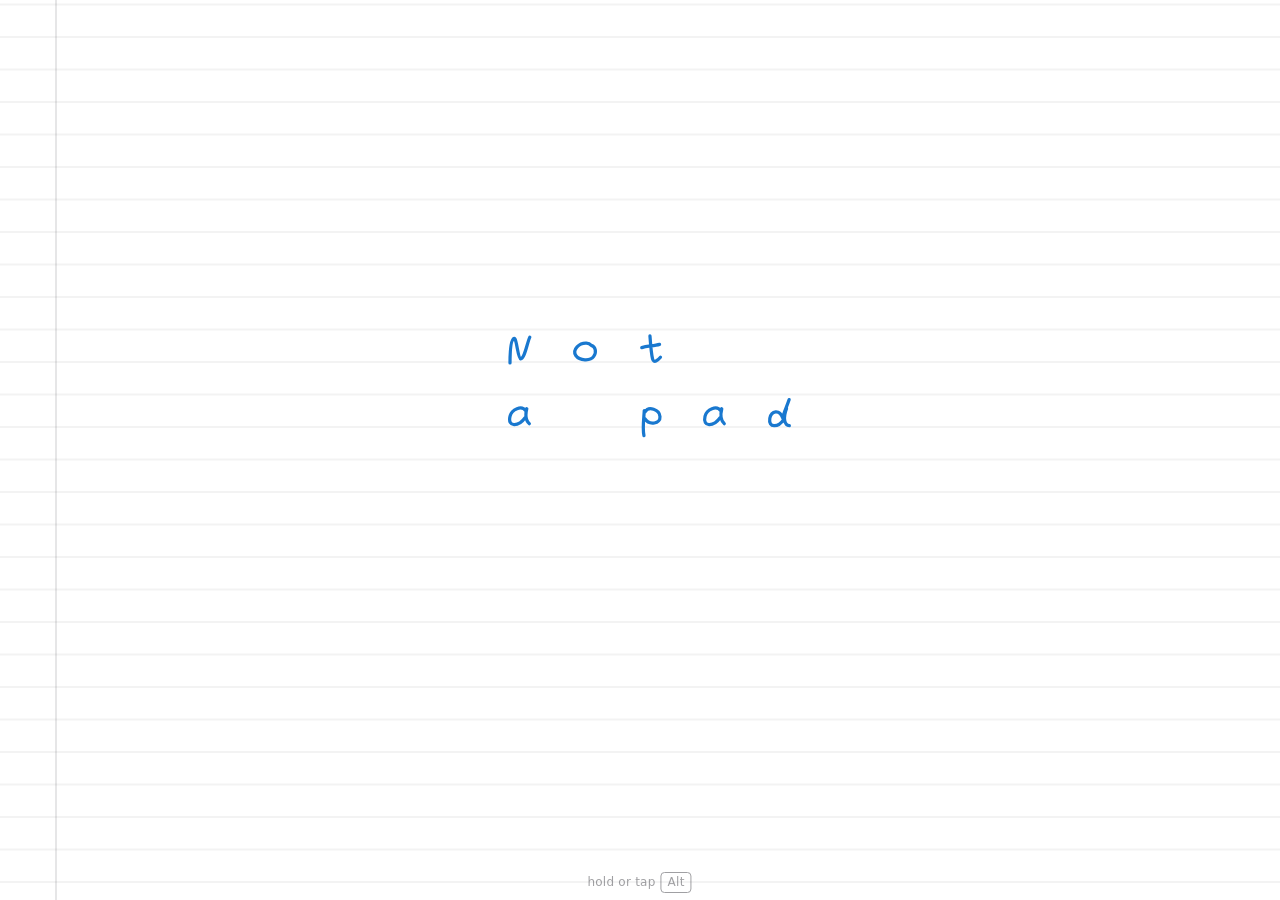
<file: site/index.html>
<!doctype html>
<html lang="en">
<head>
  <meta charset="utf-8" />
  <meta name="viewport" content="width=device-width, initial-scale=1, viewport-fit=cover" />
  <title>not-a-padSVG</title>
  <meta name="color-scheme" content="light dark" />
  <meta name="theme-color" content="#ffffff" media="(prefers-color-scheme: light)" />
  <meta name="theme-color" content="#16181c" media="(prefers-color-scheme: dark)" />
  <meta name="description" content="A workshop for building a composable SVG UI library, with small experiments you can try in X-Ray." />
  <link rel="stylesheet" href="./ui/preview-tile.css" />
  <link rel="stylesheet" href="./ui/agents/motion.css" />
  <link rel="stylesheet" href="./ui/budgeting/motion.css" />
  <link rel="stylesheet" href="./ui/pets/motion.css" />
  <link rel="stylesheet" href="./ui/inventory/motion.css" />
  <style>
    /* Layout: one sheet of paper. The wordmark sits on the prototype's 560x440 plane, centred.
       No visible words. The x-ray shows the tasks to come as icon tiles snapped to a canvas grid,
       placed at reveal time clear of the wordmark and the thumb.
       Blue = the user's ink, graphite = the app's ink, on every paper.
       Two inks only: light and dark, following the device unless the viewer picks one (data-scheme).
       Customisation is the paper ruling, drawn as SVG patterns registered to the wordmark. */
    :root { --paper: #ffffff; --blue: #1978cf; --ink: #202027; --kl: 1; --kt: 1; color-scheme: light; }
    @media (prefers-color-scheme: dark) { :root:not([data-theme="light"]):not([data-scheme="light"]) { --paper: #16181c; --blue: #5ea9f4; --ink: #e7e9ed; --kl: 1.55; --kt: 1.15; color-scheme: dark; } }
    :root[data-theme="dark"]:not([data-scheme="light"]), :root[data-scheme="dark"] { --paper: #16181c; --blue: #5ea9f4; --ink: #e7e9ed; --kl: 1.55; --kt: 1.15; color-scheme: dark; }
    :root {
      --rule: color-mix(in srgb, var(--ink) calc(32% * var(--kl)), transparent);
      --rule-faint: color-mix(in srgb, var(--ink) calc(14% * var(--kl)), transparent);
      --mono: ui-monospace, "SF Mono", "Cascadia Mono", "Segoe UI Mono", Menlo, Consolas, "Liberation Mono", monospace;
    }
    * { box-sizing: border-box; }
    html, body { width: 100%; height: 100%; margin: 0; overflow: hidden; background: var(--paper); color: var(--ink); }

    .sr-only {
      position: absolute; width: 1px; height: 1px; padding: 0; margin: -1px;
      overflow: hidden; clip: rect(0 0 0 0); white-space: nowrap; border: 0;
    }
    #probe {
      position: fixed; left: 0; top: 0; visibility: hidden; pointer-events: none;
      padding: env(safe-area-inset-top, 0px) env(safe-area-inset-right, 0px)
               env(safe-area-inset-bottom, 0px) env(safe-area-inset-left, 0px);
    }

    #app {
      position: fixed; inset: 0; width: 100%;
      height: 100%; height: 100dvh;
      overflow: hidden; background-color: var(--paper);
      font-family: var(--mono); color: var(--ink);
      cursor: pointer; touch-action: none;
      user-select: none; -webkit-user-select: none;
      -webkit-touch-callout: none; -webkit-tap-highlight-color: transparent;
    }

    /* ---------- the wordmark (prototype sizing, unchanged) ---------- */
    .stage {
      position: absolute; inset: 0; display: grid; place-items: center;
      padding: env(safe-area-inset-top, 0px) env(safe-area-inset-right, 0px)
               env(safe-area-inset-bottom, 0px) env(safe-area-inset-left, 0px);
      pointer-events: none;
    }
    #mark {
      pointer-events: auto; display: block; margin: 0; padding: 0;
      border: 0; background: none; color: inherit; font: inherit;
      cursor: pointer; border-radius: 10px; outline: none;
      -webkit-tap-highlight-color: transparent;
    }
    #mark:focus-visible { outline: 1px dashed var(--rule); outline-offset: 4px; }
    .art {
      display: block; width: min(96vw, 560px); height: auto;
      max-height: min(67dvh, 500px); overflow: visible;
    }
    #app[data-composing] { touch-action: auto; }
    #app[data-composing] #hint { visibility: hidden; }
    #phone-keyboard {
      position: absolute; z-index: 4;
      inset: max(6px, env(safe-area-inset-top)) max(10px, env(safe-area-inset-right))
             max(10px, env(safe-area-inset-bottom)) max(10px, env(safe-area-inset-left));
      --keyboard-ink: var(--ink);
      --keyboard-paper: var(--paper);
      --keyboard-accent: #136e65;
    }
    :root[data-scheme="dark"] #phone-keyboard,
    :root[data-theme="dark"]:not([data-scheme="light"]) #phone-keyboard { --keyboard-accent: #8dd8d0; }
    @media (prefers-color-scheme: dark) {
      :root:not([data-theme="light"]):not([data-scheme="light"]) #phone-keyboard { --keyboard-accent: #8dd8d0; }
    }
    .brand-letter, .reveal-letter {
      fill: none; stroke-width: 3.25; stroke-linecap: round; stroke-linejoin: round;
    }
    .brand-letter { stroke: var(--blue); }
    .reveal-letter { stroke: var(--ink); }
    .construction { color: var(--ink); }
    .construction path, .construction circle {
      stroke: currentColor; fill: none; stroke-width: 1; vector-effect: non-scaling-stroke;
    }
    .construction .hidden { opacity: min(1, calc(.24 * var(--kl))); stroke-dasharray: 3 5; }
    .construction .witness { opacity: min(1, calc(.17 * var(--kl))); }
    .construction .node { opacity: min(1, calc(.29 * var(--kl))); }

    /* ---------- x-ray visibility ---------- */
    .xr { opacity: 0; transition: opacity 150ms ease-out; }
    .is-on .xr { opacity: 1; transition: opacity 60ms linear; }

    .xi { opacity: 0; transition: opacity 90ms linear; }
    .is-on .xi { opacity: 1; transition: opacity 240ms ease var(--d, 0ms); }
    .is-on .xi.stowed { opacity: 0; }
    .instant, .instant * { transition: none !important; }

    /* ---------- overlay marks (press point, movement, input surface) ---------- */
    #marks { position: absolute; inset: 0; width: 100%; height: 100%; pointer-events: none; overflow: visible; z-index: 2; }
    #marks path, #marks circle { fill: none; stroke: var(--ink); stroke-width: 1; stroke-linecap: round; }
    #marks .proposed { stroke-dasharray: 3 5; opacity: min(1, calc(.3 * var(--kl))); }
    #marks .witness { opacity: min(1, calc(.22 * var(--kl))); }
    #marks .press-ring { opacity: min(1, calc(.3 * var(--kl))); }
    #marks .press-node { fill: var(--ink); stroke: none; opacity: min(1, calc(.45 * var(--kl))); }
    #marks .movement { stroke-dasharray: 4 6; opacity: min(1, calc(.5 * var(--kl))); }
    #marks .movement-head { opacity: min(1, calc(.7 * var(--kl))); stroke-width: 1.25; }
    #marks .station-path { opacity: min(1, calc(.29 * var(--kl))); stroke-dasharray: 0 5; }
    #marks .station-reveal { stroke: white; stroke-width: 3; --dur: 420ms; }
    #move[hidden] { display: none; }

    /* ---------- x-ray layer ---------- */
    #xray { position: absolute; inset: 0; z-index: 3; pointer-events: none; }
    #xray .station.stowed { visibility: hidden; }

    #want {
      position: absolute; left: 0; top: 0; width: 176px; height: 128px; padding: 0;
      border: 0; background: none; color: var(--ink); cursor: pointer; pointer-events: none;
      -webkit-tap-highlight-color: transparent;
    }
    #want[aria-disabled="true"] { cursor: default; }
    #want:focus-visible { outline: 1px dashed var(--ink); outline-offset: 3px; }
    #want svg { display: block; width: 100%; height: 100%; pointer-events: none; }
    #want-count {
      fill: currentColor; font: 800 78px/1 ui-sans-serif, system-ui, sans-serif;
      font-variant-numeric: tabular-nums; letter-spacing: -.045em;
    }
    #want-label { fill: none; stroke: var(--blue); stroke-width: 2; stroke-linecap: round; stroke-linejoin: round; }
    #want-underline { stroke-width: 1.2; }
    #want:not([aria-disabled="true"]):is(:active, .armed) #want-count { fill-opacity: .72; }

    /* Task tiles: dashed = proposed, i.e. coming. */
    .tile {
      position: absolute; left: 0; top: 0; transform-origin: 50% 50%; margin: 0; padding: 0;
      border: 0; background: none; color: inherit; font: inherit; border-radius: 6px;
      cursor: pointer; pointer-events: none; outline: none; -webkit-tap-highlight-color: transparent;
    }
    .tile.stowed, .ai.stowed { visibility: hidden; }
    .tile[data-status="concept"] { --status-mark: '○'; --status-ink: var(--ink); }
    .tile[data-status="planned"] { --status-mark: '–'; --status-ink: #527eb5; }
    .tile[data-status="cooking"] { --status-mark: '•'; --status-ink: #bd8044; }
    .tile[data-status="iterating"] { --status-mark: '◐'; --status-ink: #258e83; }
    .tile[data-status="added-to-library"] { --status-mark: '✓'; --status-ink: #598e5b; }
    .tile[data-status]::after {
      content: var(--status-mark); position: absolute; inset: 1px 3px auto auto;
      pointer-events: none; font: 10px/1 system-ui, sans-serif;
      color: color-mix(in srgb, var(--status-ink) 70%, var(--ink));
      opacity: .68;
    }
    .tile[data-experiment] { display: grid; place-items: center; }
    .tile[data-experiment] > .ic { position: absolute; inset: 0; }
    .tile[data-experiment] > .keyboard-launcher-art { position: relative; width: 58%; height: auto; pointer-events: none; }
    .tile[data-experiment] .frame { stroke-dasharray: none; }

    /* AI badges: any model or agent can plug into the agents hub. Dashed = proposed. */
    .ai {
      position: absolute; left: 0; top: 0; margin: 0; padding: 0; border: 0; background: none;
      color: inherit; border-radius: 50%; cursor: pointer; pointer-events: none; outline: none;
      -webkit-tap-highlight-color: transparent;
      opacity: 0; transition: opacity 90ms linear;
    }
    .is-on .ai { opacity: 1; transition: opacity 260ms ease var(--d, 0ms); }
    .ai .ic { width: 100%; height: 100%; }
    .ai .ring { fill: var(--paper); stroke: var(--ink); stroke-width: 1; vector-effect: non-scaling-stroke; opacity: min(1, calc(.34 * var(--kl))); }
    .ai .ast-bg { fill: var(--paper); stroke: none; }
    .ast { fill: none; stroke: var(--ink); stroke-width: 1.3; stroke-linecap: round; opacity: min(1, calc(.85 * var(--kt))); }
    .ai.soon .logo, .ai.soon .logo-s { opacity: min(1, calc(.55 * var(--kt))); }

    /* The footnote: vertical, in a bottom corner, the one word on the page. */
    #soon {
      position: absolute; left: 0; top: 0; margin: 0; display: flex; align-items: center; gap: 5px;
      writing-mode: vertical-rl; transform-origin: 0 0;
      font-size: 10px; letter-spacing: .14em; line-height: 1; white-space: nowrap;
      opacity: 0; pointer-events: none;
    }
    .is-on #soon { opacity: min(1, calc(.6 * var(--kt))); transition: opacity 260ms ease var(--d, 0ms); }
    .is-on #soon.stowed { opacity: 0; }
    #soon svg { width: 9px; height: 9px; overflow: visible; }
    .ai .logo { fill: var(--ink); opacity: min(1, calc(.78 * var(--kt))); }
    .ai .logo-s { fill: none; stroke: var(--ink); stroke-width: 1.6; stroke-linecap: round; stroke-linejoin: round; opacity: min(1, calc(.78 * var(--kt))); }
    .ai:hover .ring, .ai.armed .ring, .ai:focus-visible .ring, .ai.play .ring { stroke-width: 1.5; opacity: min(1, calc(.7 * var(--kl))); }
    .ai.play .ic { animation: pulse .45s ease both; }
    #marks .plug { stroke-dasharray: 2 4; opacity: min(1, calc(.2 * var(--kl))); }
    #marks .plug.out { animation: plug-out .5s linear 3; opacity: min(1, calc(.45 * var(--kl))); }
    #marks .plug.in { animation: plug-in .4s linear 2; opacity: min(1, calc(.5 * var(--kl))); }
    @keyframes plug-out { to { stroke-dashoffset: -12; } }
    @keyframes plug-in { to { stroke-dashoffset: 12; } }
    /* hidden-until-played parts */
    .steam, .spark, .rep, .bub, .wave { opacity: 0; }

    /* ---------- the little demos, one per task ---------- */
    @keyframes rewrite { 0%, 16% { stroke-dashoffset: 0 } 18%, 36% { stroke-dashoffset: 1.02 } 100% { stroke-dashoffset: 0 } }
    @keyframes flow { from { stroke-dashoffset: 0 } to { stroke-dashoffset: -.36 } }
    @keyframes meet { 0% { transform: none } 28%, 44% { transform: translate(14px, 6px) } 66%, 82% { transform: translate(21px, 12px) } 100% { transform: none } }
    @keyframes flip { 0% { transform: none } 22% { transform: scaleX(.06) } 44%, 100% { transform: none } }
    @keyframes steam { 0% { opacity: 0; transform: translateY(4px) } 45% { opacity: .75 } 100% { opacity: 0; transform: translateY(-5px) } }
    @keyframes ring-a { 0% { transform: none } 22% { transform: translateX(-7px) } 60%, 100% { transform: none } }
    @keyframes ring-b { 0% { transform: none } 22% { transform: translateX(7px) } 60%, 100% { transform: none } }
    @keyframes spark { 0%, 52% { transform: scale(0) rotate(0); opacity: 0 } 66% { transform: scale(1.2) rotate(45deg); opacity: 1 } 100% { transform: scale(0) rotate(90deg); opacity: 0 } }
    @keyframes lift { 0%, 100% { transform: none } 18% { transform: translateY(-8px) } 38% { transform: none } 58% { transform: translateY(-8px) } 78% { transform: none } }
    @keyframes rep { 0% { opacity: 0 } 8%, 86% { opacity: 1 } 100% { opacity: 0 } }
    @keyframes shuffle { 0%, 100% { transform: none } 32%, 66% { transform: translate(var(--tx), var(--ty)) rotate(var(--rot)) } }
    @keyframes land { 0% { opacity: 0; transform: translateY(-10px) } 28% { opacity: 1; transform: none } 38% { transform: translateY(-3px) } 48%, 100% { opacity: 1; transform: none } }
    @keyframes spin { to { transform: rotate(90deg) } }
    @keyframes sway { 0%, 100% { transform: none } 25% { transform: rotate(-7deg) } 70% { transform: rotate(6deg) } }
    @keyframes clink-a { 0%, 100% { transform: none } 35%, 55% { transform: rotate(13deg) } }
    @keyframes clink-b { 0%, 100% { transform: none } 35%, 55% { transform: rotate(-13deg) } }
    @keyframes hop { 0%, 100% { transform: none } 50% { transform: translateY(-4px) } }
    @keyframes press { 0%, 100% { transform: none } 50% { transform: scale(.5) } }
    @keyframes whisk { 0%, 100% { transform: none } 25% { transform: rotate(-14deg) } 75% { transform: rotate(14deg) } }
    @keyframes slide { 0% { opacity: 0; transform: translateX(10px) } 30%, 100% { opacity: 1; transform: none } }
    @keyframes nope { 20% { transform: translateX(-3px) } 40% { transform: translateX(3px) } 60% { transform: translateX(-2px) } 80% { transform: translateX(2px) } }

    .play .meet { animation: meet 2s cubic-bezier(.5, 0, .3, 1) both; }
    .play .page { animation: flip 1.9s ease both; transform-origin: 0 50%; }
    .play .ln { animation: rewrite 1.9s ease both; animation-delay: var(--ad, 0s); }
    .play .steam { animation: steam 1s ease-out 2 both; animation-delay: var(--ad, 0s); }
    .play .ring-a { animation: ring-a 1.8s cubic-bezier(.5, 0, .3, 1) both; }
    .play .ring-b { animation: ring-b 1.8s cubic-bezier(.5, 0, .3, 1) both; }
    .play .spark { animation: spark 1.8s ease both; }
    .play .bell { animation: lift 1.9s ease-in-out both; }
    .play .rep { animation: rep 1.9s ease both; animation-delay: var(--ad, 0s); }
    .play .arrow { stroke-dasharray: .14 .1; animation: flow .5s linear 4 both; }
    .play .circ { animation: rewrite 1.9s ease both; }
    .play .rnd { animation: shuffle 1.8s cubic-bezier(.5, 0, .3, 1) both; }
    .play .land { animation: land 1.6s ease both; }
    .play .rays { animation: spin 1.9s ease-in-out both; }
    .play .sway { animation: sway 1.9s ease-in-out both; transform-origin: 50% 100%; }
    .play .clink-a { animation: clink-a 1.6s ease both; transform-origin: 50% 100%; }
    .play .clink-b { animation: clink-b 1.6s ease both; transform-origin: 50% 100%; }
    .play .heart { animation: pulse .5s ease .55s both; }
    .play .hop { animation: hop .6s ease both; animation-delay: var(--ad, 0s); }
    .play .key { animation: press .3s ease both; animation-delay: var(--ad, 0s); }
    .play .whisk { animation: whisk .9s ease-in-out 2 both; transform-origin: 50% 100%; }
    .play .bub { animation: steam 1s ease-out 2 both; animation-delay: var(--ad, 0s); }
    .play .ring-card { animation: nope .4s ease 3; }
    .play .wave { animation: rep 1.6s ease both; animation-delay: var(--ad, 0s); }
    .play .slide { animation: slide 1.9s ease both; }

    /* ---------- paper rulings (app's ink, faint) ---------- */
    #paper { position: absolute; inset: 0; width: 100%; height: 100%; pointer-events: none; z-index: 0; }
    #paper .rl { fill: none; stroke: var(--ink); opacity: min(1, calc(.11 * var(--kl))); }
    #paper .rl.major { opacity: min(1, calc(.2 * var(--kl))); }
    #paper .rl.minor { opacity: min(1, calc(.065 * var(--kl))); }
    #paper .dot { fill: var(--ink); stroke: none; opacity: min(1, calc(.3 * var(--kl))); }
    #paper .margin { fill: none; stroke: var(--ink); stroke-width: 1; opacity: min(1, calc(.22 * var(--kl))); }

    /* Paper picker: swatches drawn with the same ruling, plus light/dark. */
    #papers {
      position: absolute; left: 0; top: 0; display: flex; gap: 2px; padding: 3px;
      border: 1px solid var(--rule); background: var(--paper); border-radius: 4px;
    }
    .pbtn {
      width: 38px; height: 44px; display: grid; place-items: center; margin: 0; padding: 0;
      border: 0; background: none; color: var(--ink); border-radius: 3px; cursor: pointer;
      pointer-events: none; outline: none; -webkit-tap-highlight-color: transparent;
    }
    .pbtn .ic { width: 26px; height: 26px; }
    .pbtn .sw-frame { fill: var(--paper); stroke: var(--ink); stroke-width: 1; opacity: min(1, calc(.4 * var(--kl))); }
    .pbtn .sw-l { fill: none; stroke: var(--ink); stroke-width: .8; opacity: min(1, calc(.45 * var(--kl))); }
    .pbtn .sw-d { fill: var(--ink); opacity: min(1, calc(.55 * var(--kl))); }
    .pbtn[aria-pressed="true"] .sw-frame { stroke-width: 1.6; opacity: min(1, calc(.85 * var(--kt))); }
    .pbtn.sep { margin-left: 5px; }
    #papers.vert { flex-direction: column; }
    #papers.vert .pbtn { height: 40px; }
    #papers.vert .pbtn.sep { margin-left: 0; margin-top: 5px; }
    #papers.grid { display: grid; grid-template-columns: repeat(4, 38px); }
    #papers.grid .pbtn.sep { margin-left: 0; }
    .pbtn:hover, .pbtn.armed { background: color-mix(in srgb, var(--ink) calc(9% * var(--kl)), transparent); }
    .pbtn:focus-visible { outline: 1.5px solid var(--ink); outline-offset: -2px; }

    /* Links: a small solid title block, icons only. Solid = exists. */
    #links {
      position: absolute; left: 0; top: 0; display: flex; gap: 2px; padding: 3px;
      border: 1px solid var(--rule); background: var(--paper); border-radius: 4px;
    }
    .ilink {
      width: 44px; height: 44px; display: grid; place-items: center; border-radius: 3px;
      color: var(--ink); pointer-events: none; outline: none; -webkit-tap-highlight-color: transparent;
    }
    .ilink .ic { width: 22px; height: 22px; overflow: visible; }
    .ilink .logo-gh { fill: var(--ink); opacity: min(1, calc(.8 * var(--kt))); }
    .ilink .star { fill: var(--paper); stroke: var(--ink); stroke-width: 1.1; stroke-linejoin: round; transition: fill 160ms; }
    .ilink:hover .star, .ilink.armed .star, .ilink:focus-visible .star { fill: var(--blue); stroke: var(--blue); }
    .ilink:hover, .ilink.armed { background: color-mix(in srgb, var(--ink) calc(9% * var(--kl)), transparent); }
    .ilink:focus-visible { outline: 1.5px solid var(--ink); outline-offset: -2px; }
    .ilink.nope { animation: nope .42s ease; }
    #app.is-on :is(.tile, .ai, .pbtn, .ilink, #want) { pointer-events: auto; }

    /* ---------- the quiet hint: press, hold, follow a path to a tile ---------- */
    #hint {
      position: absolute; left: 50%; z-index: 1; width: 76px; height: 30px; margin: 0;
      bottom: calc(env(safe-area-inset-bottom, 0px) + 9px); transform: translateX(-50%);
      opacity: min(1, calc(.62 * var(--kt))); transition: opacity 700ms ease; pointer-events: none;
    }
    #hint svg { display: block; width: 100%; height: 100%; overflow: visible; }
    #hint .s { fill: none; stroke: var(--ink); stroke-width: 1.25; stroke-linecap: round; stroke-linejoin: round; }
    #hint .h-dot { fill: var(--ink); transform-box: fill-box; transform-origin: center; animation: h-dot 3.8s ease-in-out infinite; }
    #hint .h-ring { transform-box: fill-box; transform-origin: center; animation: h-ring 3.8s ease-in-out infinite; }
    #hint .h-path { stroke-dasharray: 1 2; stroke-dashoffset: 1.02; animation: h-path 3.8s ease-in-out infinite; }
    #hint .h-head { animation: h-head 3.8s ease-in-out infinite; }
    #hint .h-tile { stroke-dasharray: 2 2.5; transform-box: fill-box; transform-origin: center; animation: h-tile 3.8s ease-in-out infinite; }
    @keyframes h-dot { 0%, 100% { transform: none } 8%, 72% { transform: scale(.75) } 84% { transform: none } }
    @keyframes h-ring { 0%, 6% { transform: scale(.3); opacity: 0 } 30%, 72% { transform: none; opacity: 1 } 86%, 100% { transform: none; opacity: 0 } }
    @keyframes h-path { 0%, 30% { stroke-dashoffset: 1.02; opacity: 1 } 54%, 72% { stroke-dashoffset: 0; opacity: 1 } 86%, 100% { stroke-dashoffset: 0; opacity: 0 } }
    @keyframes h-head { 0%, 52% { opacity: 0 } 56%, 72% { opacity: 1 } 86%, 100% { opacity: 0 } }
    @keyframes h-tile { 0%, 54% { opacity: 0; transform: scale(.6) } 62%, 74% { opacity: 1; transform: none } 88%, 100% { opacity: 0; transform: none } }
    #app[data-hint="1"] #hint { opacity: min(1, calc(.3 * var(--kt))); }
    #app[data-hint="2"] #hint { opacity: 0; }
    #app.is-on #hint { opacity: 0; transition-duration: 120ms; }

    #touchhint { display: none; }
    @media (hover: none), (pointer: coarse) {
      #hint { width: auto; height: auto; bottom: calc(env(safe-area-inset-bottom, 0px) + 12px);
              opacity: min(1, calc(.42 * var(--kt))); }
      #hint svg { display: none; }
      #touchhint { display: block; font: 12px/1 ui-sans-serif, system-ui, sans-serif; letter-spacing: .02em; color: var(--ink); }
      #app[data-hint="1"] #hint, #app[data-hint="2"] #hint { opacity: min(1, calc(.26 * var(--kt))); }
      #app.is-on #hint { opacity: 0; }
    }

    /* The desktop hint shows the next toggle action whenever Alt isn't being used to peek. */
    #keyhint { display: none; }
    @media (hover: hover) and (pointer: fine) {
      #hint { width: auto; height: auto; white-space: nowrap; bottom: calc(env(safe-area-inset-bottom, 0px) + 12px);
              opacity: min(1, calc(.42 * var(--kt))); }
      #hint svg { display: none; }
      #app:not([data-xray="peek"]) #keyhint { display: block; }
      #keyhint { font: 12px/1 ui-sans-serif, system-ui, sans-serif; letter-spacing: .02em; color: var(--ink); }
      #keyhint kbd { font: inherit; padding: 2px 6px 3px; margin: 0 1px; border: 1px solid currentColor; border-radius: 4px; }
      #keyhint [data-hint-for] { display: none; }
      #app[data-xray="off"] [data-hint-for="off"],
      #app[data-xray="kept"] [data-hint-for="kept"] { display: inline; }
      #app[data-hint="1"] #hint, #app[data-hint="2"] #hint { opacity: min(1, calc(.26 * var(--kt))); }
      #app.alt-hint-flash[data-xray="off"] #hint { opacity: .9; transition-duration: 150ms; }
      #app[data-xray="peek"] #hint { opacity: 0; }
      #app[data-xray="kept"] #hint { opacity: min(1, calc(.42 * var(--kt))); transition-duration: 250ms; }
    }

    @media (prefers-reduced-motion: reduce) {
      .xi, .is-on .xi { transition: none !important; }
      .xr, .is-on .xr { transition: opacity 120ms linear; }
      #hint * { animation: none !important; }
      #app #hint { transition: none !important; }
      #hint .h-path { stroke-dashoffset: 0; }
    }
  </style>
</head>
<body>
  <div id="probe" aria-hidden="true"></div>
  <div id="app" data-xray="off" data-hint="0">
    <h1 class="sr-only">not-a-padSVG</h1>

    <!-- Paper ruling. Pattern units are the wordmark's plane: one rule = the 32.5-unit half-step between
         the Not and a pad baselines; the grid's origin sits on the S-V-G registration line. -->
    <svg id="paper" aria-hidden="true" xmlns="http://www.w3.org/2000/svg">
      <defs>
        <pattern id="pat-ruled" patternUnits="userSpaceOnUse" width="65" height="32.5">
          <path class="rl" d="M -1 0 H 66 M -1 32.5 H 66" />
        </pattern>
        <pattern id="pat-grid" patternUnits="userSpaceOnUse" width="16.25" height="16.25">
          <path class="rl" d="M 0 0 V 16.25 M 16.25 0 V 16.25 M 0 0 H 16.25 M 0 16.25 H 16.25" />
        </pattern>
        <pattern id="pat-graph" patternUnits="userSpaceOnUse" width="32.5" height="32.5">
          <path class="rl minor" d="M 8.125 0 V 32.5 M 16.25 0 V 32.5 M 24.375 0 V 32.5 M 0 8.125 H 32.5 M 0 16.25 H 32.5 M 0 24.375 H 32.5" />
          <path class="rl major" d="M 0 0 V 32.5 M 32.5 0 V 32.5 M 0 0 H 32.5 M 0 32.5 H 32.5" />
        </pattern>
        <pattern id="pat-dots" patternUnits="userSpaceOnUse" width="16.25" height="16.25">
          <circle class="dot" cx="0" cy="0" r="1" /><circle class="dot" cx="16.25" cy="0" r="1" />
          <circle class="dot" cx="0" cy="16.25" r="1" /><circle class="dot" cx="16.25" cy="16.25" r="1" />
        </pattern>
        <pattern id="pat-iso" patternUnits="userSpaceOnUse" width="28.146" height="16.25">
          <path class="rl" d="M 0 0 L 28.146 16.25 M 0 16.25 L 28.146 0 M 0 0 V 16.25 M 14.073 0 V 16.25 M 28.146 0 V 16.25" />
        </pattern>
      </defs>
      <rect id="paper-fill" x="0" y="0" width="100%" height="100%" fill="url(#pat-ruled)" />
      <path id="paper-margin" class="margin" d="" />
    </svg>

    <div class="stage">
      <button id="mark" type="button" aria-pressed="false" aria-label="not-a-padSVG. X-Ray" aria-describedby="hint-desc">
        <svg class="art" viewBox="0 0 560 440" xmlns="http://www.w3.org/2000/svg" role="img" aria-labelledby="mark-title mark-desc">
          <title id="mark-title">not-a-padSVG wordmark</title>
          <desc id="mark-desc">Blue handwritten "Not" above "a pad". In the x-ray, black handwritten S, V, G appear in a column beneath the d.</desc>
          <defs>
            <mask id="reg-wipe" maskUnits="userSpaceOnUse" x="437" y="164" width="20" height="252">
              <rect class="wipe-y" style="--d:640ms;--dur:340ms" x="437" y="166" width="20" height="250" fill="#fff" />
            </mask>
          </defs>
          <g class="brand-letter">
            <!-- NOT -->
            <g transform="translate(160 121) rotate(-5)">
              <path d="M -11 11 C -10 0 -8 -12 -5 -13 C -2 -14 -3 7 0 8 C 4 8 8 -8 11 -13" />
            </g>
            <g transform="translate(225 121) rotate(3)">
              <path d="M 6 -6 C 10 -5 12 0 9 5 C 6 10 -5 10 -9 5 C -13 -1 -6 -8 1 -8 C 3 -8 5 -7 6 -6 Z" />
            </g>
            <g transform="translate(290 121) rotate(-4)">
              <path d="M 1 -15 C 1 -5 1 3 2 8 C 3 13 7 10 10 7 M -8 -4 C -2 -5 5 -5 10 -6" />
            </g>
            <g transform="translate(160 186) rotate(-2)">
              <path d="M 6 -5 C 2 -11 -8 -7 -10 0 C -13 11 -2 11 5 2 M 7 -7 C 5 0 6 5 9 8" />
            </g>
            <!-- PAD -->
            <g transform="translate(290 186) rotate(3)">
              <path d="M -6 -5 C -6 2 -7 13 -5 20 M -5 -4 C -2 -10 9 -7 10 0 C 11 7 0 10 -5 3" />
            </g>
            <g transform="translate(355 186) rotate(-2)">
              <path d="M 6 -5 C 2 -11 -8 -7 -10 0 C -13 11 -2 11 5 2 M 7 -7 C 5 0 6 5 9 8" />
            </g>
            <g transform="translate(420 186) rotate(4)">
              <path d="M 8 -17 C 6 -9 3 -3 3 2 C -1 -7 -9 -5 -10 3 C -11 13 -1 12 4 3 M 6 -8 C 3 2 5 9 10 9" />
            </g>
          </g>

          <g class="xr" aria-hidden="true">
            <!-- Registration: S, V, G share the vertical beneath the d. Drawn after the letters, to explain them. -->
            <g class="construction">
              <g mask="url(#reg-wipe)"><path class="hidden" d="M 447 172 L 447 412" /></g>
              <path class="witness pen" pathLength="1" style="--d:700ms;--dur:90ms" d="M 433 190 H 442" />
              <path class="witness pen" pathLength="1" style="--d:770ms;--dur:90ms" d="M 433 263 H 442" />
              <path class="witness pen" pathLength="1" style="--d:840ms;--dur:90ms" d="M 433 335 H 442" />
              <path class="witness pen" pathLength="1" style="--d:910ms;--dur:90ms" d="M 433 406 H 442" />
              <g class="pop" style="--d:720ms"><circle class="node" cx="447" cy="190" r="2" /></g>
              <g class="pop" style="--d:790ms"><circle class="node" cx="447" cy="263" r="2" /></g>
              <g class="pop" style="--d:860ms"><circle class="node" cx="447" cy="335" r="2" /></g>
              <g class="pop" style="--d:930ms"><circle class="node" cx="447" cy="406" r="2" /></g>
            </g>
            <g transform="translate(420 260) rotate(-5)"><g class="reveal-letter">
              <path class="pen" pathLength="1" style="--d:0ms;--dur:260ms" d="M 9 -9 C 5 -15 -10 -10 -9 -4 C -8 0 4 -2 8 3 C 13 10 -3 15 -10 8" />
            </g></g>
            <g transform="translate(420 332) rotate(2)"><g class="reveal-letter">
              <path class="pen" pathLength="1" style="--d:250ms;--dur:220ms" d="M -11 -11 C -8 -4 -3 7 0 12 C 3 8 9 -5 11 -12" />
            </g></g>
            <g transform="translate(420 402) rotate(-3)"><g class="reveal-letter">
              <path class="pen" pathLength="1" style="--d:470ms;--dur:240ms" d="M 10 -11 C 3 -15 -8 -9 -10 0 C -11 10 0 13 8 7 C 9 5 9 1 9 -1 L -1 0" />
            </g></g>
          </g>
        </svg>
      </button>
    </div>

    <svg id="marks" class="xr" aria-hidden="true" xmlns="http://www.w3.org/2000/svg">
      <defs>
        <mask id="input-wipe" maskUnits="userSpaceOnUse" x="0" y="0" width="100%" height="100%">
          <rect id="input-wipe-rect" class="wipe-x" style="--d:820ms;--dur:420ms" x="0" y="0" width="0" height="20" fill="#fff" />
        </mask>
        <mask id="papers-path-wipe" maskUnits="userSpaceOnUse" x="0" y="0" width="100%" height="100%">
          <path class="station-reveal pen" pathLength="1" />
        </mask>
        <mask id="links-path-wipe" maskUnits="userSpaceOnUse" x="0" y="0" width="100%" height="100%">
          <path class="station-reveal pen" pathLength="1" />
        </mask>
        <mask id="want-path-wipe" maskUnits="userSpaceOnUse" x="0" y="0" width="100%" height="100%">
          <path class="station-reveal pen" pathLength="1" />
        </mask>
      </defs>
      <!-- a proposed edge where a phone keyboard would rise: the app draws its own input surface -->
      <g id="input-surface">
        <path id="input-line" class="proposed" mask="url(#input-wipe)" d="" />
        <path id="input-ticks" class="witness pen" pathLength="1" style="--d:1150ms;--dur:120ms" d="" />
      </g>
      <g id="press">
        <circle class="press-ring pen" pathLength="1" style="--d:0ms;--dur:200ms" r="18" cx="0" cy="0" />
        <circle class="press-node" r="2" cx="0" cy="0" />
      </g>
      <g id="ai-links"></g>
      <g id="station-paths">
        <path class="station-path" data-station="papers" mask="url(#papers-path-wipe)" />
        <path class="station-path" data-station="links" mask="url(#links-path-wipe)" />
        <path class="station-path" data-station="want" mask="url(#want-path-wipe)" />
      </g>
      <g id="move" hidden>
        <path class="movement" d="" />
        <path class="movement-head" d="" />
      </g>
    </svg>

    <!-- The x-ray. No visible words; screen readers get them from the labels. -->
    <section id="xray" class="xr" aria-label="X-ray">
      <p class="sr-only">A showcase for a composable SVG interface library. X-Ray holds small experiments in artwork, motion, and interaction. Hold Alt to peek or tap Alt to keep X-Ray open. On a touch screen, hold or tap the wordmark. Select a tile to try its preview or open the phone keyboard.</p>

      <button class="tile" type="button" data-experiment="phone-keyboard" data-status="iterating"
              aria-label="Phone keyboard. Iterating." title="Phone keyboard · Iterating">
        <svg class="ic" viewBox="0 0 56 56" aria-hidden="true">
          <rect class="frame" x="2" y="2" width="52" height="52" rx="6"/>
        </svg>
      </button>
      <button class="tile" type="button" data-task="lists" aria-label="Lists. Coming soon. Play a preview.">
        <svg class="ic" viewBox="-7 -7 62 62" aria-hidden="true">
          <g class="pop"><rect class="frame" x="-6" y="-6" width="60" height="60" rx="5" /></g>
          <rect class="g pen" x="7" y="9" width="8" height="8" rx="1.5" />
          <path class="b pen" d="M20 13 c3 -2.5 5 2.5 8 0 s5 -2.5 9 0" />
          <rect class="g pen" x="7" y="20" width="8" height="8" rx="1.5" />
          <path class="b pen" d="M20 24 c3 -2.5 5 2.5 8 0 s4 -2 6 0" />
          <rect class="g pen" x="7" y="31" width="8" height="8" rx="1.5" />
          <path class="b pen" d="M20 35 c3 -2.5 5 2.5 8 0 s6 -2.5 11 0" />
          <path class="g fx tick" pathLength="1" style="--ad:.1s" d="M8.8 13 l2.2 2.3 l4.2 -5" />
          <path class="g fx tick" pathLength="1" style="--ad:.45s" d="M8.8 24 l2.2 2.3 l4.2 -5" />
          <path class="g fx tick" pathLength="1" style="--ad:.8s" d="M8.8 35 l2.2 2.3 l4.2 -5" />
        </svg>
      </button>

      <button class="tile" type="button" data-task="calendar" aria-label="Calendar and meetings. Coming soon. Play a preview.">
        <svg class="ic" viewBox="-7 -7 62 62" aria-hidden="true">
          <g class="pop"><rect class="frame" x="-6" y="-6" width="60" height="60" rx="5" /></g>
          <rect class="g pen" x="6" y="10" width="36" height="32" rx="3" />
          <path class="g pen" d="M6 18 H42" />
          <path class="g pen" d="M15 6 V13" />
          <path class="g pen" d="M33 6 V13" />
          <g class="pop">
            <circle class="gf" cx="31" cy="24" r="1" /><circle class="gf" cx="37" cy="24" r="1" />
            <circle class="gf" cx="12" cy="30.5" r="1" /><circle class="gf" cx="19" cy="30.5" r="1" /><circle class="gf" cx="26" cy="30.5" r="1" /><circle class="gf" cx="33" cy="30.5" r="1" />
            <circle class="gf" cx="12" cy="37" r="1" /><circle class="gf" cx="19" cy="37" r="1" /><circle class="gf" cx="26" cy="37" r="1" /><circle class="gf" cx="33" cy="37" r="1" />
          </g>
          <rect class="b pen meet" x="10" y="21.8" width="13" height="4.6" rx="1.5" />
        </svg>
      </button>

      <button class="tile" type="button" data-task="daily" aria-label="Daily notes. Coming soon. Play a preview.">
        <svg class="ic" viewBox="-7 -7 62 62" aria-hidden="true">
          <g class="pop"><rect class="frame" x="-6" y="-6" width="60" height="60" rx="5" /></g>
          <g class="page">
            <path class="g pen" d="M11 6 H30 L38 14 V42 H11 Z" />
            <path class="g pen" d="M30 6 V14 H38" />
            <path class="b pen ln" d="M16 21 c3 -2 5 2 8 0 s5 -2 9 0" />
            <path class="b pen ln" style="--ad:.12s" d="M16 28 c3 -2 5 2 8 0 s4 -2 7 0" />
            <path class="b pen ln" style="--ad:.24s" d="M16 35 c3 -2 4 2 6 0" />
          </g>
        </svg>
      </button>

      <button id="agents-tile" class="tile" type="button"></button>

      <button class="tile" type="button" data-task="meals" aria-label="Meal plans. Coming soon. Play a preview.">
        <svg class="ic" viewBox="-7 -7 62 62" aria-hidden="true">
          <g class="pop"><rect class="frame" x="-6" y="-6" width="60" height="60" rx="5" /></g>
          <circle class="g pen" cx="24" cy="28" r="11" />
          <circle class="g pen faint" cx="24" cy="28" r="7" />
          <path class="b pen" d="M20.5 28 c1.5 -3 5.5 -3 7 0 c-1.5 3 -5.5 3 -7 0 z" />
          <path class="g pen" d="M5.5 16 V21 Q8 25 10.5 21 V16" />
          <path class="g pen" d="M8 23 V40" />
          <path class="g pen" d="M41 40 V16 Q37 19 37.5 28 H41" />
          <path class="g steam" style="--ad:0s" d="M20 13 c-1.6 -1.6 1.6 -3.2 0 -4.8" />
          <path class="g steam" style="--ad:.2s" d="M24 12 c-1.6 -1.6 1.6 -3.2 0 -4.8" />
          <path class="g steam" style="--ad:.4s" d="M28 13 c-1.6 -1.6 1.6 -3.2 0 -4.8" />
        </svg>
      </button>

      <button class="tile" type="button" data-task="wedding" aria-label="Wedding plans. Coming soon. Play a preview.">
        <svg class="ic" viewBox="-7 -7 62 62" aria-hidden="true">
          <g class="pop"><rect class="frame" x="-6" y="-6" width="60" height="60" rx="5" /></g>
          <g class="ring-a"><circle class="g pen" cx="18" cy="29" r="9" /></g>
          <g class="ring-b">
            <circle class="g pen" cx="30" cy="29" r="9" />
            <path class="b pen" d="M27 16 L30 12 L33 16 L30 20 Z" />
          </g>
          <path class="g spark" d="M41 6 V13 M37.5 9.5 H44.5" />
        </svg>
      </button>

      <button class="tile" type="button" data-task="workout" aria-label="Workout plans. Coming soon. Play a preview.">
        <svg class="ic" viewBox="-7 -7 62 62" aria-hidden="true">
          <g class="pop"><rect class="frame" x="-6" y="-6" width="60" height="60" rx="5" /></g>
          <g class="bell">
            <path class="g pen" d="M12 22 H36" />
            <rect class="g pen" x="8" y="14" width="5" height="16" rx="1.5" />
            <rect class="g pen" x="35" y="14" width="5" height="16" rx="1.5" />
            <rect class="g pen" x="4.5" y="17" width="3.5" height="10" rx="1" />
            <rect class="g pen" x="40" y="17" width="3.5" height="10" rx="1" />
          </g>
          <path class="g pen faint" d="M6 41 H42" />
          <path class="b rep" style="--ad:.3s" d="M21 37 V32.5" />
          <path class="b rep" style="--ad:1.05s" d="M27 37 V32.5" />
        </svg>
      </button>

      <button class="tile" type="button" data-task="explain" aria-label="Technical explanations. Coming soon. Play a preview.">
        <svg class="ic" viewBox="-7 -7 62 62" aria-hidden="true">
          <g class="pop"><rect class="frame" x="-6" y="-6" width="60" height="60" rx="5" /></g>
          <rect class="g pen" x="4" y="8" width="15" height="10" rx="1.5" />
          <rect class="g pen" x="29" y="8" width="15" height="10" rx="1.5" />
          <rect class="g pen" x="16.5" y="32" width="15" height="10" rx="1.5" />
          <path class="g pen arrow" d="M19.5 13 H28" />
          <path class="g pen" d="M25.5 10.5 L28.3 13 L25.5 15.5" />
          <path class="g pen arrow" d="M36.5 18.5 L28 31" />
          <path class="g pen" d="M28.1 26.8 L28 31 L31.9 29.4" />
          <path class="b pen circ" d="M2.5 12.5 C2 5 21 4.5 21 12.5 C21 20 4 20.5 3.5 14" />
        </svg>
      </button>

      <button class="tile" type="button" data-task="random" aria-label="Random stuff. Coming soon. Play a preview.">
        <svg class="ic" viewBox="-7 -7 62 62" aria-hidden="true">
          <g class="pop"><rect class="frame" x="-6" y="-6" width="60" height="60" rx="5" /></g>
          <path class="g pen rnd" style="--tx:16px;--ty:-14px;--rot:120deg" d="M8 36 L14 26 L20 36 Z" />
          <circle class="g pen rnd" style="--tx:-18px;--ty:16px;--rot:0deg" cx="34" cy="13" r="5" />
          <path class="b pen rnd" style="--tx:6px;--ty:22px;--rot:-30deg" d="M7 12 c3 -4 6 4 9 0 s6 4 9 0" />
          <rect class="g pen rnd" style="--tx:-14px;--ty:-18px;--rot:45deg" x="29" y="29" width="10" height="10" rx="1.5" />
          <g class="pop"><circle class="gf rnd" style="--tx:10px;--ty:-8px;--rot:0deg" cx="24" cy="24" r="1.8" /></g>
        </svg>
      </button>

      <button id="budgeting-tile" class="tile" type="button"></button>

      <button class="tile" type="button" data-task="journal" aria-label="Journaling. Coming soon. Play a preview.">
        <svg class="ic" viewBox="-7 -7 62 62" aria-hidden="true">
          <g class="pop"><rect class="frame" x="-6" y="-6" width="60" height="60" rx="5" /></g>
          <path class="g pen" d="M 24 12 C 18 9 10 9 6 11 V 38 C 10 36 18 36 24 39 C 30 36 38 36 42 38 V 11 C 38 9 30 9 24 12 Z" />
          <path class="g pen" d="M 24 12 V 39" />
          <path class="b pen ln" d="M 10 18 c 3 -1.5 6 1.5 10 0" />
          <path class="b pen ln" style="--ad:.12s" d="M 10 24 c 3 -1.5 6 1.5 10 0" />
          <path class="b pen ln" style="--ad:.24s" d="M 10 30 c 3 -1.5 4 1.5 7 0" />
          <path class="g pen land" d="M 33 10 V 22 L 35.5 19.5 L 38 22 V 10" />
        </svg>
      </button>

      <button class="tile" type="button" data-task="travel" aria-label="Travel planning. Coming soon. Play a preview.">
        <svg class="ic" viewBox="-7 -7 62 62" aria-hidden="true">
          <g class="pop"><rect class="frame" x="-6" y="-6" width="60" height="60" rx="5" /></g>
          <path class="g pen" d="M 6 12 L 17 8 L 31 12 L 42 8 V 36 L 31 40 L 17 36 L 6 40 Z" />
          <path class="g pen faint" d="M 17 8 V 36" />
          <path class="g pen faint" d="M 31 12 V 40" />
          <path class="b pen ln" d="M 10 34 C 14 27 20 31 24 23 S 33 20 36 17" />
          <path class="g pen land" d="M 37 5 c -2.6 0 -4.5 2 -4.5 4.4 c 0 3.2 4.5 7.6 4.5 7.6 s 4.5 -4.4 4.5 -7.6 c 0 -2.4 -1.9 -4.4 -4.5 -4.4 z" />
        </svg>
      </button>

      <button class="tile" type="button" data-task="vacation" aria-label="Vacation planning. Coming soon. Play a preview.">
        <svg class="ic" viewBox="-7 -7 62 62" aria-hidden="true">
          <g class="pop"><rect class="frame" x="-6" y="-6" width="60" height="60" rx="5" /></g>
          <g class="rays"><circle class="g pen" cx="39" cy="9" r="3.6" /><path class="g pen" d="M 39 1.5 V 3.5 M 39 14.5 V 16.5 M 31.5 9 H 33.5 M 44.5 9 H 46.5 M 33.7 3.7 L 35.1 5.1 M 42.9 12.9 L 44.3 14.3 M 33.7 14.3 L 35.1 12.9 M 42.9 5.1 L 44.3 3.7" /></g>
          <g class="sway">
            <path class="g pen" d="M 8 25 A 14 14 0 0 1 36 25 Q 31.3 22 26.7 25 Q 22 22 17.3 25 Q 12.7 22 8 25 Z" />
            <path class="g pen" d="M 22 25 V 41" />
          </g>
          <path class="b pen" d="M 4 43 c 3 -2 5 2 8 0 s 5 -2 8 0 s 5 2 8 0 s 5 -2 8 0 s 5 2 8 0" />
        </svg>
      </button>

      <button class="tile" type="button" data-task="date" aria-label="Date planning. Coming soon. Play a preview.">
        <svg class="ic" viewBox="-7 -7 62 62" aria-hidden="true">
          <g class="pop"><rect class="frame" x="-6" y="-6" width="60" height="60" rx="5" /></g>
          <g class="clink-a">
            <path class="g pen" d="M 12 16 H 21 Q 21 27 16.5 29 Q 12 27 12 16 Z" />
            <path class="g pen" d="M 16.5 29 V 39 M 12.5 39.5 H 20.5" />
          </g>
          <g class="clink-b">
            <path class="g pen" d="M 27 16 H 36 Q 36 27 31.5 29 Q 27 27 27 16 Z" />
            <path class="g pen" d="M 31.5 29 V 39 M 27.5 39.5 H 35.5" />
          </g>
          <path class="b pen heart" d="M 24 8 c -1.5 -2.4 -5 -1.3 -5 1 c 0 2.2 5 5 5 5 s 5 -2.8 5 -5 c 0 -2.3 -3.5 -3.4 -5 -1 z" />
        </svg>
      </button>

      <button id="pets-tile" class="tile" type="button"></button>

      <button class="tile" type="button" data-task="family" aria-label="Keeping track of your family. Coming soon. Play a preview.">
        <svg class="ic" viewBox="-7 -7 62 62" aria-hidden="true">
          <g class="pop"><rect class="frame" x="-6" y="-6" width="60" height="60" rx="5" /></g>
          <path class="b pen ln" d="M 15 10 Q 24 2 33 10" />
          <path class="b pen ln" style="--ad:.15s" d="M 24 6.5 V 19" />
          <g class="hop" style="--ad:.2s"><circle class="g pen" cx="15" cy="15" r="4.5" /><path class="g pen" d="M 7 35 c 0 -7 4 -11 8 -11 s 8 4 8 11" /></g>
          <g class="hop" style="--ad:.35s"><circle class="g pen" cx="33" cy="15" r="4.5" /><path class="g pen" d="M 25 35 c 0 -7 4 -11 8 -11 s 8 4 8 11" /></g>
          <g class="hop" style="--ad:.5s"><circle class="g pen" cx="24" cy="25" r="3.3" /><path class="g pen" d="M 18.5 41 c 0 -5 2.5 -8 5.5 -8 s 5.5 3 5.5 8" /></g>
        </svg>
      </button>

      <button class="tile" type="button" data-task="calc" aria-label="Using it as a calculator. Coming soon. Play a preview.">
        <svg class="ic" viewBox="-7 -7 62 62" aria-hidden="true">
          <g class="pop"><rect class="frame" x="-6" y="-6" width="60" height="60" rx="5" /></g>
          <rect class="g pen" x="10" y="5" width="28" height="38" rx="3" />
          <rect class="g pen" x="14" y="9" width="20" height="9" rx="1.5" />
          <path class="b pen ln" d="M 22 13.5 h 9" />
          <g class="pop">
            <circle class="gf key" style="--ad:0s" cx="17" cy="25" r="1.8" /><circle class="gf key" style="--ad:.2s" cx="24" cy="25" r="1.8" /><circle class="gf key" cx="31" cy="25" r="1.8" />
            <circle class="gf key" cx="17" cy="31" r="1.8" /><circle class="gf key" style="--ad:.4s" cx="24" cy="31" r="1.8" /><circle class="gf key" cx="31" cy="31" r="1.8" />
            <circle class="gf key" cx="17" cy="37" r="1.8" /><circle class="gf key" cx="24" cy="37" r="1.8" /><circle class="bf key" style="--ad:.6s" cx="31" cy="37" r="1.8" />
          </g>
        </svg>
      </button>

      <button class="tile" type="button" data-task="recipe" aria-label="Using it as a recipe book. Coming soon. Play a preview.">
        <svg class="ic" viewBox="-7 -7 62 62" aria-hidden="true">
          <g class="pop"><rect class="frame" x="-6" y="-6" width="60" height="60" rx="5" /></g>
          <rect class="g pen" x="6" y="7" width="25" height="34" rx="2" />
          <path class="g pen" d="M 10 13 h 9" />
          <path class="b pen ln" d="M 10 20 c 3 -1.5 6 1.5 10 0 s 4 -1 5 0" />
          <path class="b pen ln" style="--ad:.12s" d="M 10 26 c 3 -1.5 6 1.5 10 0" />
          <path class="b pen ln" style="--ad:.24s" d="M 10 32 c 3 -1.5 5 1.5 8 0" />
          <g class="whisk">
            <path class="g pen" d="M 39 42 V 27" />
            <path class="g pen" d="M 39 27 C 34 21 35 10 39 7 C 43 10 44 21 39 27" />
            <path class="g pen" d="M 39 27 C 37 21 37.5 12 39 8.5 C 40.5 12 41 21 39 27" />
          </g>
        </svg>
      </button>

      <button class="tile" type="button" data-task="lab" aria-label="Using it as a lab book. Coming soon. Play a preview.">
        <svg class="ic" viewBox="-7 -7 62 62" aria-hidden="true">
          <g class="pop"><rect class="frame" x="-6" y="-6" width="60" height="60" rx="5" /></g>
          <path class="g pen" d="M 18 6 H 30" />
          <path class="g pen" d="M 21 6 V 18 L 11 38 Q 10 41 13 41 H 35 Q 38 41 37 38 L 27 18 V 6" />
          <path class="b pen ln" d="M 14.6 31 Q 19 29 24 31 T 33.4 31" />
          <circle class="g bub" style="--ad:0s" cx="21" cy="27" r="1.5" />
          <circle class="g bub" style="--ad:.25s" cx="26" cy="23" r="1.2" />
          <circle class="g bub" style="--ad:.5s" cx="24" cy="14" r="1" />
        </svg>
      </button>

      <button id="inventory-tile" class="tile" type="button"></button>

      <button class="tile" type="button" data-task="phonebook" aria-label="Using it as a phonebook. Coming soon. Play a preview.">
        <svg class="ic" viewBox="-7 -7 62 62" aria-hidden="true">
          <g class="pop"><rect class="frame" x="-6" y="-6" width="60" height="60" rx="5" /></g>
          <g class="ring-card">
            <rect class="g pen" x="5" y="10" width="34" height="28" rx="3" />
            <circle class="g pen" cx="15" cy="20" r="4" />
            <path class="g pen" d="M 8 32 c 0 -5 3 -7.5 7 -7.5 s 7 2.5 7 7.5" />
            <path class="b pen ln" d="M 25 19 h 10" />
            <path class="b pen ln" style="--ad:.12s" d="M 25 25 h 8" />
            <path class="b pen ln" style="--ad:.24s" d="M 25 31 h 10" />
          </g>
          <path class="g pen" d="M 39 15 h 3 v 6 h -3 M 39 25 h 3 v 6 h -3" />
          <path class="g wave" style="--ad:.1s" d="M 41 4 a 5 5 0 0 1 4 4" />
          <path class="g wave" style="--ad:.3s" d="M 42 0 a 9 9 0 0 1 6 6" />
        </svg>
      </button>

      <button class="tile" type="button" data-task="rss" aria-label="RSS feeds. Coming soon. Play a preview.">
        <svg class="ic" viewBox="-7 -7 62 62" aria-hidden="true">
          <g class="pop"><rect class="frame" x="-6" y="-6" width="60" height="60" rx="5" /></g>
          <circle class="gf" cx="11" cy="37" r="3" />
          <path class="g pen ln" style="--ad:.1s" d="M 9 25 A 14 14 0 0 1 23 39" />
          <path class="g pen ln" style="--ad:.3s" d="M 9 13 A 26 26 0 0 1 35 39" />
          <rect class="b pen slide" x="31" y="5" width="12" height="8" rx="1.5" />
          <path class="b pen slide" d="M 34 9 h 6" />
        </svg>
      </button>

      <p id="soon" aria-hidden="true"><svg viewBox="-4 -4 8 8"><g id="soon-mark"></g></svg>coming soon</p>
      <div id="ais" role="group" aria-label="AI that can plug in. Marked ones are coming soon."></div>

      <div id="papers" class="xi station" role="group" aria-label="Paper">
        <button class="pbtn" type="button" data-ruling="blank" aria-label="Blank paper" aria-pressed="false">
          <svg class="ic" viewBox="0 0 24 24" aria-hidden="true"><rect class="sw-frame" x="3" y="2" width="18" height="20" rx="2" /></svg>
        </button>
        <button class="pbtn" type="button" data-ruling="ruled" aria-label="Ruled paper" aria-pressed="false">
          <svg class="ic" viewBox="0 0 24 24" aria-hidden="true"><rect class="sw-frame" x="3" y="2" width="18" height="20" rx="2" /><path class="sw-l" d="M 3.5 7.5 H 20.5 M 3.5 12 H 20.5 M 3.5 16.5 H 20.5 M 7.5 2.5 V 21.5" /></svg>
        </button>
        <button class="pbtn" type="button" data-ruling="grid" aria-label="Squared paper" aria-pressed="false">
          <svg class="ic" viewBox="0 0 24 24" aria-hidden="true"><rect class="sw-frame" x="3" y="2" width="18" height="20" rx="2" /><path class="sw-l" d="M 3.5 7 H 20.5 M 3.5 12 H 20.5 M 3.5 17 H 20.5 M 7.5 2.5 V 21.5 M 12 2.5 V 21.5 M 16.5 2.5 V 21.5" /></svg>
        </button>
        <button class="pbtn" type="button" data-ruling="graph" aria-label="Graph paper" aria-pressed="false">
          <svg class="ic" viewBox="0 0 24 24" aria-hidden="true"><rect class="sw-frame" x="3" y="2" width="18" height="20" rx="2" /><path class="sw-l" style="opacity:.25" d="M 3.5 5 H 20.5 M 3.5 8 H 20.5 M 3.5 14 H 20.5 M 3.5 17 H 20.5 M 6 2.5 V 21.5 M 9 2.5 V 21.5 M 15 2.5 V 21.5 M 18 2.5 V 21.5" /><path class="sw-l" d="M 3.5 11 H 20.5 M 12 2.5 V 21.5" /></svg>
        </button>
        <button class="pbtn" type="button" data-ruling="dots" aria-label="Dotted paper" aria-pressed="false">
          <svg class="ic" viewBox="0 0 24 24" aria-hidden="true"><rect class="sw-frame" x="3" y="2" width="18" height="20" rx="2" /><g class="sw-d"><circle cx="7.5" cy="7" r=".9" /><circle cx="12" cy="7" r=".9" /><circle cx="16.5" cy="7" r=".9" /><circle cx="7.5" cy="12" r=".9" /><circle cx="12" cy="12" r=".9" /><circle cx="16.5" cy="12" r=".9" /><circle cx="7.5" cy="17" r=".9" /><circle cx="12" cy="17" r=".9" /><circle cx="16.5" cy="17" r=".9" /></g></svg>
        </button>
        <button class="pbtn" type="button" data-ruling="iso" aria-label="Isometric paper" aria-pressed="false">
          <svg class="ic" viewBox="0 0 24 24" aria-hidden="true"><defs><clipPath id="sw-clip"><rect x="3" y="2" width="18" height="20" rx="2" /></clipPath></defs><rect class="sw-frame" x="3" y="2" width="18" height="20" rx="2" /><path class="sw-l" clip-path="url(#sw-clip)" d="M 3 4 L 21 14.4 M 3 11 L 21 21.4 M 3 18 L 10 22 M 3 14.4 L 21 4 M 3 21.4 L 21 11 M 14 2 L 21 6 M 3 8 L 13 2 M 12 2.5 V 21.5" /></svg>
        </button>
        <button class="pbtn sep" type="button" data-scheme-toggle aria-label="Dark paper" aria-pressed="false">
          <svg class="ic" viewBox="0 0 24 24" aria-hidden="true"><circle class="sw-frame" cx="12" cy="12" r="7.5" /><path class="sw-d" d="M 12 4.5 A 7.5 7.5 0 0 1 12 19.5 Z" /></svg>
        </button>
      </div>

      <nav id="links" class="xi station" aria-label="Links">
        <a class="ilink" data-link="github" href="https://github.com/itama8/not-a-padSVG" aria-label="Star not-a-padSVG on GitHub">
          <svg class="ic" viewBox="0 0 24 24" aria-hidden="true"><path class="logo-gh" d="M12 0c6.63 0 12 5.276 12 11.79-.001 5.067-3.29 9.567-8.175 11.187-.6.118-.825-.25-.825-.56 0-.398.015-1.665.015-3.242 0-1.105-.375-1.813-.81-2.181 2.67-.295 5.475-1.297 5.475-5.822 0-1.297-.465-2.344-1.23-3.169.12-.295.54-1.503-.12-3.125 0 0-1.005-.324-3.3 1.209a11.32 11.32 0 00-3-.398c-1.02 0-2.04.133-3 .398-2.295-1.518-3.3-1.209-3.3-1.209-.66 1.622-.24 2.83-.12 3.125-.765.825-1.23 1.887-1.23 3.169 0 4.51 2.79 5.527 5.46 5.822-.345.294-.66.81-.765 1.577-.69.31-2.415.81-3.495-.973-.225-.354-.9-1.223-1.845-1.209-1.005.015-.405.56.015.781.51.28 1.095 1.327 1.23 1.666.24.663 1.02 1.93 4.035 1.385 0 .988.015 1.916.015 2.196 0 .31-.225.664-.825.56C3.303 21.374-.003 16.867 0 11.791 0 5.276 5.37 0 12 0z" /><path class="star" d="M 20.5 -1.2 L 21.6 1.1 L 24.1 1.4 L 22.3 3.1 L 22.7 5.6 L 20.5 4.4 L 18.3 5.6 L 18.7 3.1 L 16.9 1.4 L 19.4 1.1 Z" /></svg>
        </a>
      </nav>
      <button id="want" class="xi station" type="button" aria-label="I WANT THIS" aria-disabled="true" aria-describedby="want-total want-status">
        <svg viewBox="0 0 220 160" aria-hidden="true">
          <text id="want-count" x="110" y="80" text-anchor="middle" dominant-baseline="central">—</text>
          <g id="want-label" transform="translate(133 136) rotate(-3)">
            <g transform="translate(-58 -7)">
              <!-- I WANT THIS, drawn in uppercase pen strokes. -->
              <path d="M1 1L10 0 M6 1L5 14 M0 14L10 13
                       M16 1L18 14L23 5L26 14L31 1
                       M32 14L39 1L44 14 M35 10L42 9
                       M48 14L49 1L57 13L59 1
                       M62 1L73 0 M68 1L67 14
                       M79 1L90 0 M85 1L84 14
                       M93 1L92 14 M101 0L100 14 M93 8L100 7
                       M105 1L112 0 M109 1L108 14 M104 14L112 13
                       M124 2C118-3 113 5 119 7C127 10 120 17 115 13"/>
              <path id="want-underline" pathLength="1" d="M4 20Q61 15 122 18"/>
            </g>
          </g>
        </svg>
      </button>
      <span id="want-total" class="sr-only"></span>
      <span id="want-status" class="sr-only" role="status">connecting</span>
    </section>

    <div id="hint">
      <span id="touchhint" aria-hidden="true">hold or tap</span>
      <span id="hint-desc" class="sr-only">Hold anywhere to show the x-ray. Tap a control with another finger, or drag to it and release. Tap to keep the x-ray on. On a keyboard, tap Alt or press Enter on the wordmark to show or hide the x-ray. Hold Alt to peek.</span>
      <span id="keyhint" aria-hidden="true"><span data-hint-for="off">hold or tap </span><span data-hint-for="kept">press </span><kbd>Alt</kbd></span>
      <svg viewBox="0 0 76 30" aria-hidden="true">
        <circle class="h-ring s" cx="10" cy="15" r="8" />
        <circle class="h-dot" cx="10" cy="15" r="3" />
        <path class="h-path s" pathLength="1" d="M21 15 H49" />
        <path class="h-head s" d="M45.5 11.5 L49 15 L45.5 18.5" />
        <rect class="h-tile s" x="55" y="6" width="18" height="18" rx="2.5" />
      </svg>
    </div>
    <div id="phone-keyboard"></div>
  </div>

  <script src="./want-config.js" defer></script>
  <script type="module" src="./want.js?v=abuse-routing-1"></script>
  <script src="./scatter-layout.js"></script>
  <script type="module">
    import { budgeting } from './ui/budgeting/definition.js';
    import { budgetingArtwork } from './ui/budgeting/artwork.js';
    import { pets, walksArtwork } from './ui/pets/walks.js';
    import { inventory, scanArtwork } from './ui/inventory/scan.js';
    import { agents, helperArtwork } from './ui/agents/helper.js';
    import { drawPreviewTile, playTilePreview, preparePenStrokes } from './ui/preview-tile.js';

    (() => {
      // ---- Links. Empty ones give a small "not yet" shake when followed. ----
      const LINKS = {
        github: 'https://github.com/itama8/not-a-padSVG'
      };

      const $ = (s, r = document) => r.querySelector(s);
      const NS = 'http://www.w3.org/2000/svg';

      // ---- paper: a ruling plus light/dark, remembered per viewer ----
      const RULINGS = ['blank', 'ruled', 'grid', 'graph', 'dots', 'iso'];
      const DEFAULT_RULING = 'ruled';
      const prefs = { ruling: DEFAULT_RULING, scheme: '' };
      try { Object.assign(prefs, JSON.parse(localStorage.getItem('npg.paper') || '{}')); } catch (_) {}
      if (!RULINGS.includes(prefs.ruling)) prefs.ruling = DEFAULT_RULING;
      const savePrefs = () => { try { localStorage.setItem('npg.paper', JSON.stringify(prefs)); } catch (_) {} };

      const app = $('#app'), mark = $('#mark'), art = $('.art'), probe = $('#probe');
      const stage = $('.stage'), keyboardHost = $('#phone-keyboard');
      let keyboard, keyboardSpace = null;
      let stageShift = { x: 0, y: 0 };
      const pressG = $('#press'), move = $('#move');
      const moveLine = move.children[0], moveHead = move.children[1];
      const xray = $('#xray'), linksBox = $('#links');
      drawPreviewTile($('#budgeting-tile'), budgeting, budgetingArtwork[budgeting.defaultArtwork]);
      drawPreviewTile($('#pets-tile'), pets, walksArtwork);
      drawPreviewTile($('#inventory-tile'), inventory, scanArtwork);
      drawPreviewTile($('#agents-tile'), agents, helperArtwork);
      const tiles = [...xray.querySelectorAll('.tile')];
      const experimentTiles = tiles.filter(tile => tile.hasAttribute('data-experiment'));
      const keyboardTile = $('[data-experiment="phone-keyboard"]');
      const papersBox = $('#papers');
      const wantButton = $('#want');
      const pbtns = [...papersBox.querySelectorAll('.pbtn')];
      const darkQuery = matchMedia('(prefers-color-scheme: dark)');
      const links = [...xray.querySelectorAll('a[data-link]')];
      const reduce = matchMedia('(prefers-reduced-motion: reduce)');

      preparePenStrokes(xray);
      // ---- AI that can plug in. Brand marks belong to their owners; monochrome glyphs from
      //      @lobehub/icons-static-svg 1.102.0 (MIT), reduced to path data. 'any' is our own drawing.
      //      o: an optical nudge in icon units, to the midpoint of each glyph's box centre and ink centroid. ----
      const AIS = [
        { id: 'any', soon: true, label: 'Any AI you bring', stroke: ['M 9 3.5 V 8.5', 'M 15 3.5 V 8.5', 'M 7 8.5 H 17 V 13 Q 17 17 12 17 Q 7 17 7 13 Z', 'M 12 17 V 21'] },
        { id: "openai", label: "OpenAI", paths: [["M9.205 8.658v-2.26c0-.19.072-.333.238-.428l4.543-2.616c.619-.357 1.356-.523 2.117-.523 2.854 0 4.662 2.212 4.662 4.566 0 .167 0 .357-.024.547l-4.71-2.759a.797.797 0 00-.856 0l-5.97 3.473zm10.609 8.8V12.06c0-.333-.143-.57-.429-.737l-5.97-3.473 1.95-1.118a.433.433 0 01.476 0l4.543 2.617c1.309.76 2.189 2.378 2.189 3.948 0 1.808-1.07 3.473-2.76 4.163zM7.802 12.703l-1.95-1.142c-.167-.095-.239-.238-.239-.428V5.899c0-2.545 1.95-4.472 4.591-4.472 1 0 1.927.333 2.712.928L8.23 5.067c-.285.166-.428.404-.428.737v6.898zM12 15.128l-2.795-1.57v-3.33L12 8.658l2.795 1.57v3.33L12 15.128zm1.796 7.23c-1 0-1.927-.332-2.712-.927l4.686-2.712c.285-.166.428-.404.428-.737v-6.898l1.974 1.142c.167.095.238.238.238.428v5.233c0 2.545-1.974 4.472-4.614 4.472zm-5.637-5.303l-4.544-2.617c-1.308-.761-2.188-2.378-2.188-3.948A4.482 4.482 0 014.21 6.327v5.423c0 .333.143.571.428.738l5.947 3.449-1.95 1.118a.432.432 0 01-.476 0zm-.262 3.9c-2.688 0-4.662-2.021-4.662-4.519 0-.19.024-.38.047-.57l4.686 2.71c.286.167.571.167.856 0l5.97-3.448v2.26c0 .19-.07.333-.237.428l-4.543 2.616c-.619.357-1.356.523-2.117.523zm5.899 2.83a5.947 5.947 0 005.827-4.756C22.287 18.339 24 15.84 24 13.296c0-1.665-.713-3.282-1.998-4.448.119-.5.19-.999.19-1.498 0-3.401-2.759-5.947-5.946-5.947-.642 0-1.26.095-1.88.31A5.962 5.962 0 0010.205 0a5.947 5.947 0 00-5.827 4.757C1.713 5.447 0 7.945 0 10.49c0 1.666.713 3.283 1.998 4.448-.119.5-.19 1-.19 1.499 0 3.401 2.759 5.946 5.946 5.946.642 0 1.26-.095 1.88-.309a5.96 5.96 0 004.162 1.713z"]] },
        { id: "claude", o: [-0.2, 0.2], label: "Claude", paths: [["M4.709 15.955l4.72-2.647.08-.23-.08-.128H9.2l-.79-.048-2.698-.073-2.339-.097-2.266-.122-.571-.121L0 11.784l.055-.352.48-.321.686.06 1.52.103 2.278.158 1.652.097 2.449.255h.389l.055-.157-.134-.098-.103-.097-2.358-1.596-2.552-1.688-1.336-.972-.724-.491-.364-.462-.158-1.008.656-.722.881.06.225.061.893.686 1.908 1.476 2.491 1.833.365.304.145-.103.019-.073-.164-.274-1.355-2.446-1.446-2.49-.644-1.032-.17-.619a2.97 2.97 0 01-.104-.729L6.283.134 6.696 0l.996.134.42.364.62 1.414 1.002 2.229 1.555 3.03.456.898.243.832.091.255h.158V9.01l.128-1.706.237-2.095.23-2.695.08-.76.376-.91.747-.492.584.28.48.685-.067.444-.286 1.851-.559 2.903-.364 1.942h.212l.243-.242.985-1.306 1.652-2.064.73-.82.85-.904.547-.431h1.033l.76 1.129-.34 1.166-1.064 1.347-.881 1.142-1.264 1.7-.79 1.36.073.11.188-.02 2.856-.606 1.543-.28 1.841-.315.833.388.091.395-.328.807-1.969.486-2.309.462-3.439.813-.042.03.049.061 1.549.146.662.036h1.622l3.02.225.79.522.474.638-.079.485-1.215.62-1.64-.389-3.829-.91-1.312-.329h-.182v.11l1.093 1.068 2.006 1.81 2.509 2.33.127.578-.322.455-.34-.049-2.205-1.657-.851-.747-1.926-1.62h-.128v.17l.444.649 2.345 3.521.122 1.08-.17.353-.608.213-.668-.122-1.374-1.925-1.415-2.167-1.143-1.943-.14.08-.674 7.254-.316.37-.729.28-.607-.461-.322-.747.322-1.476.389-1.924.315-1.53.286-1.9.17-.632-.012-.042-.14.018-1.434 1.967-2.18 2.945-1.726 1.845-.414.164-.717-.37.067-.662.401-.589 2.388-3.036 1.44-1.882.93-1.086-.006-.158h-.055L4.132 18.56l-1.13.146-.487-.456.061-.746.231-.243 1.908-1.312-.006.006z"]] },
        { id: "gemini", label: "Gemini", paths: [["M20.616 10.835a14.147 14.147 0 01-4.45-3.001 14.111 14.111 0 01-3.678-6.452.503.503 0 00-.975 0 14.134 14.134 0 01-3.679 6.452 14.155 14.155 0 01-4.45 3.001c-.65.28-1.318.505-2.002.678a.502.502 0 000 .975c.684.172 1.35.397 2.002.677a14.147 14.147 0 014.45 3.001 14.112 14.112 0 013.679 6.453.502.502 0 00.975 0c.172-.685.397-1.351.677-2.003a14.145 14.145 0 013.001-4.45 14.113 14.113 0 016.453-3.678.503.503 0 000-.975 13.245 13.245 0 01-2.003-.678z"]] },
        { id: "meta", o: [0.1, 0], label: "Meta Llama", paths: [["M6.897 4c1.915 0 3.516.932 5.43 3.376l.282-.373c.19-.246.383-.484.58-.71l.313-.35C14.588 4.788 15.792 4 17.225 4c1.273 0 2.469.557 3.491 1.516l.218.213c1.73 1.765 2.917 4.71 3.053 8.026l.011.392.002.25c0 1.501-.28 2.759-.818 3.7l-.14.23-.108.153c-.301.42-.664.758-1.086 1.009l-.265.142-.087.04a3.493 3.493 0 01-.302.118 4.117 4.117 0 01-1.33.208c-.524 0-.996-.067-1.438-.215-.614-.204-1.163-.56-1.726-1.116l-.227-.235c-.753-.812-1.534-1.976-2.493-3.586l-1.43-2.41-.544-.895-1.766 3.13-.343.592C7.597 19.156 6.227 20 4.356 20c-1.21 0-2.205-.42-2.936-1.182l-.168-.184c-.484-.573-.837-1.311-1.043-2.189l-.067-.32a8.69 8.69 0 01-.136-1.288L0 14.468c.002-.745.06-1.49.174-2.23l.1-.573c.298-1.53.828-2.958 1.536-4.157l.209-.34c1.177-1.83 2.789-3.053 4.615-3.16L6.897 4zm-.033 2.615l-.201.01c-.83.083-1.606.673-2.252 1.577l-.138.199-.01.018c-.67 1.017-1.185 2.378-1.456 3.845l-.004.022a12.591 12.591 0 00-.207 2.254l.002.188c.004.18.017.36.04.54l.043.291c.092.503.257.908.486 1.208l.117.137c.303.323.698.492 1.17.492 1.1 0 1.796-.676 3.696-3.641l2.175-3.4.454-.701-.139-.198C9.11 7.3 8.084 6.616 6.864 6.616zm10.196-.552l-.176.007c-.635.048-1.223.359-1.82.933l-.196.198c-.439.462-.887 1.064-1.367 1.807l.266.398c.18.274.362.56.55.858l.293.475 1.396 2.335.695 1.114c.583.926 1.03 1.6 1.408 2.082l.213.262c.282.326.529.54.777.673l.102.05c.227.1.457.138.718.138.176.002.35-.023.518-.073.338-.104.61-.32.813-.637l.095-.163.077-.162c.194-.459.29-1.06.29-1.785l-.006-.449c-.08-2.871-.938-5.372-2.2-6.798l-.176-.189c-.67-.683-1.444-1.074-2.27-1.074z"]] },
        { id: "mistral", o: [0, -0.55], label: "Mistral", paths: [["M3.428 3.4h3.429v3.428h3.429v3.429h-.002 3.431V6.828h3.427V3.4h3.43v13.714H24v3.429H13.714v-3.428h-3.428v-3.429h-3.43v3.428h3.43v3.429H0v-3.429h3.428V3.4zm10.286 13.715h3.428v-3.429h-3.427v3.429z"]] },
        { id: "deepseek", o: [0.35, 0.45], label: "DeepSeek", paths: [["M23.748 4.482c-.254-.124-.364.113-.512.234-.051.039-.094.09-.137.136-.372.397-.806.657-1.373.626-.829-.046-1.537.214-2.163.848-.133-.782-.575-1.248-1.247-1.548-.352-.156-.708-.311-.955-.65-.172-.241-.219-.51-.305-.774-.055-.16-.11-.323-.293-.35-.2-.031-.278.136-.356.276-.313.572-.434 1.202-.422 1.84.027 1.436.633 2.58 1.838 3.393.137.093.172.187.129.323-.082.28-.18.552-.266.833-.055.179-.137.217-.329.14a5.526 5.526 0 01-1.736-1.18c-.857-.828-1.631-1.742-2.597-2.458a11.365 11.365 0 00-.689-.471c-.985-.957.13-1.743.388-1.836.27-.098.093-.432-.779-.428-.872.004-1.67.295-2.687.684a3.055 3.055 0 01-.465.137 9.597 9.597 0 00-2.883-.102c-1.885.21-3.39 1.102-4.497 2.623C.082 8.606-.231 10.684.152 12.85c.403 2.284 1.569 4.175 3.36 5.653 1.858 1.533 3.997 2.284 6.438 2.14 1.482-.085 3.133-.284 4.994-1.86.47.234.962.327 1.78.397.63.059 1.236-.03 1.705-.128.735-.156.684-.837.419-.961-2.155-1.004-1.682-.595-2.113-.926 1.096-1.296 2.746-2.642 3.392-7.003.05-.347.007-.565 0-.845-.004-.17.035-.237.23-.256a4.173 4.173 0 001.545-.475c1.396-.763 1.96-2.015 2.093-3.517.02-.23-.004-.467-.247-.588zM11.581 18c-2.089-1.642-3.102-2.183-3.52-2.16-.392.024-.321.471-.235.763.09.288.207.486.371.739.114.167.192.416-.113.603-.673.416-1.842-.14-1.897-.167-1.361-.802-2.5-1.86-3.301-3.307-.774-1.393-1.224-2.887-1.298-4.482-.02-.386.093-.522.477-.592a4.696 4.696 0 011.529-.039c2.132.312 3.946 1.265 5.468 2.774.868.86 1.525 1.887 2.202 2.891.72 1.066 1.494 2.082 2.48 2.914.348.292.625.514.891.677-.802.09-2.14.11-3.054-.614zm1-6.44a.306.306 0 01.415-.287.302.302 0 01.2.288.306.306 0 01-.31.307.303.303 0 01-.304-.308zm3.11 1.596c-.2.081-.399.151-.59.16a1.245 1.245 0 01-.798-.254c-.274-.23-.47-.358-.552-.758a1.73 1.73 0 01.016-.588c.07-.327-.008-.537-.239-.727-.187-.156-.426-.199-.688-.199a.559.559 0 01-.254-.078c-.11-.054-.2-.19-.114-.358.028-.054.16-.186.192-.21.356-.202.767-.136 1.146.016.352.144.618.408 1.001.782.391.451.462.576.685.914.176.265.336.537.445.848.067.195-.019.354-.25.452z"]] },
        { id: "grok", o: [-0.35, 0], label: "Grok", paths: [["M9.27 15.29l7.978-5.897c.391-.29.95-.177 1.137.272.98 2.369.542 5.215-1.41 7.169-1.951 1.954-4.667 2.382-7.149 1.406l-2.711 1.257c3.889 2.661 8.611 2.003 11.562-.953 2.341-2.344 3.066-5.539 2.388-8.42l.006.007c-.983-4.232.242-5.924 2.75-9.383.06-.082.12-.164.179-.248l-3.301 3.305v-.01L9.267 15.292M7.623 16.723c-2.792-2.67-2.31-6.801.071-9.184 1.761-1.763 4.647-2.483 7.166-1.425l2.705-1.25a7.808 7.808 0 00-1.829-1A8.975 8.975 0 005.984 5.83c-2.533 2.536-3.33 6.436-1.962 9.764 1.022 2.487-.653 4.246-2.34 6.022-.599.63-1.199 1.259-1.682 1.925l7.62-6.815"]] },
        { id: "qwen", o: [0.1, 0], label: "Qwen", paths: [["M19.713 2.825h-5.907c0-.251-.066-.503-.196-.728L12.819.728A1.46 1.46 0 0 0 11.559 0h-1.58c-.52 0-1 .275-1.26.728l-2.42 4.19a1.45 1.45 0 0 0 0 1.453l.791 1.37c.26.448.74.727 1.26.727h11.36c.52 0 1-.275 1.26-.728l.79-1.37a1.45 1.45 0 0 0 0-1.451l-.79-1.37a1.46 1.46 0 0 0-1.26-.728zM.195 9.905l2.951 5.115a1.46 1.46 0 0 0-.531.531l-.791 1.37a1.45 1.45 0 0 0 0 1.452l.79 1.37c.26.448.74.727 1.26.727h4.84c.52 0 1-.275 1.26-.728l.79-1.37a1.45 1.45 0 0 0 0-1.451L5.086 7.083a1.46 1.46 0 0 0-1.26-.728h-1.58c-.52 0-1 .276-1.26.728l-.79 1.37a1.45 1.45 0 0 0 0 1.452m15.888 13.367 2.951-5.115c.217.125.469.196.728.196h1.582c.52 0 1-.275 1.26-.728l.79-1.37a1.45 1.45 0 0 0 0-1.451l-2.42-4.191a1.46 1.46 0 0 0-1.259-.728h-1.582c-.52 0-1 .276-1.259.728l-5.678 9.838a1.45 1.45 0 0 0 0 1.452l.79 1.37c.26.448.74.727 1.26.727h1.582c.52 0 1-.275 1.26-.728z"]] },
        { id: "perplexity", soon: true, label: "Perplexity", paths: [["M19.785 0v7.272H22.5V17.62h-2.935V24l-7.037-6.194v6.145h-1.091v-6.152L4.392 24v-6.465H1.5V7.188h2.884V0l7.053 6.494V.19h1.09v6.49L19.786 0zm-7.257 9.044v7.319l5.946 5.234V14.44l-5.946-5.397zm-1.099-.08l-5.946 5.398v7.235l5.946-5.234V8.965zm8.136 7.58h1.844V8.349H13.46l6.105 5.54v2.655zm-8.982-8.28H2.59v8.195h1.8v-2.576l6.192-5.62zM5.475 2.476v4.71h5.115l-5.115-4.71zm13.219 0l-5.115 4.71h5.115v-4.71z"]] },
        { id: "huggingface", o: [0, -0.85], label: "Hugging Face", paths: [["M16.781 3.277c2.997 1.704 4.844 4.851 4.844 8.258 0 .995-.155 1.955-.443 2.857a1.332 1.332 0 011.125.4 1.41 1.41 0 01.2 1.723c.204.165.352.385.428.632l.017.062c.06.222.12.69-.2 1.166.244.37.279.836.093 1.236-.255.57-.893 1.018-2.128 1.5l-.202.078-.131.048c-.478.173-.89.295-1.061.345l-.086.024c-.89.243-1.808.375-2.732.394-1.32 0-2.3-.36-2.923-1.067a9.852 9.852 0 01-3.18.018C9.778 21.647 8.802 22 7.494 22a11.249 11.249 0 01-2.541-.343l-.221-.06-.273-.08a16.574 16.574 0 01-1.175-.405c-1.237-.483-1.875-.93-2.13-1.501-.186-.4-.151-.867.093-1.236a1.42 1.42 0 01-.2-1.166c.069-.273.226-.516.447-.694a1.41 1.41 0 01.2-1.722c.233-.248.557-.391.917-.407l.078-.001a9.385 9.385 0 01-.44-2.85c0-3.407 1.847-6.554 4.844-8.258a9.822 9.822 0 019.687 0zM4.188 14.758c.125.687 2.357 2.35 2.14 2.707-.19.315-.796-.239-.948-.386l-.041-.04-.168-.147c-.561-.479-2.304-1.9-2.74-1.432-.43.46.119.859 1.055 1.42l.784.467.136.083c1.045.643 1.12.84.95 1.113-.188.295-3.07-2.1-3.34-1.083-.27 1.011 2.942 1.304 2.744 2.006-.2.7-2.265-1.324-2.685-.537-.425.79 2.913 1.718 2.94 1.725l.16.04.175.042c1.227.284 3.565.65 4.435-.604.673-.973.64-1.709-.248-2.61l-.057-.057c-.945-.928-1.495-2.288-1.495-2.288l-.017-.058-.025-.072c-.082-.22-.284-.639-.63-.584-.46.073-.798 1.21.12 1.933l.05.038c.977.721-.195 1.21-.573.534l-.058-.104-.143-.25c-.463-.799-1.282-2.111-1.739-2.397-.532-.332-.907-.148-.782.541zm14.842-.541c-.533.335-1.563 2.074-1.94 2.751a.613.613 0 01-.687.302.436.436 0 01-.176-.098.303.303 0 01-.049-.06l-.014-.028-.008-.02-.007-.019-.003-.013-.003-.017a.289.289 0 01-.004-.048c0-.12.071-.266.25-.427.026-.024.054-.047.084-.07l.047-.036c.022-.016.043-.032.063-.049.883-.71.573-1.81.131-1.917l-.031-.006-.056-.004a.368.368 0 00-.062.006l-.028.005-.042.014-.039.017-.028.015-.028.019-.036.027-.023.02c-.173.158-.273.428-.31.542l-.016.054s-.53 1.309-1.439 2.234l-.054.054c-.365.358-.596.69-.702 1.018-.143.437-.066.868.21 1.353.055.097.117.195.187.296.882 1.275 3.282.876 4.494.59l.286-.07.25-.074c.276-.084.736-.233 1.2-.42l.188-.077.065-.028.064-.028.124-.056.081-.038c.529-.252.964-.543.994-.827l.001-.036a.299.299 0 00-.037-.139c-.094-.176-.271-.212-.491-.168l-.045.01c-.044.01-.09.024-.136.04l-.097.035-.054.022c-.559.23-1.238.705-1.607.745h.006a.452.452 0 01-.05.003h-.024l-.024-.003-.023-.005c-.068-.016-.116-.06-.14-.142a.22.22 0 01-.005-.1c.062-.345.958-.595 1.713-.91l.066-.028c.528-.224.97-.483.985-.832v-.04a.47.47 0 00-.016-.098c-.048-.18-.175-.251-.36-.251-.785 0-2.55 1.36-2.92 1.36-.025 0-.048-.007-.058-.024a.6.6 0 01-.046-.088c-.1-.238.068-.462 1.06-1.066l.209-.126c.538-.32 1.01-.588 1.341-.831.29-.212.475-.406.503-.6l.003-.028c.008-.113-.038-.227-.147-.344a.266.266 0 00-.07-.054l-.034-.015-.013-.005a.403.403 0 00-.13-.02c-.162 0-.369.07-.595.18-.637.313-1.431.952-1.826 1.285l-.249.215-.033.033c-.08.078-.288.27-.493.386l-.071.037-.041.019a.535.535 0 01-.122.036h.005a.346.346 0 01-.031.003l.01-.001-.013.001c-.079.005-.145-.021-.19-.095a.113.113 0 01-.014-.065c.027-.465 2.034-1.991 2.152-2.642l.009-.048c.1-.65-.271-.817-.791-.493zM11.938 2.984c-4.798 0-8.688 3.829-8.688 8.55 0 .692.083 1.364.24 2.008l.008-.009c.252-.298.612-.46 1.017-.46.355.008.699.117.993.312.22.14.465.384.715.694.261-.372.69-.598 1.15-.605.852 0 1.367.728 1.562 1.383l.047.105.06.127c.192.396.595 1.139 1.143 1.68 1.06 1.04 1.324 2.115.8 3.266a8.865 8.865 0 002.024-.014c-.505-1.12-.26-2.17.74-3.186l.066-.066c.695-.684 1.157-1.69 1.252-1.912.195-.655.708-1.383 1.56-1.383.46.007.889.233 1.15.605.25-.31.495-.553.718-.694a1.87 1.87 0 01.99-.312c.357 0 .682.126.925.36.14-.61.215-1.245.215-1.898 0-4.722-3.89-8.55-8.687-8.55zm1.857 8.926l.439-.212c.553-.264.89-.383.89.152 0 1.093-.771 3.208-3.155 3.262h-.184c-2.325-.052-3.116-2.06-3.156-3.175l-.001-.087c0-1.107 1.452.586 3.25.586.716 0 1.379-.272 1.917-.526zm4.017-3.143c.45 0 .813.358.813.8 0 .441-.364.8-.813.8a.806.806 0 01-.812-.8c0-.442.364-.8.812-.8zm-11.624 0c.448 0 .812.358.812.8 0 .441-.364.8-.812.8a.806.806 0 01-.813-.8c0-.442.364-.8.813-.8zm7.79-.841c.32-.384.846-.54 1.33-.394.483.146.83.564.878 1.06.048.495-.212.97-.659 1.203-.322.168-.447-.477-.767-.585l.002-.003c-.287-.098-.772.362-.925.079a1.215 1.215 0 01.14-1.36zm-4.323 0c.322.384.377.92.14 1.36-.152.283-.64-.177-.925-.079l.003.003c-.108.036-.194.134-.273.24l-.118.165c-.11.15-.22.262-.377.18a1.226 1.226 0 01-.658-1.204c.048-.495.395-.913.878-1.059a1.262 1.262 0 011.33.394z"]] },
        { id: "ollama", o: [0, 0.85], soon: true, label: "Ollama, local models", paths: [["M7.905 1.09c.216.085.411.225.588.41.295.306.544.744.734 1.263.191.522.315 1.1.362 1.68a5.054 5.054 0 012.049-.636l.051-.004c.87-.07 1.73.087 2.48.474.101.053.2.11.297.17.05-.569.172-1.134.36-1.644.19-.52.439-.957.733-1.264a1.67 1.67 0 01.589-.41c.257-.1.53-.118.796-.042.401.114.745.368 1.016.737.248.337.434.769.561 1.287.23.934.27 2.163.115 3.645l.053.04.026.019c.757.576 1.284 1.397 1.563 2.35.435 1.487.216 3.155-.534 4.088l-.018.021.002.003c.417.762.67 1.567.724 2.4l.002.03c.064 1.065-.2 2.137-.814 3.19l-.007.01.01.024c.472 1.157.62 2.322.438 3.486l-.006.039a.651.651 0 01-.747.536.648.648 0 01-.54-.742c.167-1.033.01-2.069-.48-3.123a.643.643 0 01.04-.617l.004-.006c.604-.924.854-1.83.8-2.72-.046-.779-.325-1.544-.8-2.273a.644.644 0 01.18-.886l.009-.006c.243-.159.467-.565.58-1.12a4.229 4.229 0 00-.095-1.974c-.205-.7-.58-1.284-1.105-1.683-.595-.454-1.383-.673-2.38-.61a.653.653 0 01-.632-.371c-.314-.665-.772-1.141-1.343-1.436a3.288 3.288 0 00-1.772-.332c-1.245.099-2.343.801-2.67 1.686a.652.652 0 01-.61.425c-1.067.002-1.893.252-2.497.703-.522.39-.878.935-1.066 1.588a4.07 4.07 0 00-.068 1.886c.112.558.331 1.02.582 1.269l.008.007c.212.207.257.53.109.785-.36.622-.629 1.549-.673 2.44-.05 1.018.186 1.902.719 2.536l.016.019a.643.643 0 01.095.69c-.576 1.236-.753 2.252-.562 3.052a.652.652 0 01-1.269.298c-.243-1.018-.078-2.184.473-3.498l.014-.035-.008-.012a4.339 4.339 0 01-.598-1.309l-.005-.019a5.764 5.764 0 01-.177-1.785c.044-.91.278-1.842.622-2.59l.012-.026-.002-.002c-.293-.418-.51-.953-.63-1.545l-.005-.024a5.352 5.352 0 01.093-2.49c.262-.915.777-1.701 1.536-2.269.06-.045.123-.09.186-.132-.159-1.493-.119-2.73.112-3.67.127-.518.314-.95.562-1.287.27-.368.614-.622 1.015-.737.266-.076.54-.059.797.042zm4.116 9.09c.936 0 1.8.313 2.446.855.63.527 1.005 1.235 1.005 1.94 0 .888-.406 1.58-1.133 2.022-.62.375-1.451.557-2.403.557-1.009 0-1.871-.259-2.493-.734-.617-.47-.963-1.13-.963-1.845 0-.707.398-1.417 1.056-1.946.668-.537 1.55-.849 2.485-.849zm0 .896a3.07 3.07 0 00-1.916.65c-.461.37-.722.835-.722 1.25 0 .428.21.829.61 1.134.455.347 1.124.548 1.943.548.799 0 1.473-.147 1.932-.426.463-.28.7-.686.7-1.257 0-.423-.246-.89-.683-1.256-.484-.405-1.14-.643-1.864-.643zm.662 1.21l.004.004c.12.151.095.37-.056.49l-.292.23v.446a.375.375 0 01-.376.373.375.375 0 01-.376-.373v-.46l-.271-.218a.347.347 0 01-.052-.49.353.353 0 01.494-.051l.215.172.22-.174a.353.353 0 01.49.051zm-5.04-1.919c.478 0 .867.39.867.871a.87.87 0 01-.868.871.87.87 0 01-.867-.87.87.87 0 01.867-.872zm8.706 0c.48 0 .868.39.868.871a.87.87 0 01-.868.871.87.87 0 01-.867-.87.87.87 0 01.867-.872zM7.44 2.3l-.003.002a.659.659 0 00-.285.238l-.005.006c-.138.189-.258.467-.348.832-.17.692-.216 1.631-.124 2.782.43-.128.899-.208 1.404-.237l.01-.001.019-.034c.046-.082.095-.161.148-.239.123-.771.022-1.692-.253-2.444-.134-.364-.297-.65-.453-.813a.628.628 0 00-.107-.09L7.44 2.3zm9.174.04l-.002.001a.628.628 0 00-.107.09c-.156.163-.32.45-.453.814-.29.794-.387 1.776-.23 2.572l.058.097.008.014h.03a5.184 5.184 0 011.466.212c.086-1.124.038-2.043-.128-2.722-.09-.365-.21-.643-.349-.832l-.004-.006a.659.659 0 00-.285-.239h-.004z"]] },
        { id: "openrouter", o: [-0.55, -0.33], label: "OpenRouter", paths: [["M18.654 3.87a5.087 5.087 0 110 10.174L23.7 19.09c.64.641.187 1.737-.72 1.737H8.48a8.479 8.479 0 010-16.958h10.175zM8.479 7.26a5.087 5.087 0 100 10.176 5.087 5.087 0 000-10.175z"]] },
        { id: "githubcopilot", label: "GitHub Copilot", paths: [["M19.245 5.364c1.322 1.36 1.877 3.216 2.11 5.817.622 0 1.2.135 1.592.654l.73.964c.21.278.323.61.323.955v2.62c0 .339-.173.669-.453.868C20.239 19.602 16.157 21.5 12 21.5c-4.6 0-9.205-2.583-11.547-4.258-.28-.2-.452-.53-.453-.868v-2.62c0-.345.113-.679.321-.956l.73-.963c.392-.517.974-.654 1.593-.654l.029-.297c.25-2.446.81-4.213 2.082-5.52 2.461-2.54 5.71-2.851 7.146-2.864h.198c1.436.013 4.685.323 7.146 2.864zm-7.244 4.328c-.284 0-.613.016-.962.05-.123.447-.305.85-.57 1.108-1.05 1.023-2.316 1.18-2.994 1.18-.638 0-1.306-.13-1.851-.464-.516.165-1.012.403-1.044.996a65.882 65.882 0 00-.063 2.884l-.002.48c-.002.563-.005 1.126-.013 1.69.002.326.204.63.51.765 2.482 1.102 4.83 1.657 6.99 1.657 2.156 0 4.504-.555 6.985-1.657a.854.854 0 00.51-.766c.03-1.682.006-3.372-.076-5.053-.031-.596-.528-.83-1.046-.996-.546.333-1.212.464-1.85.464-.677 0-1.942-.157-2.993-1.18-.266-.258-.447-.661-.57-1.108-.32-.032-.64-.049-.96-.05zm-2.525 4.013c.539 0 .976.426.976.95v1.753c0 .525-.437.95-.976.95a.964.964 0 01-.976-.95v-1.752c0-.525.437-.951.976-.951zm5 0c.539 0 .976.426.976.95v1.753c0 .525-.437.95-.976.95a.964.964 0 01-.976-.95v-1.752c0-.525.437-.951.976-.951zM7.635 5.087c-1.05.102-1.935.438-2.385.906-.975 1.037-.765 3.668-.21 4.224.405.394 1.17.657 1.995.657h.09c.649-.013 1.785-.176 2.73-1.11.435-.41.705-1.433.675-2.47-.03-.834-.27-1.52-.63-1.813-.39-.336-1.275-.482-2.265-.394zm6.465.394c-.36.292-.6.98-.63 1.813-.03 1.037.24 2.06.675 2.47.968.957 2.136 1.104 2.776 1.11h.044c.825 0 1.59-.263 1.995-.657.555-.556.765-3.187-.21-4.224-.45-.468-1.335-.804-2.385-.906-.99-.088-1.875.058-2.265.394zM12 7.615c-.24 0-.525.015-.84.044.03.16.045.336.06.526l-.001.159a2.94 2.94 0 01-.014.25c.225-.022.425-.027.612-.028h.366c.187 0 .387.006.612.028-.015-.146-.015-.277-.015-.409.015-.19.03-.365.06-.526a9.29 9.29 0 00-.84-.044z"]] },
        { id: "cursor", o: [0.35, -0.2], soon: true, label: "Cursor", paths: [["M22.106 5.68L12.5.135a.998.998 0 00-.998 0L1.893 5.68a.84.84 0 00-.419.726v11.186c0 .3.16.577.42.727l9.607 5.547a.999.999 0 00.998 0l9.608-5.547a.84.84 0 00.42-.727V6.407a.84.84 0 00-.42-.726zm-.603 1.176L12.228 22.92c-.063.108-.228.064-.228-.061V12.34a.59.59 0 00-.295-.51l-9.11-5.26c-.107-.062-.063-.228.062-.228h18.55c.264 0 .428.286.296.514z"]] },
        { id: "codex", label: "Codex", paths: [["M8.086.457a6.105 6.105 0 013.046-.415c1.333.153 2.521.72 3.564 1.7a.117.117 0 00.107.029c1.408-.346 2.762-.224 4.061.366l.063.03.154.076c1.357.703 2.33 1.77 2.918 3.198.278.679.418 1.388.421 2.126a5.655 5.655 0 01-.18 1.631.167.167 0 00.04.155 5.982 5.982 0 011.578 2.891c.385 1.901-.01 3.615-1.183 5.14l-.182.22a6.063 6.063 0 01-2.934 1.851.162.162 0 00-.108.102c-.255.736-.511 1.364-.987 1.992-1.199 1.582-2.962 2.462-4.948 2.451-1.583-.008-2.986-.587-4.21-1.736a.145.145 0 00-.14-.032c-.518.167-1.04.191-1.604.185a5.924 5.924 0 01-2.595-.622 6.058 6.058 0 01-2.146-1.781c-.203-.269-.404-.522-.551-.821a7.74 7.74 0 01-.495-1.283 6.11 6.11 0 01-.017-3.064.166.166 0 00.008-.074.115.115 0 00-.037-.064 5.958 5.958 0 01-1.38-2.202 5.196 5.196 0 01-.333-1.589 6.915 6.915 0 01.188-2.132c.45-1.484 1.309-2.648 2.577-3.493.282-.188.55-.334.802-.438.286-.12.573-.22.861-.304a.129.129 0 00.087-.087A6.016 6.016 0 015.635 2.31C6.315 1.464 7.132.846 8.086.457zm-.804 7.85a.848.848 0 00-1.473.842l1.694 2.965-1.688 2.848a.849.849 0 001.46.864l1.94-3.272a.849.849 0 00.007-.854l-1.94-3.393zm5.446 6.24a.849.849 0 000 1.695h4.848a.849.849 0 000-1.696h-4.848z"]] },
        { id: "claudecode", o: [0, -0.1], soon: true, label: "Claude Code", paths: [["M20.998 10.949H24v3.102h-3v3.028h-1.487V20H18v-2.921h-1.487V20H15v-2.921H9V20H7.488v-2.921H6V20H4.487v-2.921H3V14.05H0V10.95h3V5h17.998v5.949zM6 10.949h1.488V8.102H6v2.847zm10.51 0H18V8.102h-1.49v2.847z"]] }
      ];
      // A six-point asterisk, centred on 0,0: the footnote mark for "coming soon".
      const ASTERISK = '<path class="ast" d="M 0 -3.2 V 3.2 M -2.77 -1.6 L 2.77 1.6 M -2.77 1.6 L 2.77 -1.6" />';
      $('#soon-mark').innerHTML = ASTERISK;
      const aisBox = $('#ais'), aiLinks = $('#ai-links'), soonNote = $('#soon');
      const ais = AIS.map((a) => {
        const b = document.createElement('button');
        b.type = 'button'; b.className = 'ai'; b.dataset.ai = a.id;
        b.setAttribute('aria-label', a.label + (a.soon ? '. Coming soon.' : '. Supported.'));
        if (a.soon) b.classList.add('soon');
        const body = a.stroke
          ? a.stroke.map((d) => `<path class="logo-s" d="${d}" />`).join('')
          : a.paths.map(([d, fr]) => `<path class="logo" d="${d}"${fr ? ` fill-rule="${fr}"` : ''} />`).join('');
        b.innerHTML = `<svg class="ic" viewBox="-5 -5 34 34" aria-hidden="true"><circle class="ring" cx="12" cy="12" r="16.5" />`
          + `<g class="logo-g" transform="translate(12 12) scale(.82) translate(${(a.o ? a.o[0] : 0) - 12} ${(a.o ? a.o[1] : 0) - 12})">${body}</g>`
          + (a.soon ? `<g transform="translate(23.7 .3)"><circle class="ast-bg" r="4.6" />${ASTERISK}</g>` : '') + `</svg>`;
        aisBox.appendChild(b);
        return b;
      });
      const agentsTile = document.querySelector('.tile[data-task="agents"]');
      const plugOf = new Map();
      const flowOut = () => {
        plugOf.forEach((l) => { l.classList.remove('out', 'in'); void l.getBBox(); l.classList.add('out'); });
        clearTimeout(flowOut._t);
        flowOut._t = setTimeout(() => plugOf.forEach((l) => l.classList.remove('out')), 1600);
      };
      const tileParts = new Map(tiles.map((t) => [t, [...t.querySelectorAll('.pen, .pop')]]));

      // ---- links: real or placeholder ----
      links.forEach((a) => {
        const url = LINKS[a.dataset.link];
        if (url) { a.href = url; a.target = '_blank'; a.rel = 'noopener'; }
        else { a.dataset.placeholder = ''; a.setAttribute('aria-label', a.getAttribute('aria-label') + '. Not available yet.'); }
        a.addEventListener('click', (e) => {
          if (url && e.altKey && altDown && state !== 'off') {
            // Alt is held to reveal the link, so bypass the browser's Alt-click download shortcut.
            e.preventDefault();
            a.click();
            return;
          }
          if (!('placeholder' in a.dataset)) return;
          e.preventDefault();
          a.classList.remove('nope'); void a.offsetWidth; a.classList.add('nope');
        });
      });

      // ---- tile demos ----
      const play = (t) => {
        playTilePreview(t);
        if (t === agentsTile) setTimeout(flowOut, 550);
      };
      tiles.forEach((t) => {
        if (t.hasAttribute('data-experiment')) {
          t.addEventListener('click', () => {
            if (state === 'peek') {
              if (altDown) altDown.alone = false;
              setState('kept');
            }
            pauseDemo();
          });
          return;
        }
        if (!t.dataset.status) {
          t.dataset.status = 'concept';
          t.setAttribute('aria-label', t.getAttribute('aria-label').replace('Coming soon.', 'Concept.'));
        }
        t.addEventListener('click', () => { play(t); pauseDemo(); });
        t.addEventListener('pointerenter', (e) => { if (e.pointerType === 'mouse' && state === 'kept') play(t); });
      });

      // While kept and idle, the tiles take turns showing what they do.
      ais.forEach((b) => {
        b.addEventListener('click', () => {
          pauseDemo();
          b.classList.remove('play'); void b.offsetWidth; b.classList.add('play');
          setTimeout(() => b.classList.remove('play'), 600);
          const l = plugOf.get(b);
          if (l) { l.classList.remove('out', 'in'); void l.getBBox(); l.classList.add('in'); setTimeout(() => l.classList.remove('in'), 900); }
          setTimeout(() => play(agentsTile), 650);      // a request in, then the hub dispatches
        });
        b.addEventListener('pointerenter', (e) => { if (e.pointerType === 'mouse' && state === 'kept') { const l = plugOf.get(b); if (l) { l.classList.add('in'); setTimeout(() => l.classList.remove('in'), 900); } } });
      });

      let order = tiles, demoT = 0, demoI = 0, demoPause = 0;
      const pauseDemo = () => { demoPause = performance.now() + 7000; };
      const stopDemo = () => clearTimeout(demoT);
      const startDemo = () => {
        stopDemo();
        if (reduce.matches) return;
        const tick = () => {
          if (state !== 'kept') return;
          if (performance.now() > demoPause) {
            const vis = order.filter((t) => !t.classList.contains('stowed') && !t.hasAttribute('data-experiment'));
            if (vis.length) play(vis[demoI++ % vis.length]);
          }
          demoT = setTimeout(tick, 2400);
        };
        demoT = setTimeout(tick, 1900);
      };

      // ---- hint memory (a per-viewer convenience only) ----
      let uses = 0;
      try { uses = Math.min(2, parseInt(localStorage.getItem('npg.hint') || '0', 10) || 0); } catch (_) {}
      app.dataset.hint = String(uses);
      const used = () => {
        uses = Math.min(2, uses + 1);
        app.dataset.hint = String(uses);
        try { localStorage.setItem('npg.hint', String(uses)); } catch (_) {}
      };
      let hintTimer;
      function clearAltHint() {
        clearTimeout(hintTimer);
        app.classList.remove('alt-hint-flash');
      }
      function flashAltHint() {
        clearTimeout(hintTimer);
        app.classList.add('alt-hint-flash');
        hintTimer = setTimeout(clearAltHint, 420);
      }

      // ---- state: off | peek | kept ----
      let state = 'off';
      const setState = (s) => {
        const prev = state;
        state = s;
        app.dataset.xray = s;
        app.classList.toggle('is-on', s !== 'off');
        if (s !== 'off') clearAltHint();
        mark.setAttribute('aria-pressed', String(s === 'kept'));
        if (s === 'off') {
          move.hidden = true;
          disarm();
          stopDemo();
          if (xray.contains(document.activeElement)) mark.focus({ preventScroll: true });
        }
        if (s === 'kept' && prev !== 'kept') startDemo();
      };

      // ---- paper ruling, registered to the wordmark's plane ----
      const isDark = () => prefs.scheme ? prefs.scheme === 'dark'
        : (document.documentElement.dataset.theme ? document.documentElement.dataset.theme === 'dark' : darkQuery.matches);
      function applyPaper() {
        const root = document.documentElement;
        if (prefs.scheme) root.dataset.scheme = prefs.scheme; else delete root.dataset.scheme;
        $('#paper-fill').setAttribute('fill', prefs.ruling === 'blank' ? 'none' : `url(#pat-${prefs.ruling})`);
        pbtns.forEach((b) => {
          if (b.dataset.ruling) b.setAttribute('aria-pressed', String(b.dataset.ruling === prefs.ruling));
        });
        const tg = papersBox.querySelector('[data-scheme-toggle]');
        tg.setAttribute('aria-pressed', String(isDark()));
        const paperColor = getComputedStyle(root).getPropertyValue('--paper').trim();
        document.querySelectorAll('meta[name="theme-color"]').forEach((t) => { if (prefs.scheme) t.content = paperColor; });
        alignPaper();
      }
      function alignPaper() {
        const M = measure();
        const o = M.P(447, 132);                    // S-V-G registration line x, "Not" baseline y
        const s = M.s;
        document.querySelectorAll('#paper pattern').forEach((pt) => pt.setAttribute('patternTransform', `translate(${o.x} ${o.y}) scale(${s})`));
        document.querySelectorAll('#paper .rl').forEach((el) => el.setAttribute('stroke-width', String(1 / s)));
        document.querySelectorAll('#paper .dot').forEach((el) => el.setAttribute('r', String(1.15 / s)));
        const mx = M.safe.l + 56;
        $('#paper-margin').setAttribute('d', prefs.ruling === 'ruled' ? `M ${mx} 0 V ${M.vh}` : '');
      }
      pbtns.forEach((b) => b.addEventListener('click', () => {
        if (b.dataset.ruling) prefs.ruling = b.dataset.ruling;
        else prefs.scheme = isDark() ? 'light' : 'dark';
        savePrefs(); applyPaper(); pauseDemo();
      }));
      darkQuery.addEventListener('change', () => applyPaper());
      applyPaper();

      // ---- geometry ----
      const hit = (a, b) => a.l < b.r && a.r > b.l && a.t < b.b && a.b > b.t;
      const grow = (r, m) => ({ l: r.l - m, t: r.t - m, r: r.r + m, b: r.b + m });
      const hitCircle = (r, c) => {
        const x = Math.max(r.l, Math.min(c.x, r.r)), y = Math.max(r.t, Math.min(c.y, r.b));
        return (x - c.x) ** 2 + (y - c.y) ** 2 < c.rad * c.rad;
      };
      const underThumb = (r, thumb) => thumb.some((z) => (z.rad ? hitCircle(r, z) : hit(r, z)));

      function measure() {
        const ps = getComputedStyle(probe);
        const safe = { t: parseFloat(ps.paddingTop) || 0, r: parseFloat(ps.paddingRight) || 0,
                       b: parseFloat(ps.paddingBottom) || 0, l: parseFloat(ps.paddingLeft) || 0 };
        const vw = app.clientWidth, vh = app.clientHeight;
        // Measure the layout slot even while its contents are animating.
        const ar = { width: art.clientWidth, height: art.clientHeight,
                     left: mark.offsetLeft, top: mark.offsetTop };
        const s = Math.min(ar.width / 560, ar.height / 440);
        const ox = ar.left + stageShift.x + (ar.width - 560 * s) / 2, oy = ar.top + stageShift.y + (ar.height - 440 * s) / 2;
        const P = (x, y) => ({ x: ox + x * s, y: oy + y * s });
        const box = (x0, y0, x1, y1) => { const a = P(x0, y0), b = P(x1, y1); return { l: a.x, t: a.y, r: b.x, b: b.y }; };
        const ink = box(138, 98, 462, 420);
        const inks = [box(143, 101, 306, 137), box(146, 172, 173, 199), box(278, 163, 438, 212), box(404, 166, 453, 418)];
        const g = Math.max(16, safe.l), gr = Math.max(16, safe.r);
        const stripY = vh - safe.b - 46;
        const wide = vw >= 720 && vh >= 520;
        return { vw, vh, safe, g, gr, P, s, ink, inks, stripY, wide };
      }

      function search(M, w, h, ideal, blockers, thumb) {
        const xs = [], minX = M.g, maxX = M.vw - M.gr - w;
        if (maxX <= minX) xs.push(minX); else { for (let x = minX; x < maxX; x += 8) xs.push(x); xs.push(maxX); }
        let best = null, bestScore = Infinity;
        for (let y = M.safe.t + 12; y <= M.stripY - 10 - h; y += 6) {
          for (const x of xs) {
            const r = { l: x, t: y, r: x + w, b: y + h };
            if (blockers.some((b) => hit(r, b)) || underThumb(r, thumb)) continue;
            const score = Math.hypot(x + w / 2 - ideal.x, y + h / 2 - ideal.y);
            if (score < bestScore) { bestScore = score; best = r; }
          }
        }
        return best;
      }

      let SEED = (Math.random() * 2 ** 32) >>> 0;
      const compactLayouts = ['ring', 'column', 'bands', 'cluster'];
      let compactLayout = 'ring', desktopMood;
      const noise = (a, b, c) => {
        let h = SEED ^ Math.imul(a + 0x9e37, 0x85ebca6b) ^ Math.imul(b + 0x7f4a, 0xc2b2ae35) ^ Math.imul(c + 0x1656, 0x27d4eb2f);
        h = Math.imul(h ^ (h >>> 16), 0x45d9f3b); h = Math.imul(h ^ (h >>> 16), 0x45d9f3b);
        return ((h ^ (h >>> 16)) >>> 0) / 4294967296;
      };
      let lastPress = null;

      function placeStation(el, rect, origin, delay, blockers) {
        const line = $(`#station-paths [data-station="${el.id}"]`);
        const wipe = $(`#${el.id}-path-wipe path`);
        el.classList.toggle('stowed', !rect);
        line.toggleAttribute('hidden', !rect);
        if (!rect) {
          line.removeAttribute('d');
          return;
        }
        const x = Math.round(rect.l), y = Math.round(rect.t);
        const w = rect.r - rect.l, h = rect.b - rect.t;
        el.style.transform = `translate(${x}px, ${y}px)`;
        el.style.setProperty('--d', `${delay + 240}ms`);
        wipe.style.setProperty('--d', `${delay}ms`);
        blockers.push(grow(rect, 10));

        const dx = x + w / 2 - origin.x, dy = y + h / 2 - origin.y;
        const horizontal = Math.abs(dx) / w > Math.abs(dy) / h;
        const end = horizontal
          ? { x: dx > 0 ? x : x + w, y: y + h / 2 }
          : { x: x + w / 2, y: dy > 0 ? y : y + h };
        const bend = horizontal ? { x: origin.x, y: end.y } : { x: end.x, y: origin.y };
        const route = `M ${origin.x} ${origin.y} Q ${bend.x} ${bend.y} ${end.x} ${end.y}`;
        line.setAttribute('d', route);
        wipe.setAttribute('d', route);
        return line;
      }

      function layout(press) {
        lastPress = press;
        const M = measure();
        const p = press ? { x: press.x, y: press.y } : M.P(300, 150);

        // Where the hand is: a circle at the contact point and the column below it (touch/pen).
        const thumb = [];
        if (press) {
          thumb.push({ x: p.x, y: p.y, rad: 50 });
          thumb.push({ l: p.x - 32, t: p.y, r: p.x + 32, b: M.vh });
        }

        pressG.setAttribute('transform', `translate(${p.x} ${p.y})`);
        const x0 = M.g, x1 = M.vw - M.gr;
        $('#input-line').setAttribute('d', `M ${x0} ${M.stripY} H ${x1}`);
        $('#input-ticks').setAttribute('d', `M ${x0} ${M.stripY - 5} V ${M.stripY + 5} M ${x1} ${M.stripY - 5} V ${M.stripY + 5}`);
        const wr = $('#input-wipe-rect');
        wr.setAttribute('x', x0 - 2); wr.setAttribute('y', M.stripY - 8);
        wr.setAttribute('width', x1 - x0 + 4); wr.setAttribute('height', 16);

        const blockers = [...M.inks.map((k) => grow(k, 12)), { l: p.x - 26, t: p.y - 26, r: p.x + 26, b: p.y + 26 }];

        if (keyboardSpace) blockers.push(keyboardBlocker());

        // Links: top right, out of the way.
        const lw = linksBox.offsetWidth, lh = linksBox.offsetHeight;
        const lr = search(M, lw, lh, { x: M.vw - M.gr - lw / 2, y: M.safe.t + 12 + lh / 2 }, blockers, thumb);
        const githubPath = placeStation(linksBox, lr, M.P(429, 170), 170, blockers);

        // Paper picker: top left, out of the way. On a phone a press near the top leaves no row clear of
        // the hand, so it stands up along an edge beside it, or folds into two rows, instead of disappearing.
        const findPapers = () => {
          const pw = papersBox.offsetWidth, ph = papersBox.offsetHeight;
          return search(M, pw, ph, { x: M.g + pw / 2, y: M.safe.t + 12 + ph / 2 }, blockers, thumb);
        };
        let pr = null;
        for (const shape of ['', 'vert', 'grid']) {
          papersBox.classList.remove('vert', 'grid');
          if (shape) papersBox.classList.add(shape);
          if ((pr = findPapers())) break;
        }
        if (!pr) papersBox.classList.remove('vert', 'grid');
        const paperPath = placeStation(papersBox, pr, M.P(154, 109), 80, blockers);

        const ww = wantButton.offsetWidth, wh = wantButton.offsetHeight;
        const wantSpot = { x: M.g + ww / 2, y: M.stripY - 16 - wh / 2 };
        const wrct = search(M, ww, wh, wantSpot, blockers, thumb)
          ?? search(M, ww, wh, wantSpot, blockers, thumb.slice(0, 1));
        const wantPath = placeStation(wantButton, wrct, M.P(284, 202), 260, blockers);

        // Keep scattered tiles and badges off the strokes connecting the wordmark to these controls.
        for (const line of [githubPath, paperPath, wantPath].filter(Boolean)) {
          const length = line.getTotalLength();
          for (let d = 0; d < length; d += 10) {
            const { x, y } = line.getPointAtLength(d);
            blockers.push(grow({ l: x, t: y, r: x, b: y }, 6));
          }
        }

        // This reveal's selection: a few tasks (always the AI hub) and a few AIs around it.
        const rng = ScatterLayout.randomFromSeed(SEED);
        const shuffle = (items) => ScatterLayout.shuffle(items, rng);
        const nTiles = M.wide ? 14 : 10, nAis = M.wide ? 8 : 6;
        const experiments = experimentTiles.length < nTiles ? experimentTiles : shuffle([...experimentTiles]).slice(0, nTiles - 1);
        const previews = tiles.filter(t => t !== agentsTile && !t.hasAttribute('data-experiment'));
        const showTiles = shuffle([agentsTile, ...experiments, ...shuffle(previews).slice(0, nTiles - 1 - experiments.length)]);
        const showAis = shuffle(ais).slice(0, nAis);
        const anySoon = showAis.some((b) => b.classList.contains('soon'));

        // Footnote: bottom-left (in the margin), else bottom-right; never under the thumb.
        if (!anySoon) soonNote.classList.add('stowed');
        else {
          soonNote.style.transform = 'none';
          const nr = soonNote.getBoundingClientRect(), w = nr.width, h = nr.height;
          const spots = [{ l: M.safe.l + 22, t: M.stripY - 14 - h }, { l: M.vw - M.safe.r - 22 - w, t: M.stripY - 14 - h }];
          const spot = spots.map((q) => ({ l: q.l, t: q.t, r: q.l + w, b: q.t + h }))
            .find((r) => !underThumb(r, thumb) && !blockers.some((q) => hit(r, q)));
          soonNote.classList.toggle('stowed', !spot);
          soonNote.style.setProperty('--d', '1500ms');
          if (spot) {
            soonNote.style.transform = `translate(${Math.round(spot.l)}px, ${Math.round(spot.t)}px)`;
            blockers.push(grow(spot, 8));
          }
        }

        // Scatter: tiles and AI badges land on the paper's grid lines, nearest their anchor
        // plus a seeded jitter, never overlapping, never under the thumb. Tiles get a slight tilt,
        // like the wordmark's letters.
        const cell = 16.25 * M.s;
        const size = Math.max(4, Math.round((M.wide ? 64 : 54) / cell)) * cell;
        const badge = Math.max(2, Math.round((M.wide ? 42 : 36) / cell)) * cell;
        const o = M.P(447, 132);
        const c = { x: (M.ink.l + M.ink.r) / 2, y: (M.ink.t + M.ink.b) / 2 };
        let scatter;
        if (M.wide && !press) {
          const area = { l: M.g, t: M.safe.t + 10, r: M.vw - M.gr, b: M.stripY - 10 };
          // Keep tile sampling work bounded on ultrawide screens. Badges still use every ruling.
          const stride = Math.ceil(Math.max(1, Math.sqrt(M.vw * M.stripY / (cell ** 2 * 5000))));
          scatter = ScatterLayout.generate({
            tiles: ScatterLayout.candidates(size, size * 0.54, cell, o, area, blockers, stride),
            badges: ScatterLayout.candidates(badge, badge / 2, cell, o, area, blockers),
            size, badgeSize: badge, cell, center: c, width: M.vw, height: M.vh,
            tileCount: showTiles.length, badgeCount: showAis.length
          }, { ...ScatterLayout.MOODS[desktopMood], mood: desktopMood }, SEED);
        }
        app.dataset.layout = scatter ? desktopMood : compactLayout;
        const placed = [];
        const place = (w, h, anchor, ring, spread, key, gap) => {
          let best = null, bestScore = Infinity;
          const kx0 = Math.ceil((M.g - o.x) / cell), kx1 = Math.floor((M.vw - M.gr - w - o.x) / cell);
          const ky0 = Math.ceil((M.safe.t + 10 - o.y) / cell), ky1 = Math.floor((M.stripY - 10 - h - o.y) / cell);
          for (let kx = kx0; kx <= kx1; kx++) {
            const x = o.x + kx * cell;
            for (let ky = ky0; ky <= ky1; ky++) {
              const y = o.y + ky * cell;
              const r = { l: x, t: y, r: x + w, b: y + h };
              if (blockers.some((q) => hit(r, q)) || placed.some((q) => hit(r, grow(q, gap))) || underThumb(r, thumb)) continue;
              const dist = Math.hypot(x + w / 2 - anchor.x, (y + h / 2 - anchor.y) * (M.wide ? 1.25 : 1));
              const score = Math.abs(dist - ring) + noise(key, kx, ky) * spread;   // prefer a loose ring around the anchor
              if (score < bestScore) { bestScore = score; best = r; }
            }
          }
          if (best) placed.push(best);
          return best;
        };

        // Each layout family gives every tile a target; tiles land on the nearest free grid spot.
        const n = showTiles.length, top = M.safe.t + 80, bottom = M.stripY - 20;
        const targets = [];
        if (scatter) {
          const hubFirst = [agentsTile, ...showTiles.filter((tile) => tile !== agentsTile)];
          for (const [i, tile] of hubFirst.entries()) targets[showTiles.indexOf(tile)] = scatter.points[i];
        } else if (compactLayout === 'ring') {
          const a0 = rng() * Math.PI * 2;
          const rx = (M.ink.r - M.ink.l) / 2 + size * .9, ry = (M.ink.b - M.ink.t) / 2 + size * .9;
          for (let i = 0; i < n; i++) { const t = a0 + i * Math.PI * 2 / n; targets.push({ x: c.x + rx * Math.cos(t), y: c.y + ry * Math.sin(t) }); }
        } else if (compactLayout === 'column') {
          const left = rng() < .5;
          const x = left ? M.g + size / 2 + 4 : M.vw - M.gr - size / 2 - 4;
          const x2 = left ? x + size * 1.2 : x - size * 1.2;      // a second, shorter column when it doesn't fit
          const per = Math.max(1, Math.floor((bottom - top) / (size * 1.25)));
          for (let i = 0; i < n; i++) {
            const col = i < per ? x : x2, k = i < per ? i : i - per, m = i < per ? Math.min(n, per) : n - per;
            targets.push({ x: col, y: top + (k + .5) * (bottom - top) / m });
          }
        } else if (compactLayout === 'bands') {
          const up = Math.ceil(n / 2), yA = (top + M.ink.t) / 2, yB = (M.ink.b + bottom) / 2;
          for (let i = 0; i < n; i++) {
            const row = i < up ? 0 : 1, k = row ? i - up : i, m = row ? n - up : up;
            targets.push({ x: M.g + (k + .5) * (M.vw - M.g - M.gr) / m, y: row ? yB : yA });
          }
        } else {
          const spots = [{ x: M.vw / 2, y: (top + M.ink.t) / 2 }, { x: M.vw / 2, y: (M.ink.b + bottom) / 2 }];
          if (M.wide) spots.push({ x: (M.g + M.ink.l) / 2, y: c.y }, { x: (M.ink.r + M.vw - M.gr) / 2, y: c.y });
          const at = spots[Math.floor(rng() * spots.length)];
          for (let i = 0; i < n; i++) { const r = size * 1.05 * Math.sqrt(i), t = i * 2.4; targets.push({ x: at.x + r * Math.cos(t), y: at.y + r * Math.sin(t) }); }
        }

        order = [];
        tiles.forEach((t) => { if (!showTiles.includes(t)) { t.classList.add('stowed'); t.tabIndex = -1; t._r = null; } });
        [...experiments, ...showTiles.filter(t => !experiments.includes(t))].forEach(t => {
          const i = showTiles.indexOf(t);
          const r = scatter ? ScatterLayout.bounds(targets[i], size / 2)
            : place(size, size, targets[i], 0, size * .45, tiles.indexOf(t) + 1, cell * .6);
          t.classList.toggle('stowed', !r);     // never under the thumb: stow instead
          t.tabIndex = r ? 0 : -1;
          t._r = r;
          if (!r) return;
          order.push(t);
          const tilt = (noise(tiles.indexOf(t) + 1, 0, 0) - .5) * 9;
          t.style.width = t.style.height = size + 'px';
          const x = scatter ? r.l : Math.round(r.l), y = scatter ? r.t : Math.round(r.t);
          t.style.transform = `translate(${x}px, ${y}px) rotate(${tilt.toFixed(1)}deg)`;
          const base = 720 + i * 60;
          tileParts.get(t).forEach((el, j) => {
            el.style.setProperty('--d', (base + j * 40) + 'ms');
            if (el.classList.contains('pen')) el.style.setProperty('--dur', '200ms');
          });
        });

        // AI badges gather around the agents tile they plug into.
        const hub = agentsTile._r && !agentsTile.classList.contains('stowed')
          ? { x: (agentsTile._r.l + agentsTile._r.r) / 2, y: (agentsTile._r.t + agentsTile._r.b) / 2 } : c;
        aiLinks.textContent = '';
        plugOf.clear();
        ais.forEach((b) => { if (!showAis.includes(b)) { b.classList.add('stowed'); b.tabIndex = -1; } });
        showAis.forEach((b, i) => {
          const r = scatter ? ScatterLayout.bounds(scatter.badges[i], badge / 2)
            : place(badge, badge, hub, size * .7 + badge * .8, badge * 1.6, 100 + ais.indexOf(b), cell * .35);
          b.classList.toggle('stowed', !r);
          b.tabIndex = r ? 0 : -1;
          if (!r) return;
          b.style.width = b.style.height = badge + 'px';
          const x = scatter ? r.l : Math.round(r.l), y = scatter ? r.t : Math.round(r.t);
          b.style.transform = `translate(${x}px, ${y}px)`;
          b.style.setProperty('--d', (1250 + i * 60) + 'ms');
          if (hub === c) return;
          const bx = (r.l + r.r) / 2, by = (r.t + r.b) / 2;
          const line = document.createElementNS(NS, 'path');
          line.setAttribute('class', 'plug');
          line.setAttribute('d', `M ${hub.x} ${hub.y} L ${bx} ${by}`);
          const g = document.createElementNS(NS, 'g');
          g.setAttribute('class', 'pop');
          g.style.setProperty('--d', (1350 + i * 60) + 'ms');
          g.appendChild(line);
          aiLinks.appendChild(g);
          plugOf.set(b, line);
        });
      }

      function reveal(press, next) {
        // Every reveal: a new selection and a different layout from last time.
        SEED = (Math.random() * 2 ** 32) >>> 0;
        const pick = compactLayouts.filter((name) => name !== compactLayout);
        compactLayout = pick[Math.floor(Math.random() * pick.length)];
        if (!press) desktopMood = desktopMood === 'loose' ? 'swarm' : 'loose';
        app.classList.add('instant');
        layout(press);
        void app.offsetWidth;                 // commit hidden start state before drawing in
        app.classList.remove('instant');
        void app.offsetWidth;
        setState(next);
      }

      // ---- follow a path: while holding, drag to a tile or link and let go ----
      let armed = null;
      const disarm = () => { if (armed) armed.classList.remove('armed'); armed = null; };
      function armAt(x, y) {
        let found = null;
        for (const el of [wantButton, ...links, ...pbtns, ...tiles, ...ais]) {
          if (el.closest('.stowed')) continue;
          const r = el.getBoundingClientRect();
          if (x > r.left - 6 && x < r.right + 6 && y > r.top - 6 && y < r.bottom + 6) { found = el; break; }
        }
        if (found !== armed) { disarm(); armed = found; if (armed) armed.classList.add('armed'); }
      }
      function drawMove(p, x, y) {
        const dx = x - p.x, dy = y - p.y, L = Math.hypot(dx, dy);
        if (L < 22) { move.hidden = true; return; }
        const ux = dx / L, uy = dy / L, hx = x - ux * 12, hy = y - uy * 12;
        const sx = p.x + ux * 20, sy = p.y + uy * 20;
        moveLine.setAttribute('d', `M ${sx} ${sy} L ${hx} ${hy}`);
        const wx = -uy * 4, wy = ux * 4, bx = x - ux * 7, by = y - uy * 7;
        moveHead.setAttribute('d', `M ${hx} ${hy} L ${x} ${y} M ${bx + wx} ${by + wy} L ${x} ${y} L ${bx - wx} ${by - wy}`);
        move.hidden = false;
      }

      // ---- pointer: hold to peek, tap to keep ----
      const TAP_MS = 280, TAP_PX = 12;
      const controlSelector = '.tile, .ai, .pbtn, .ilink, #want';
      let press = null, nextHold = null, secondTap = null;
      app.addEventListener('pointerdown', (e) => {
        if (altDown) altDown.alone = false;
        if (e.target === keyboardHost) return;
        // Mouse input always uses native clicks; the reveal gesture is for touch and pen.
        if (e.pointerType === 'mouse' || e.button !== 0) return;
        const control = e.target.closest(controlSelector);
        if (press) {
          if (state === 'off') return;
          if (control && secondTap) return;
          if (!control && (nextHold || state !== 'peek' || press.from !== 'off')) return;
          // Keep tracking the second contact at the app and activate control taps ourselves.
          app.setPointerCapture(e.pointerId);
          e.preventDefault();
          if (control) secondTap = { id: e.pointerId, control };
          else nextHold = { id: e.pointerId, x: e.clientX, y: e.clientY, t: null, from: press.from, dist: 0 };
          press.usedSecondFinger = true;
          move.hidden = true;
          disarm();
          return;
        }
        if (state !== 'off' && control) return;
        press = { id: e.pointerId, x: e.clientX, y: e.clientY,
                  t: performance.now(), from: state, dist: 0 };
        try { app.setPointerCapture(e.pointerId); } catch (_) {}
        if (state === 'off') reveal(press, 'peek');
      });
      app.addEventListener('pointermove', (e) => {
        if (nextHold?.id === e.pointerId) {
          nextHold.x = e.clientX;
          nextHold.y = e.clientY;
          return;
        }
        if (!press || e.pointerId !== press.id || press.usedSecondFinger) return;
        press.dist = Math.max(press.dist, Math.hypot(e.clientX - press.x, e.clientY - press.y));
        if (state === 'off') return;
        drawMove(press, e.clientX, e.clientY);
        armAt(e.clientX, e.clientY);
      });
      const end = (e, cancelled) => {
        if (nextHold?.id === e.pointerId) {
          nextHold = null;
          return;
        }
        if (secondTap?.id === e.pointerId) {
          const { control } = secondTap;
          secondTap = null;
          if (!cancelled && press && state !== 'off' &&
              document.elementFromPoint(e.clientX, e.clientY)?.closest(controlSelector) === control) {
            control.click();
          }
          return;
        }
        if (!press || e.pointerId !== press.id) return;
        if (!cancelled && state === 'peek' && nextHold) {
          // Keep the same layout and start any subsequent drag at the new contact.
          press = lastPress = nextHold;
          nextHold = null;
          press.usedSecondFinger = Boolean(secondTap);
          pressG.setAttribute('transform', `translate(${press.x} ${press.y})`);
          return;
        }
        const p = press; press = null;
        nextHold = null;
        secondTap = null;
        const tap = !cancelled && p.t !== null && !p.usedSecondFinger && performance.now() - p.t < TAP_MS && p.dist < TAP_PX;
        const target = cancelled ? null : armed;
        move.hidden = true;
        disarm();
        if (target && p.dist >= TAP_PX) {
          if (target.classList.contains('tile')) { setState('kept'); target.click(); }
          else if (target === wantButton || target.classList.contains('pbtn') || target.classList.contains('ai')) { setState('kept'); target.click(); }
          else if ('placeholder' in target.dataset) { setState('kept'); target.click(); }
          else { target.click(); setState(p.from === 'kept' ? 'kept' : 'off'); }
        } else if (tap) {
          setState(p.from === 'off' ? 'kept' : 'off');
        } else if (p.from === 'off' && state === 'peek') {
          setState('off');
        }
        used();
      };
      app.addEventListener('pointerup', (e) => end(e, false));
      app.addEventListener('pointercancel', (e) => end(e, true));
      app.addEventListener('lostpointercapture', (e) => {
        if (e.target === app) end(e, true);
      });
      app.addEventListener('click', (e) => {
        if (e.target === keyboardHost) return;
        if (state === 'off' && e.detail > 0 && (!e.pointerType || e.pointerType === 'mouse')) flashAltHint();
      });
      app.addEventListener('contextmenu', (e) => { if (e.target !== keyboardHost) e.preventDefault(); });

      // ---- keyboard: Enter/Space on the wordmark toggles keep; holding Alt peeks; Esc releases ----
      mark.addEventListener('click', (e) => {
        if (e.detail !== 0) return;
        if (state === 'off') reveal(null, 'kept'); else setState('off');
        used();
      });
      // Hold Alt to peek; tap it (quickly, on its own) to keep the x-ray on, and tap again to put it away.
      const ALT_TAP_MS = 300;
      let altPeek = false, altDown = null;
      addEventListener('keydown', (e) => {
        if (e.key !== 'Alt' && altDown) altDown.alone = false;   // Alt+Tab and friends aren't taps
        if (keyboardSpace && e.target === keyboardHost) return;
        if (e.key === 'Alt') {
          e.preventDefault();
          if (e.repeat || press) return;
          altDown = { t: e.timeStamp, from: state, alone: true };
          if (state === 'off') { altPeek = true; reveal(null, 'peek'); }
        } else if (e.key === 'Escape' && keyboardSpace) {
          keyboard.close();
        } else if (e.key === 'Escape' && state !== 'off') {
          setState('off');
          mark.focus();
        }
      });
      addEventListener('keyup', (e) => {
        if (e.key !== 'Alt') return;
        if (keyboardSpace && e.target === keyboardHost && !altDown) return;
        e.preventDefault();
        const d = altDown; altDown = null;
        const tap = d && d.alone && e.timeStamp - d.t < ALT_TAP_MS;
        if (altPeek) { altPeek = false; if (state === 'peek') setState(tap ? 'kept' : 'off'); used(); }
        else if (tap && d.from === 'kept' && state === 'kept') { setState('off'); used(); }
      });
      addEventListener('blur', () => { altPeek = false; altDown = null; if (state === 'peek') setState('off'); });

      // Tabbing into a hidden x-ray keeps it on. Focus during a held peek leaves it in place.
      xray.addEventListener('focusin', () => { if (state === 'off') reveal(null, 'kept'); });

      // The keyboard supplies its measured space. The home screen keeps its own seed and rules.
      const motion = new Map();
      const reducedMotion = matchMedia('(prefers-reduced-motion: reduce)');
      const keyboardBlocker = () => grow({ l: keyboardSpace.left, t: keyboardSpace.top,
        r: keyboardSpace.right, b: keyboardSpace.bottom }, 12);

      function fitWordmarkAroundKeyboard() {
        stageShift = { x: 0, y: 0 };
        stage.style.translate = '';
        art.style.width = '';
        if (!keyboardSpace) return;
        const M = measure(), ink = M.ink, obstacle = keyboardBlocker();
        if (!hit(ink, obstacle)) return;
        // Try each free rectangle. Preserve size first, then choose the shortest move.
        const edges = { l: M.g, t: M.safe.t + 12, r: M.vw - M.gr, b: M.vh - M.safe.b - 12 };
        const regions = [
          { ...edges, b: obstacle.t }, { ...edges, t: obstacle.b },
          { ...edges, r: obstacle.l }, { ...edges, l: obstacle.r },
        ].filter(r => r.r > r.l && r.b > r.t);
        const width = ink.r - ink.l, height = ink.b - ink.t;
        const cx = (ink.l + ink.r) / 2, cy = (ink.t + ink.b) / 2;
        const choices = regions.map(r => {
          const scale = Math.min(1, (r.r - r.l) / width, (r.b - r.t) / height);
          const x = Math.max(r.l + width * scale / 2, Math.min(cx, r.r - width * scale / 2));
          const y = Math.max(r.t + height * scale / 2, Math.min(cy, r.b - height * scale / 2));
          return { scale, x, y, distance: Math.hypot(x - cx, y - cy) };
        }).sort((a, b) => b.scale - a.scale || a.distance - b.distance);
        const best = choices[0];
        if (!best) return;
        art.style.width = `${M.s * 560 * best.scale}px`;
        const resized = measure().ink;
        stageShift = { x: best.x - (resized.l + resized.r) / 2,
          y: best.y - (resized.t + resized.b) / 2 };
        stage.style.translate = `${stageShift.x}px ${stageShift.y}px`;
      }

      function reserveKeyboard(rect, timing) {
        if (['top', 'left', 'width', 'height'].every(key => rect?.[key] === keyboardSpace?.[key])) return;
        const elements = state === 'off' ? [art] : [art, ...xray.querySelectorAll('.station, .tile, .ai'), soonNote];
        const previous = new Map(elements.filter(el => !el.classList.contains('stowed'))
          .map(el => [el, el.getBoundingClientRect()]));
        motion.forEach(animation => animation.cancel());
        motion.clear();
        keyboardSpace = rect;
        app.toggleAttribute('data-composing', Boolean(rect));
        fitWordmarkAroundKeyboard();
        alignPaper();
        if (state !== 'off') layout(lastPress);
        if (reducedMotion.matches) return;
        for (const [el, before] of previous) {
          if (el.classList.contains('stowed')) continue;
          const after = el.getBoundingClientRect();
          if (!after.width || !after.height) continue;
          const dx = before.left + before.width / 2 - after.left - after.width / 2;
          const dy = before.top + before.height / 2 - after.top - after.height / 2;
          const scale = el === art ? before.width / after.width : 1;
          if (Math.abs(dx) + Math.abs(dy) < .5 && Math.abs(scale - 1) < .01) continue;
          const animation = el.animate([
            { translate: `${dx}px ${dy}px`, scale }, { translate: '0px 0px', scale: 1 },
          ], timing);
          motion.set(el, animation);
          animation.onfinish = () => { if (motion.get(el) === animation) motion.delete(el); };
        }
      }

      import('./ui/phone-keyboard/index.js?v=1.4.1')
        .then(({ mountPhoneKeyboard, phoneKeyboardMotion }) => mountPhoneKeyboard(keyboardHost, {
          launcher: keyboardTile,
          restoreFocus: () => (state === 'off' ? mark : keyboardTile).focus({ preventScroll: true }),
          onReserve: rect => reserveKeyboard(rect, phoneKeyboardMotion),
        }))
        .then(controller => {
          keyboard = controller;
        })
        .catch(error => console.error(error));

      // ---- keep marks registered on resize / rotation ----
      let raf = 0;
      addEventListener('resize', () => {
        cancelAnimationFrame(raf);
        raf = requestAnimationFrame(() => {
          fitWordmarkAroundKeyboard();
          alignPaper();
          if (state === 'off') return;
          app.classList.add('instant');
          layout(lastPress);
          void app.offsetWidth;
          app.classList.remove('instant');
        });
      });
    })();
  </script>
</body>
</html>
</file>
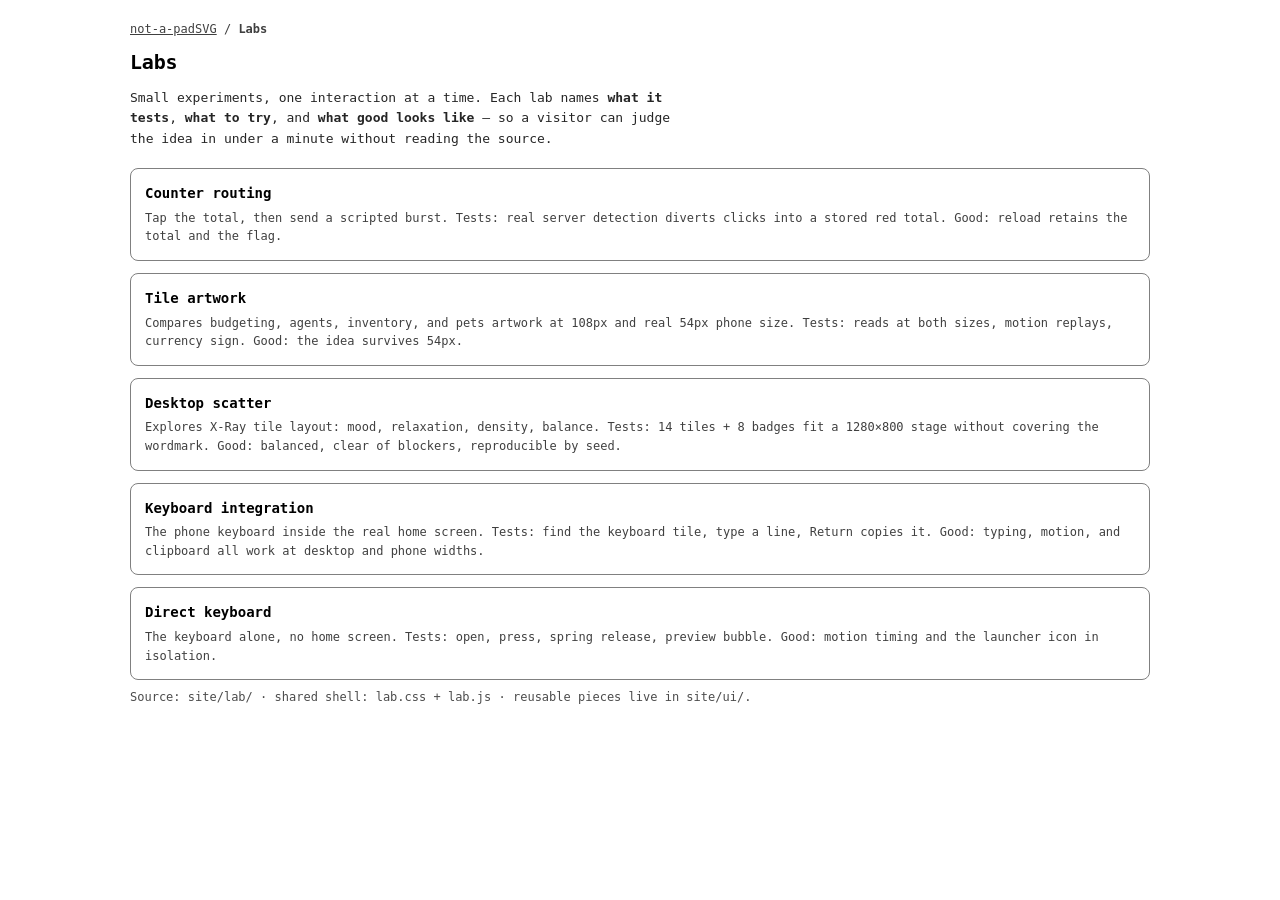
<file: site/lab/index.html>
<!doctype html>
<html lang="en">
<head>
  <meta charset="utf-8">
  <meta name="viewport" content="width=device-width, initial-scale=1">
  <meta name="color-scheme" content="light dark">
  <meta name="robots" content="noindex">
  <title>Labs · not-a-padSVG</title>
  <link rel="stylesheet" href="./lab.css">
</head>
<body class="lab">
  <p class="lab-crumbs"><a href="../index.html">not-a-padSVG</a> / <span aria-current="page">Labs</span></p>
  <div class="lab-head">
    <h1>Labs</h1>
  </div>
  <p class="lab-lede">
    Small experiments, one interaction at a time. Each lab names
    <strong>what it tests</strong>, <strong>what to try</strong>, and
    <strong>what good looks like</strong> — so a visitor can judge the idea
    in under a minute without reading the source.
  </p>
  <ul class="lab-index">
    <li><a href="./counter-routing.html"><strong>Counter routing</strong><span>Tap the total, then send a scripted burst. Tests: real server detection diverts clicks into a stored red total. Good: reload retains the total and the flag.</span></a></li>
    <li><a href="./tiles.html"><strong>Tile artwork</strong><span>Compares budgeting, agents, inventory, and pets artwork at 108px and real 54px phone size. Tests: reads at both sizes, motion replays, currency sign. Good: the idea survives 54px.</span></a></li>
    <li><a href="./scatter.html"><strong>Desktop scatter</strong><span>Explores X-Ray tile layout: mood, relaxation, density, balance. Tests: 14 tiles + 8 badges fit a 1280×800 stage without covering the wordmark. Good: balanced, clear of blockers, reproducible by seed.</span></a></li>
    <li><a href="./keyboard.html"><strong>Keyboard integration</strong><span>The phone keyboard inside the real home screen. Tests: find the keyboard tile, type a line, Return copies it. Good: typing, motion, and clipboard all work at desktop and phone widths.</span></a></li>
    <li><a href="./keyboard-motion.html"><strong>Direct keyboard</strong><span>The keyboard alone, no home screen. Tests: open, press, spring release, preview bubble. Good: motion timing and the launcher icon in isolation.</span></a></li>
  </ul>
  <p class="lab-meta">Source: <code>site/lab/</code> · shared shell: <code>lab.css</code> + <code>lab.js</code> · reusable pieces live in <code>site/ui/</code>.</p>
</body>
</html>
</file>
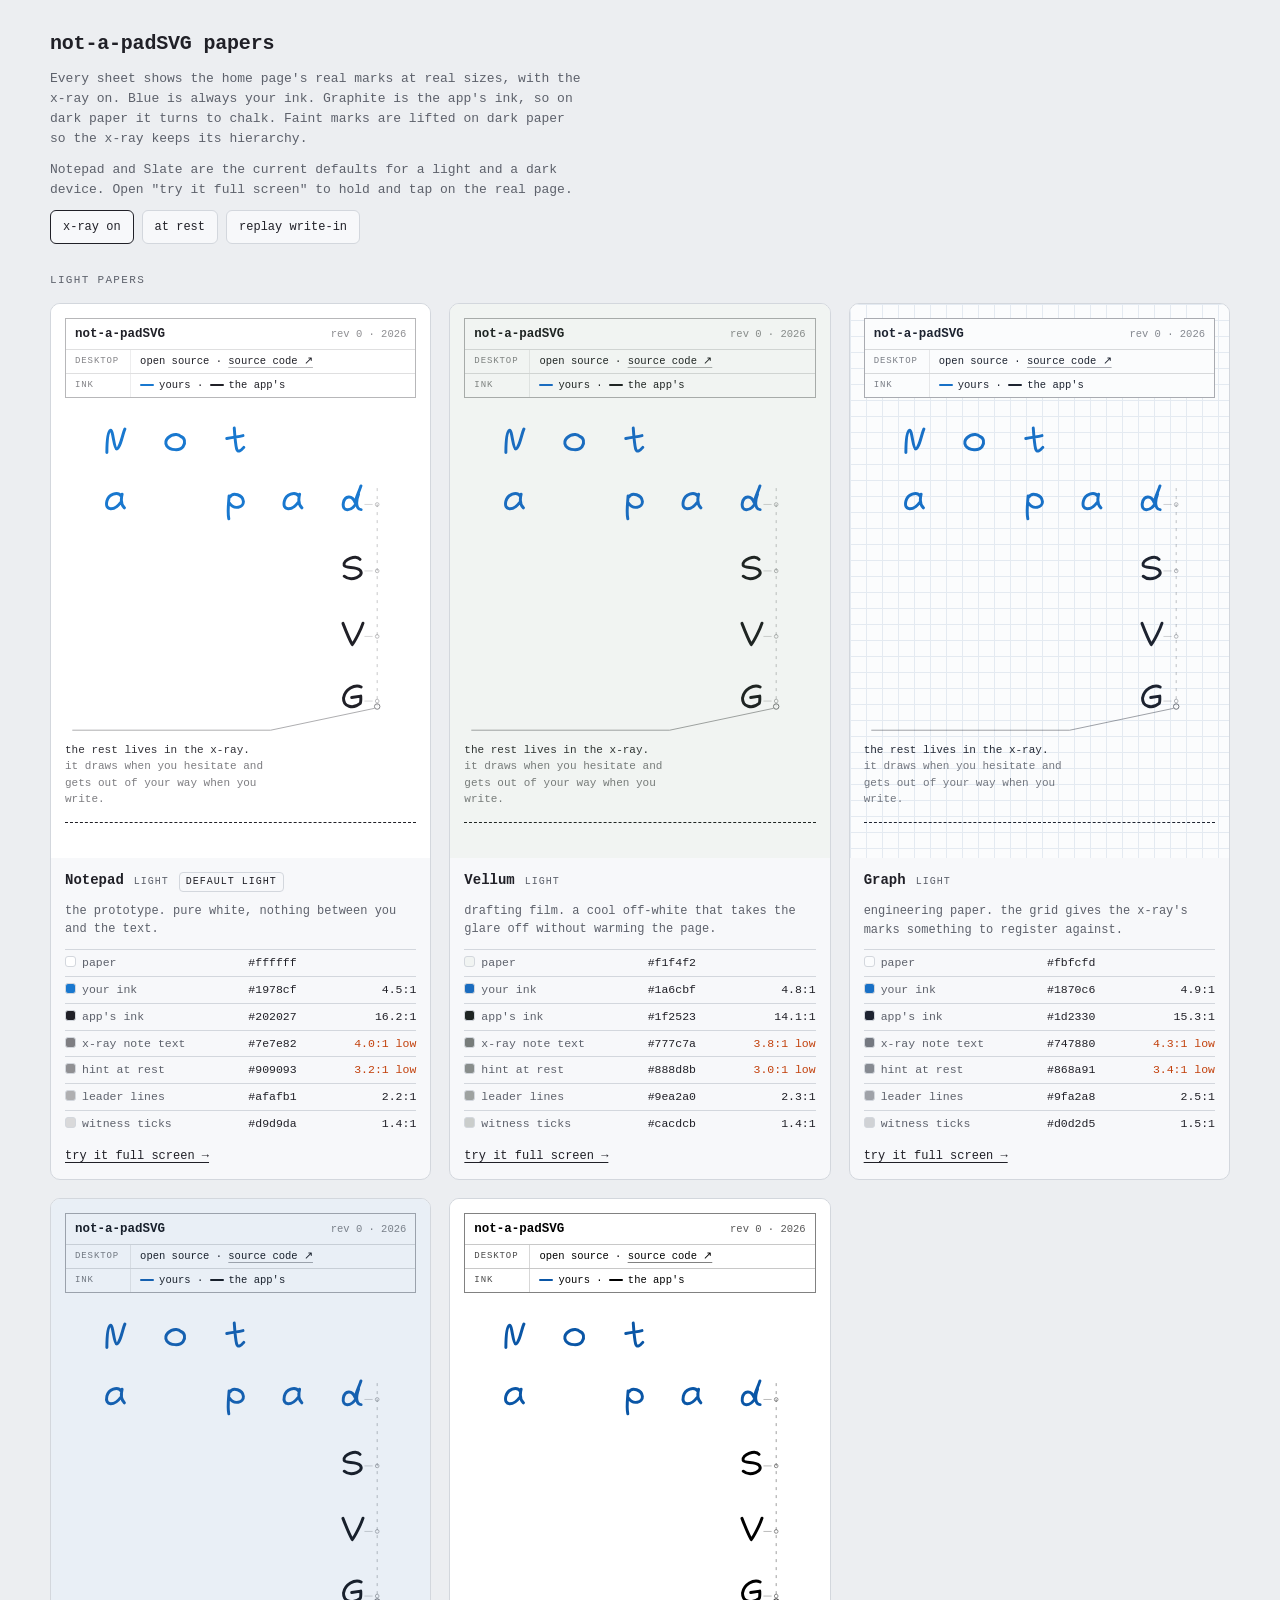
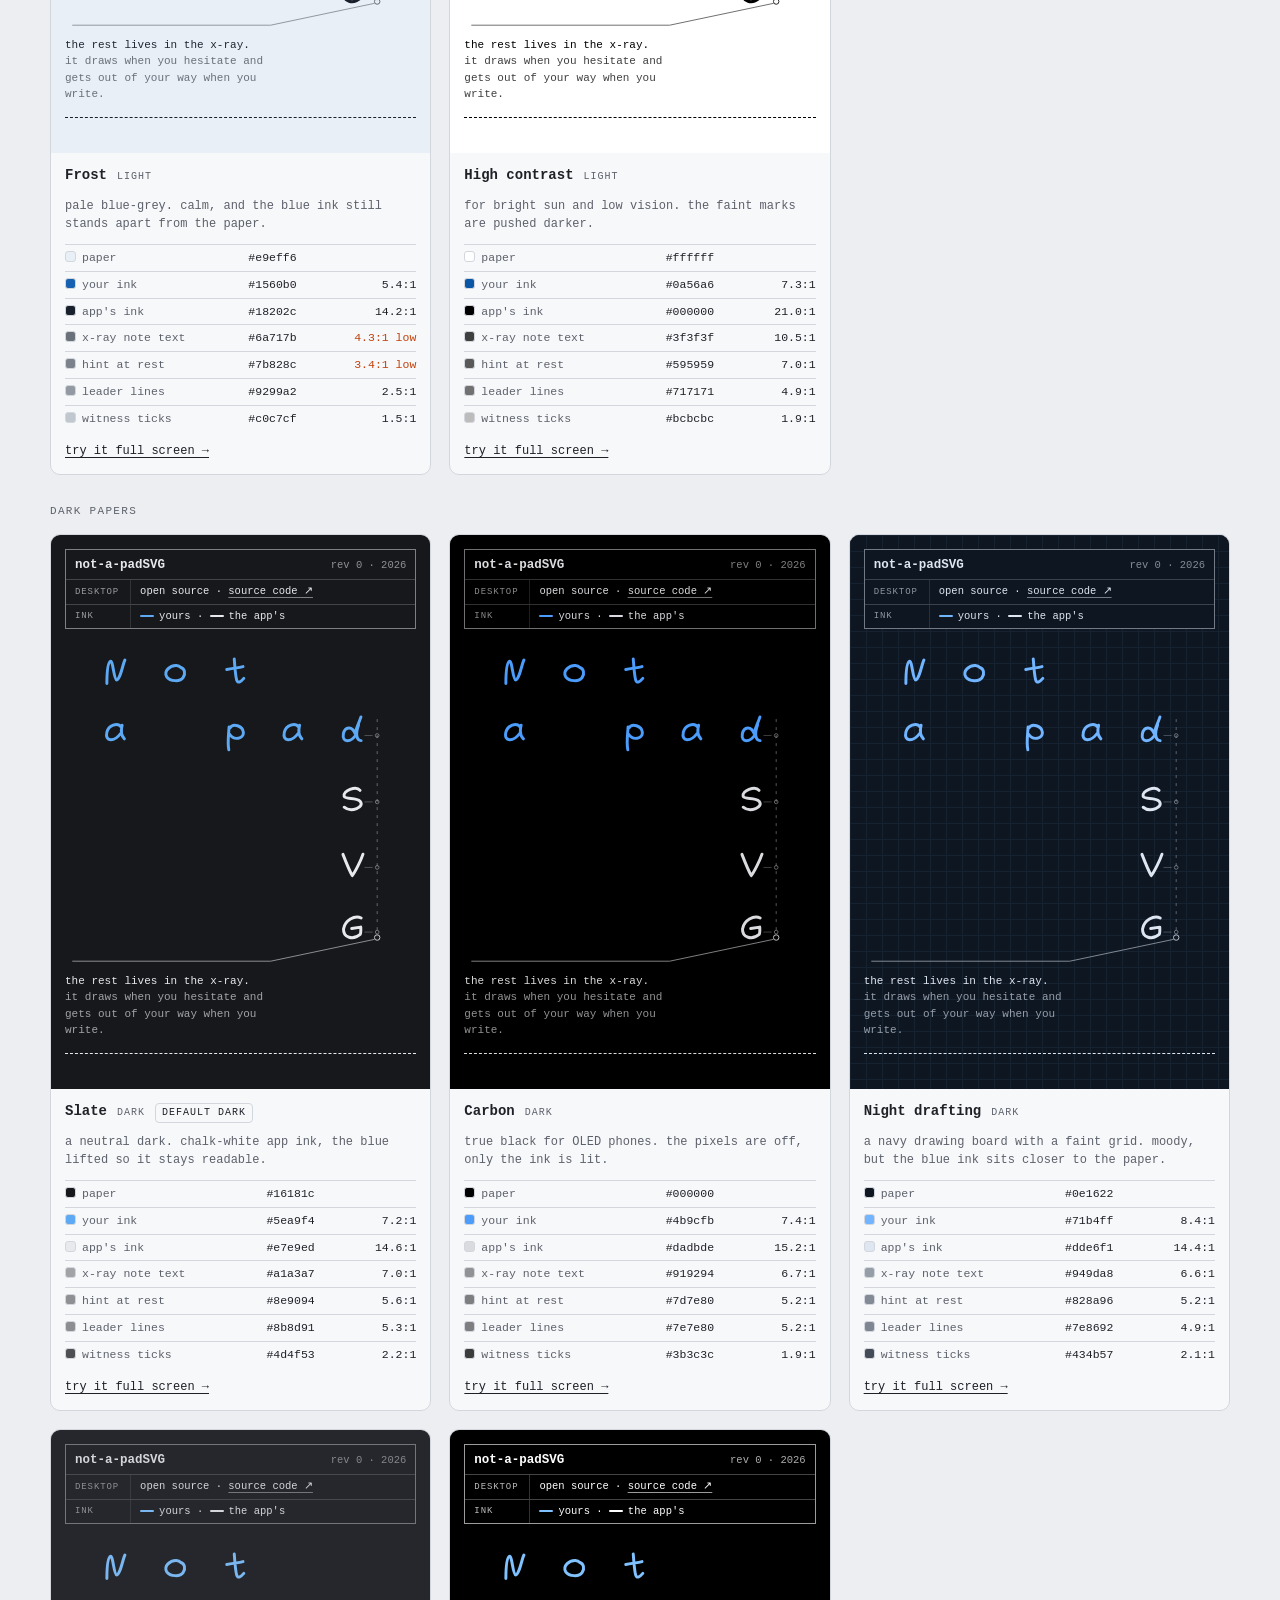
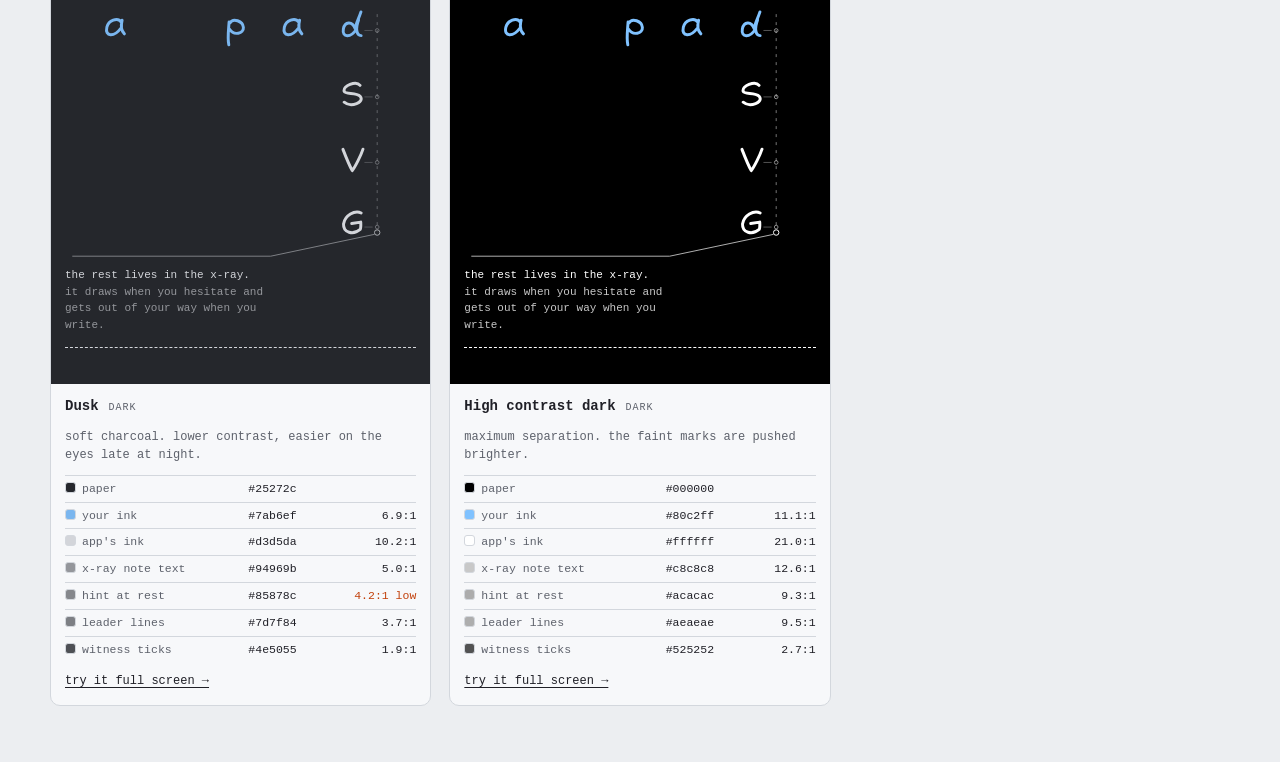
<file: site/themes.html>
<!-- Theme catalogue for not-a-padSVG, after the Plotter project by Pasquale Vitiello: https://github.com/pasqualevitiello/plotter · https://plotter.pasqualevitiello.com -->
<!doctype html>
<html lang="en">
<head>
  <meta charset="utf-8" />
  <meta name="viewport" content="width=device-width, initial-scale=1, viewport-fit=cover" />
  <title>not-a-padSVG themes</title>
  <meta name="claude:viewport-fit-sides" content="cover" />
  <meta name="color-scheme" content="light dark" />
  <meta name="npg-home" content="index.html" />
  <meta name="description" content="A catalogue of light and dark papers for not-a-padSVG, each shown with the x-ray on." />
  <style>
    /* Layout: a desk of sheets. The page chrome follows the device; each sheet carries its own paper.
       Every sheet shows the real home page marks at real sizes, with the x-ray on. */
    :root {
      --desk: #eceef1; --desk-fg: #202027; --desk-dim: #5d616b; --desk-line: #d3d7dd; --desk-card: #f7f8fa;
      --mono: ui-monospace, "SF Mono", "Cascadia Mono", "Segoe UI Mono", Menlo, Consolas, "Liberation Mono", monospace;
      color-scheme: light;
    }
    @media (prefers-color-scheme: dark) {
      :root:not([data-theme="light"]) { --desk: #0a0b0d; --desk-fg: #e6e7ea; --desk-dim: #9a9ea8; --desk-line: #24272d; --desk-card: #121418; color-scheme: dark; }
    }
    :root[data-theme="dark"] { --desk: #0a0b0d; --desk-fg: #e6e7ea; --desk-dim: #9a9ea8; --desk-line: #24272d; --desk-card: #121418; color-scheme: dark; }

    /* Papers (generated from the same list as index.html). Scoped to each sheet. */
    [data-paper="notepad"] { --paper: #ffffff; --blue: #1978cf; --ink: #202027; --grid: transparent; --kl: 1; --kt: 1; color-scheme: light; }
    [data-paper="vellum"] { --paper: #f1f4f2; --blue: #1a6cbf; --ink: #1f2523; --grid: transparent; --kl: 1.1; --kt: 1; color-scheme: light; }
    [data-paper="graph"] { --paper: #fbfcfd; --blue: #1870c6; --ink: #1d2330; --grid: #e4eaf1; --kl: 1.15; --kt: 1.05; color-scheme: light; }
    [data-paper="frost"] { --paper: #e9eff6; --blue: #1560b0; --ink: #18202c; --grid: transparent; --kl: 1.15; --kt: 1.05; color-scheme: light; }
    [data-paper="contrast-light"] { --paper: #ffffff; --blue: #0a56a6; --ink: #000000; --grid: transparent; --kl: 1.55; --kt: 1.3; color-scheme: light; }
    [data-paper="slate"] { --paper: #16181c; --blue: #5ea9f4; --ink: #e7e9ed; --grid: transparent; --kl: 1.55; --kt: 1.15; color-scheme: dark; }
    [data-paper="carbon"] { --paper: #000000; --blue: #4b9cfb; --ink: #dadbde; --grid: transparent; --kl: 1.6; --kt: 1.15; color-scheme: dark; }
    [data-paper="night"] { --paper: #0e1622; --blue: #71b4ff; --ink: #dde6f1; --grid: #172231; --kl: 1.5; --kt: 1.12; color-scheme: dark; }
    [data-paper="dusk"] { --paper: #25272c; --blue: #7ab6ef; --ink: #d3d5da; --grid: transparent; --kl: 1.4; --kt: 1.1; color-scheme: dark; }
    [data-paper="contrast-dark"] { --paper: #000000; --blue: #80c2ff; --ink: #ffffff; --grid: transparent; --kl: 1.9; --kt: 1.35; color-scheme: dark; }
    [data-paper] {
      --rule: color-mix(in srgb, var(--ink) calc(32% * var(--kl)), transparent);
      --rule-faint: color-mix(in srgb, var(--ink) calc(14% * var(--kl)), transparent);
    }

    * { box-sizing: border-box; }
    html { background: var(--desk); }
    body {
      margin: 0; background: var(--desk); color: var(--desk-fg); font-family: var(--mono);
      font-size: 13px; line-height: 1.55;
      padding-left: max(16px, env(safe-area-inset-left, 0px));
      padding-right: max(16px, env(safe-area-inset-right, 0px));
      padding-block: 28px 56px;
    }
    .wrap { max-width: 1180px; margin: 0 auto; display: grid; gap: 28px; }

    header { display: grid; gap: 10px; max-width: 68ch; }
    h1 { margin: 0; font-size: 20px; font-weight: 600; letter-spacing: -.01em; text-wrap: balance; }
    header p { margin: 0; color: var(--desk-dim); }
    header a { color: inherit; text-underline-offset: 3px; }

    .controls { display: flex; flex-wrap: wrap; gap: 8px; align-items: center; }
    .controls button {
      font: inherit; font-size: 12px; color: var(--desk-fg); background: var(--desk-card);
      border: 1px solid var(--desk-line); border-radius: 6px; padding: 7px 12px; cursor: pointer;
    }
    .controls button[aria-pressed="true"] { border-color: var(--desk-fg); }
    .controls button:focus-visible, .try:focus-visible { outline: 2px solid var(--desk-fg); outline-offset: 2px; }

    section { display: grid; gap: 14px; }
    h2 { margin: 0; font-size: 11px; font-weight: 500; text-transform: uppercase; letter-spacing: .12em; color: var(--desk-dim); }
    .grid { display: grid; gap: 18px; grid-template-columns: repeat(auto-fill, minmax(min(100%, 330px), 1fr)); }

    .card { display: grid; grid-template-rows: auto 1fr; background: var(--desk-card); border: 1px solid var(--desk-line); border-radius: 10px; overflow: hidden; min-width: 0; }

    /* ---------- the sheet: real marks at real sizes ---------- */
    .sheet {
      position: relative; display: grid; gap: 10px; padding: 14px 14px 12px;
      background-color: var(--paper); color: var(--ink);
      background-image: linear-gradient(var(--grid) 1px, transparent 1px), linear-gradient(90deg, var(--grid) 1px, transparent 1px);
      background-size: 16px 16px;
      font-size: 11px; line-height: 1.5;
    }
    .tb { border: 1px solid var(--rule); background: var(--paper); font-size: 10.5px; line-height: 1.45; }
    .tb-head { display: flex; justify-content: space-between; align-items: baseline; gap: 12px; padding: 6px 9px 5px; }
    .tb-name { font-size: 12.5px; font-weight: 600; }
    .tb-rev { opacity: min(1, calc(.5 * var(--kt))); }
    .tb-row { display: grid; grid-template-columns: 6.2em 1fr; border-top: 1px solid var(--rule-faint); }
    .tb-row > * { padding: 4px 9px; min-width: 0; }
    .tb-k { border-right: 1px solid var(--rule-faint); opacity: min(1, calc(.55 * var(--kt))); text-transform: uppercase; font-size: 9px; letter-spacing: .1em; padding-top: 5.5px; }
    .tb u { text-decoration-thickness: 1px; text-underline-offset: 3px; text-decoration-color: var(--rule); }
    .sw { display: inline-block; width: 14px; height: 0; vertical-align: middle; border-top: 2px solid; margin-right: 5px; border-radius: 2px; }
    .sw.blue { border-color: var(--blue); }
    .sw.graphite { border-color: var(--ink); }

    .art { display: block; width: 100%; height: auto; overflow: visible; }
    .brand-letter, .reveal-letter { fill: none; stroke-width: 3.25; stroke-linecap: round; stroke-linejoin: round; }
    .brand-letter { stroke: var(--blue); }
    .reveal-letter { stroke: var(--ink); }
    .construction path, .construction circle { stroke: var(--ink); fill: none; stroke-width: 1; vector-effect: non-scaling-stroke; }
    .construction .hidden { opacity: min(1, calc(.24 * var(--kl))); stroke-dasharray: 3 5; }
    .construction .witness { opacity: min(1, calc(.17 * var(--kl))); }
    .construction .node { opacity: min(1, calc(.29 * var(--kl))); }
    .construction .leader { opacity: min(1, calc(.36 * var(--kl))); }
    .construction .lnode { fill: var(--paper); opacity: min(1, calc(.55 * var(--kl))); }

    .note { margin: -4px 0 0; max-width: 30ch; }
    .note .lead { opacity: min(1, calc(.92 * var(--kt))); }
    .note .rest { opacity: min(1, calc(.58 * var(--kt))); }
    .foot { display: grid; gap: 7px; justify-items: center; margin-top: 4px; }
    .input-line { width: 100%; height: 0; border-top: 1px dashed var(--ink); opacity: min(1, calc(.3 * var(--kl))); }
    .hint { font-size: 11px; letter-spacing: .06em; opacity: min(1, calc(.5 * var(--kt))); }

    /* x-ray on/off and the plotter write-in, same timing as the home page */
    .xr { opacity: 0; transition: opacity 150ms ease-out; }
    .is-on .xr { opacity: 1; transition: opacity 60ms linear; }
    .pen { stroke-dasharray: 1 2; stroke-dashoffset: 1.02; transition: stroke-dashoffset 0s linear 170ms; }
    .is-on .pen { stroke-dashoffset: 0; transition: stroke-dashoffset var(--dur, 220ms) cubic-bezier(.55, .05, .35, 1) var(--d, 0ms); }
    .pop { opacity: 0; transition: opacity 0s linear 170ms; }
    .is-on .pop { opacity: 1; transition: opacity 200ms ease var(--d, 0ms); }
    .is-on .hint { opacity: 0; }
    .hint { transition: opacity 150ms; }

    /* ---------- the card's label ---------- */
    .meta { display: grid; gap: 10px; padding: 12px 14px 14px; align-content: start; }
    .meta h3 { margin: 0; font-size: 14px; font-weight: 600; display: flex; flex-wrap: wrap; gap: 6px 10px; align-items: baseline; }
    .tag { font-size: 10px; font-weight: 500; text-transform: uppercase; letter-spacing: .1em; color: var(--desk-dim); }
    .tag.default { color: var(--desk-fg); border: 1px solid var(--desk-line); border-radius: 4px; padding: 1px 6px; }
    .meta p { margin: 0; color: var(--desk-dim); font-size: 12px; }
    table { width: 100%; border-collapse: collapse; font-size: 11.5px; font-variant-numeric: tabular-nums; }
    th, td { text-align: left; padding: 4px 0; border-top: 1px solid var(--desk-line); font-weight: 400; vertical-align: middle; }
    th { color: var(--desk-dim); }
    td.num { text-align: right; white-space: nowrap; }
    .chip { display: inline-block; width: 11px; height: 11px; border-radius: 3px; border: 1px solid var(--desk-line); vertical-align: -1px; margin-right: 6px; }
    .low { color: #c2410c; }
    @media (prefers-color-scheme: dark) { :root:not([data-theme="light"]) .low { color: #fb923c; } }
    :root[data-theme="dark"] .low { color: #fb923c; }
    .try { justify-self: start; color: var(--desk-fg); font-size: 12px; text-underline-offset: 3px; }

    @media (prefers-reduced-motion: reduce) {
      .pen, .is-on .pen { stroke-dashoffset: 0; transition: none !important; }
      .pop, .is-on .pop { transition: none !important; }
    }
  </style>
</head>
<body>
  <div class="wrap is-on" id="desk">
    <header>
      <h1>not-a-padSVG papers</h1>
      <p>Every sheet shows the home page's real marks at real sizes, with the x-ray on. Blue is always your ink. Graphite is the app's ink, so on dark paper it turns to chalk. Faint marks are lifted on dark paper so the x-ray keeps its hierarchy.</p>
      <p>Notepad and Slate are the current defaults for a light and a dark device. Open "try it full screen" to hold and tap on the real page.</p>
      <div class="controls" role="group" aria-label="View">
        <button type="button" id="show-xray" aria-pressed="true">x-ray on</button>
        <button type="button" id="show-rest" aria-pressed="false">at rest</button>
        <button type="button" id="replay">replay write-in</button>
      </div>
    </header>
    <section aria-labelledby="h-light"><h2 id="h-light">light papers</h2><div class="grid" id="light"></div></section>
    <section aria-labelledby="h-dark"><h2 id="h-dark">dark papers</h2><div class="grid" id="dark"></div></section>
  </div>

  <template id="sheet">
    <div class="sheet">
      <div class="tb xr" aria-hidden="true">
        <div class="tb-head"><span class="tb-name">not-a-padSVG</span><span class="tb-rev">rev 0 · 2026</span></div>
        <div class="tb-row"><span class="tb-k">desktop</span><span>open source · <u>source code ↗</u></span></div>
        <div class="tb-row"><span class="tb-k">ink</span><span><i class="sw blue"></i>yours · <i class="sw graphite"></i>the app's</span></div>
      </div>
      <!-- The prototype's plane, cropped to the drawing. Letterforms unchanged. -->
      <svg class="art" viewBox="104 84 386 360" xmlns="http://www.w3.org/2000/svg" aria-hidden="true">
        <g class="brand-letter">
          <g transform="translate(160 121) rotate(-5)"><path d="M -11 11 C -10 0 -8 -12 -5 -13 C -2 -14 -3 7 0 8 C 4 8 8 -8 11 -13" /></g>
          <g transform="translate(225 121) rotate(3)"><path d="M 6 -6 C 10 -5 12 0 9 5 C 6 10 -5 10 -9 5 C -13 -1 -6 -8 1 -8 C 3 -8 5 -7 6 -6 Z" /></g>
          <g transform="translate(290 121) rotate(-4)"><path d="M 1 -15 C 1 -5 1 3 2 8 C 3 13 7 10 10 7 M -8 -4 C -2 -5 5 -5 10 -6" /></g>
          <g transform="translate(160 186) rotate(-2)"><path d="M 6 -5 C 2 -11 -8 -7 -10 0 C -13 11 -2 11 5 2 M 7 -7 C 5 0 6 5 9 8" /></g>
          <g transform="translate(290 186) rotate(3)"><path d="M -6 -5 C -6 2 -7 13 -5 20 M -5 -4 C -2 -10 9 -7 10 0 C 11 7 0 10 -5 3" /></g>
          <g transform="translate(355 186) rotate(-2)"><path d="M 6 -5 C 2 -11 -8 -7 -10 0 C -13 11 -2 11 5 2 M 7 -7 C 5 0 6 5 9 8" /></g>
          <g transform="translate(420 186) rotate(4)"><path d="M 8 -17 C 6 -9 3 -3 3 2 C -1 -7 -9 -5 -10 3 C -11 13 -1 12 4 3 M 6 -8 C 3 2 5 9 10 9" /></g>
        </g>
        <g class="xr">
          <g class="construction">
            <g class="pop" style="--d:640ms"><path class="hidden" d="M 447 172 L 447 412" /></g>
            <path class="witness pen" pathLength="1" style="--d:700ms;--dur:90ms" d="M 433 190 H 442" />
            <path class="witness pen" pathLength="1" style="--d:770ms;--dur:90ms" d="M 433 263 H 442" />
            <path class="witness pen" pathLength="1" style="--d:840ms;--dur:90ms" d="M 433 335 H 442" />
            <path class="witness pen" pathLength="1" style="--d:910ms;--dur:90ms" d="M 433 406 H 442" />
            <g class="pop" style="--d:720ms"><circle class="node" cx="447" cy="190" r="2" /></g>
            <g class="pop" style="--d:790ms"><circle class="node" cx="447" cy="263" r="2" /></g>
            <g class="pop" style="--d:860ms"><circle class="node" cx="447" cy="335" r="2" /></g>
            <g class="pop" style="--d:930ms"><circle class="node" cx="447" cy="406" r="2" /></g>
            <!-- a leader from the note below to the foot of the registration line -->
            <path class="leader pen" pathLength="1" style="--d:960ms;--dur:300ms" d="M 112 438 L 330 438 L 444 414" />
            <g class="pop" style="--d:1220ms"><circle class="lnode" cx="447" cy="412" r="3" /></g>
          </g>
          <g transform="translate(420 260) rotate(-5)"><g class="reveal-letter">
            <path class="pen" pathLength="1" style="--d:0ms;--dur:260ms" d="M 9 -9 C 5 -15 -10 -10 -9 -4 C -8 0 4 -2 8 3 C 13 10 -3 15 -10 8" />
          </g></g>
          <g transform="translate(420 332) rotate(2)"><g class="reveal-letter">
            <path class="pen" pathLength="1" style="--d:250ms;--dur:220ms" d="M -11 -11 C -8 -4 -3 7 0 12 C 3 8 9 -5 11 -12" />
          </g></g>
          <g transform="translate(420 402) rotate(-3)"><g class="reveal-letter">
            <path class="pen" pathLength="1" style="--d:470ms;--dur:240ms" d="M 10 -11 C 3 -15 -8 -9 -10 0 C -11 10 0 13 8 7 C 9 5 9 1 9 -1 L -1 0" />
          </g></g>
        </g>
      </svg>
      <p class="note xr" aria-hidden="true"><span class="lead">the rest lives in the x-ray.</span> <span class="rest">it draws when you hesitate and gets out of your way when you write.</span></p>
      <div class="foot" aria-hidden="true">
        <div class="input-line xr"></div>
        <span class="hint">hold to x-ray · tap to keep</span>
      </div>
    </div>
  </template>

  <script>
    (() => {
      // Same list as the generated CSS above and in index.html.
      const THEMES = [
        { id: 'notepad', name: 'Notepad', mode: 'light', paper: '#ffffff', blue: '#1978cf', ink: '#202027', kl: 1, kt: 1, about: 'the prototype. pure white, nothing between you and the text.' },
        { id: 'vellum', name: 'Vellum', mode: 'light', paper: '#f1f4f2', blue: '#1a6cbf', ink: '#1f2523', kl: 1.1, kt: 1, about: 'drafting film. a cool off-white that takes the glare off without warming the page.' },
        { id: 'graph', name: 'Graph', mode: 'light', paper: '#fbfcfd', grid: '#e4eaf1', blue: '#1870c6', ink: '#1d2330', kl: 1.15, kt: 1.05, about: "engineering paper. the grid gives the x-ray's marks something to register against." },
        { id: 'frost', name: 'Frost', mode: 'light', paper: '#e9eff6', blue: '#1560b0', ink: '#18202c', kl: 1.15, kt: 1.05, about: 'pale blue-grey. calm, and the blue ink still stands apart from the paper.' },
        { id: 'contrast-light', name: 'High contrast', mode: 'light', paper: '#ffffff', blue: '#0a56a6', ink: '#000000', kl: 1.55, kt: 1.3, about: 'for bright sun and low vision. the faint marks are pushed darker.' },
        { id: 'slate', name: 'Slate', mode: 'dark', paper: '#16181c', blue: '#5ea9f4', ink: '#e7e9ed', kl: 1.55, kt: 1.15, about: 'a neutral dark. chalk-white app ink, the blue lifted so it stays readable.' },
        { id: 'carbon', name: 'Carbon', mode: 'dark', paper: '#000000', blue: '#4b9cfb', ink: '#dadbde', kl: 1.6, kt: 1.15, about: 'true black for OLED phones. the pixels are off, only the ink is lit.' },
        { id: 'night', name: 'Night drafting', mode: 'dark', paper: '#0e1622', grid: '#172231', blue: '#71b4ff', ink: '#dde6f1', kl: 1.5, kt: 1.12, about: 'a navy drawing board with a faint grid. moody, but the blue ink sits closer to the paper.' },
        { id: 'dusk', name: 'Dusk', mode: 'dark', paper: '#25272c', blue: '#7ab6ef', ink: '#d3d5da', kl: 1.4, kt: 1.1, about: 'soft charcoal. lower contrast, easier on the eyes late at night.' },
        { id: 'contrast-dark', name: 'High contrast dark', mode: 'dark', paper: '#000000', blue: '#80c2ff', ink: '#ffffff', kl: 1.9, kt: 1.35, about: 'maximum separation. the faint marks are pushed brighter.' }
      ];
      const DEFAULTS = { notepad: 'default light', slate: 'default dark' };
      const HOME = document.querySelector('meta[name="npg-home"]').content;

      // ---- WCAG contrast, with faint marks blended onto the paper at their real opacity ----
      const rgb = (h) => [1, 3, 5].map((i) => parseInt(h.slice(i, i + 2), 16));
      const mix = (fg, bg, a) => fg.map((c, i) => Math.round(c * a + bg[i] * (1 - a)));
      const lum = (c) => {
        const [r, g, b] = c.map((v) => { v /= 255; return v <= .03928 ? v / 12.92 : ((v + .055) / 1.055) ** 2.4; });
        return .2126 * r + .7152 * g + .0722 * b;
      };
      const ratio = (a, b) => { const [x, y] = [lum(a), lum(b)].sort((p, q) => q - p); return (x + .05) / (y + .05); };
      const hex = (c) => '#' + c.map((v) => v.toString(16).padStart(2, '0')).join('');

      const tpl = document.getElementById('sheet');
      for (const t of THEMES) {
        const P = rgb(t.paper), I = rgb(t.ink), B = rgb(t.blue);
        const a = (base, k) => Math.min(1, base * k);
        const rows = [
          ['paper', t.paper, null, null],
          ['your ink', t.blue, ratio(B, P), 3],
          ["app's ink", t.ink, ratio(I, P), 4.5],
          ['x-ray note text', hex(mix(I, P, a(.58, t.kt))), ratio(mix(I, P, a(.58, t.kt)), P), 4.5],
          ['hint at rest', hex(mix(I, P, a(.5, t.kt))), ratio(mix(I, P, a(.5, t.kt)), P), 4.5],
          ['leader lines', hex(mix(I, P, a(.36, t.kl))), ratio(mix(I, P, a(.36, t.kl)), P), null],
          ['witness ticks', hex(mix(I, P, a(.17, t.kl))), ratio(mix(I, P, a(.17, t.kl)), P), null]
        ];
        const card = document.createElement('article');
        card.className = 'card';
        card.setAttribute('aria-labelledby', 'n-' + t.id);
        const sheet = tpl.content.firstElementChild.cloneNode(true);
        sheet.dataset.paper = t.id;
        card.appendChild(sheet);
        const meta = document.createElement('div');
        meta.className = 'meta';
        meta.innerHTML = `
          <h3 id="n-${t.id}">${t.name} <span class="tag">${t.mode}</span>${DEFAULTS[t.id] ? `<span class="tag default">${DEFAULTS[t.id]}</span>` : ''}</h3>
          <p>${t.about}</p>
          <table>
            <caption class="sr-only" style="position:absolute;left:-9999px">${t.name} colours and contrast against the paper</caption>
            <tbody>${rows.map(([label, c, r, min]) => `
              <tr><th scope="row"><span class="chip" style="background:${c}"></span>${label}</th>
                <td>${c}</td>
                <td class="num${min && r < min ? ' low' : ''}">${r ? r.toFixed(1) + ':1' + (min && r < min ? ' low' : '') : ''}</td></tr>`).join('')}
            </tbody>
          </table>
          <a class="try" href="${HOME}#theme-${t.id}">try it full screen →</a>`;
        card.appendChild(meta);
        document.getElementById(t.mode).appendChild(card);
      }

      // ---- view controls ----
      const desk = document.getElementById('desk');
      const on = document.getElementById('show-xray'), rest = document.getElementById('show-rest');
      const set = (v) => {
        desk.classList.toggle('is-on', v);
        on.setAttribute('aria-pressed', String(v));
        rest.setAttribute('aria-pressed', String(!v));
      };
      on.addEventListener('click', () => set(true));
      rest.addEventListener('click', () => set(false));
      document.getElementById('replay').addEventListener('click', () => {
        set(false);
        setTimeout(() => { void desk.offsetWidth; set(true); }, 220);
      });
    })();
  </script>
</body>
</html>
</file>
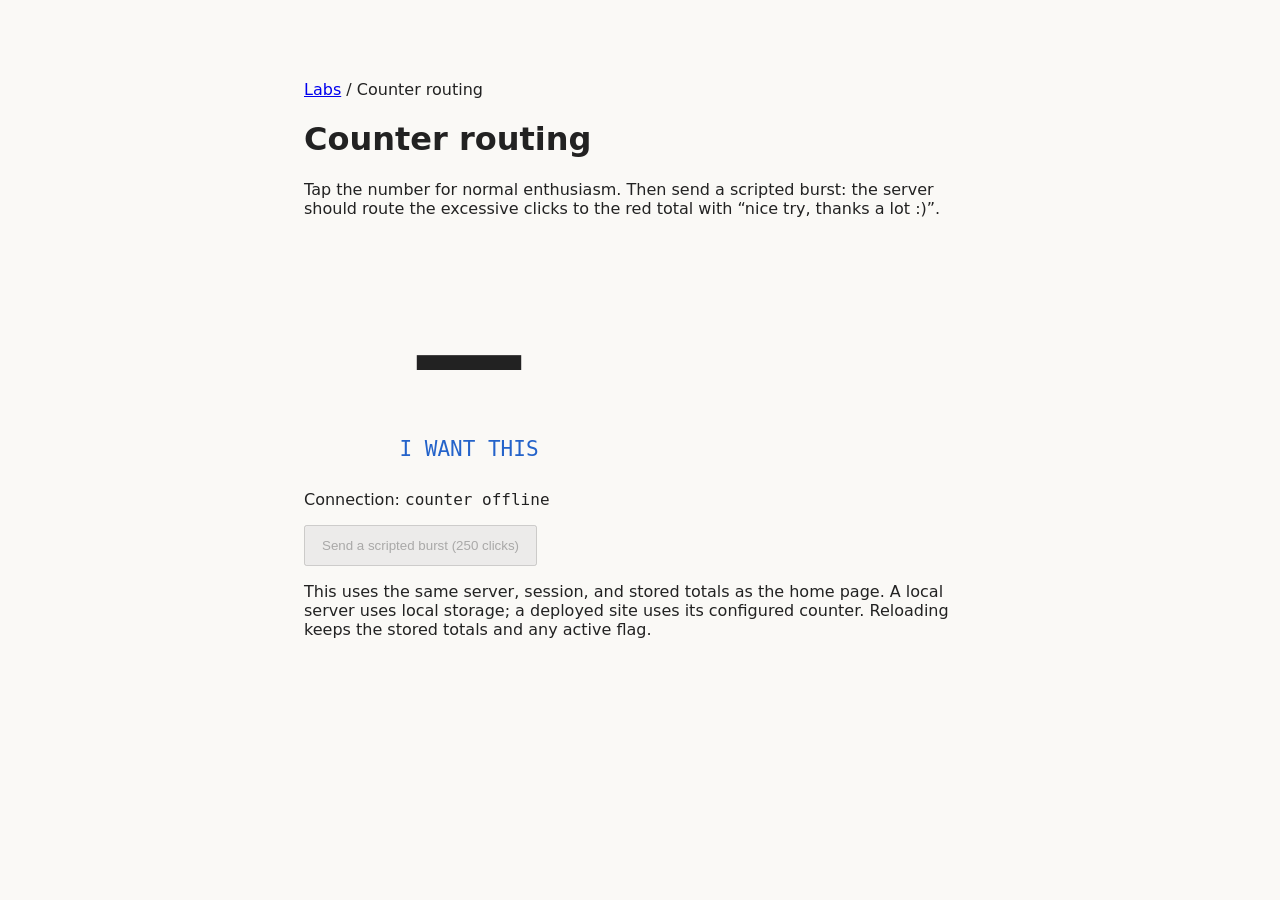
<file: site/lab/counter-routing.html>
<!doctype html>
<html lang="en">
<head>
<meta charset="utf-8">
<meta name="viewport" content="width=device-width, initial-scale=1">
<title>Counter routing lab</title>
<style>
  body { font: 16px system-ui; max-width: 42rem; margin: 3rem auto; padding: 1rem; background: #faf9f6; color: #222; }
  #want { display:block; width:min(330px, 100%); padding:0; border:0; background:none; color:inherit; cursor:pointer; }
  #want[aria-disabled="true"] { cursor:wait; }
  svg { display:block; width:100%; } #want-count { fill:currentColor; font:800 78px system-ui; }
  #want-label { fill:#2463ca; font:14px monospace; }
  button:focus-visible { outline:2px solid #2463ca; }
  #burst { padding:.7rem 1rem; cursor:pointer; }
  #want-status { font-family:monospace; }
</style>
</head>
<body>
<p><a href="./index.html">Labs</a> / Counter routing</p>
<h1>Counter routing</h1>
<p>Tap the number for normal enthusiasm. Then send a scripted burst: the server should route the excessive clicks to the red total with “nice try, thanks a lot :)”.</p>
<button id="want" type="button" aria-label="I WANT THIS" aria-disabled="true" aria-describedby="want-total want-status">
<svg viewBox="0 0 220 160" aria-hidden="true">
  <text id="want-count" x="110" y="80" text-anchor="middle" dominant-baseline="central">—</text>
  <text id="want-label" x="110" y="148" text-anchor="middle">I WANT THIS</text>
</svg>
</button>
<p id="want-total"></p>
<p>Connection: <span id="want-status" role="status">connecting</span></p>
<button id="burst" type="button" disabled>Send a scripted burst (250 clicks)</button>
<p id="result" role="status"></p>
<p>This uses the same server, session, and stored totals as the home page. A local server uses local storage; a deployed site uses its configured counter. Reloading keeps the stored totals and any active flag.</p>
<script src="../want-config.js" defer></script>
<script type="module">
import '../want.js';
const counter = document.querySelector('#want');
const burst = document.querySelector('#burst');
const status = document.querySelector('#want-status');
const result = document.querySelector('#result');
function sync() {
  burst.disabled = !['live', 'nice try, thanks a lot :)'].includes(status.textContent);
  if (counter.dataset.diverted === 'true') result.textContent = 'Detected: clicks are now going to the separate stored red total.';
}
new MutationObserver(sync).observe(counter, { attributes: true, attributeFilter: ['data-diverted', 'aria-disabled'] });
new MutationObserver(sync).observe(status, { childList: true, characterData: true, subtree: true });
burst.addEventListener('click', () => {
  result.textContent = 'Sending 250 clicks through the real counter client…';
  for (let i = 0; i < 250; i++) counter.click();
});
sync();
</script>
</body>
</html>
</file>
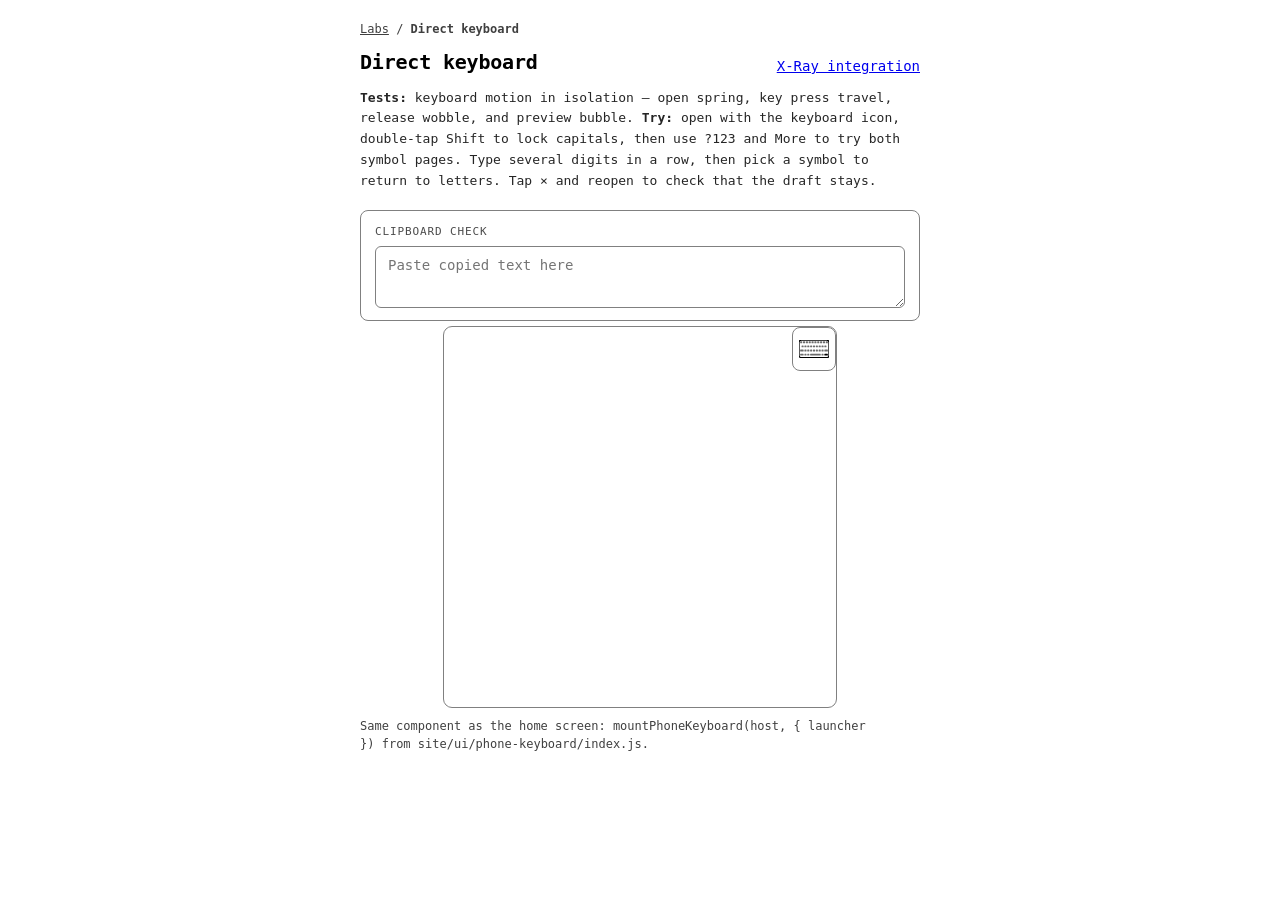
<file: site/lab/keyboard-motion.html>
<!doctype html>
<html lang="en">
<head>
  <meta charset="utf-8">
  <meta name="viewport" content="width=device-width, initial-scale=1">
  <meta name="color-scheme" content="light dark">
  <meta name="robots" content="noindex">
  <title>Direct keyboard · not-a-padSVG</title>
  <link rel="stylesheet" href="./lab.css">
  <style>
    .kb-wrap { position: relative; min-height: 380px; max-width: 392px; margin: 0 auto; }
    #launcher {
      position: absolute; z-index: 1; inset-block-start: 0; inset-inline-end: 0;
      display: grid; place-items: center; width: 44px; height: 44px; padding: 6px;
      color: inherit; background: transparent; border: 1px solid GrayText;
      border-radius: 8px; cursor: pointer;
    }
    #launcher svg { width: 100%; }
    #phone-keyboard { position: absolute; inset: 0; --keyboard-accent: #136e65; }
    @media (prefers-color-scheme: dark) { #phone-keyboard { --keyboard-accent: #8dd8d0; } }
  </style>
</head>
<body class="lab" style="max-width:560px">
  <p class="lab-crumbs"><a href="./index.html">Labs</a> / <span aria-current="page">Direct keyboard</span></p>
  <div class="lab-head">
    <h1>Direct keyboard</h1>
    <nav aria-label="Labs"><a href="keyboard.html">X-Ray integration</a></nav>
  </div>
  <p class="lab-lede">
    <strong>Tests:</strong> keyboard motion in isolation — open spring, key press travel,
    release wobble, and preview bubble. <strong>Try:</strong> open with the keyboard icon,
    double-tap Shift to lock capitals, then use ?123 and More to try both symbol pages.
    Type several digits in a row, then pick a symbol to return to letters. Tap × and reopen to check that the draft stays.
  </p>
  <div class="lab-controls">
    <div class="field" style="flex:1">
      <span><label for="paste">Clipboard check</label></span>
      <textarea id="paste" rows="2" placeholder="Paste copied text here" autocomplete="off"></textarea>
    </div>
  </div>
  <div class="lab-stage kb-wrap">
    <button id="launcher" type="button" aria-label="Open phone keyboard" disabled></button>
    <div id="phone-keyboard"></div>
  </div>
  <p class="lab-hint">Same component as the home screen: <code>mountPhoneKeyboard(host, { launcher })</code> from <code>site/ui/phone-keyboard/index.js</code>.</p>
  <script type="module">
    import { mountPhoneKeyboard } from '../ui/phone-keyboard/index.js?v=1.4.1';
    const launcher = document.querySelector('#launcher');
    await mountPhoneKeyboard(document.querySelector('#phone-keyboard'), { launcher });
    launcher.disabled = false;
  </script>
</body>
</html>
</file>
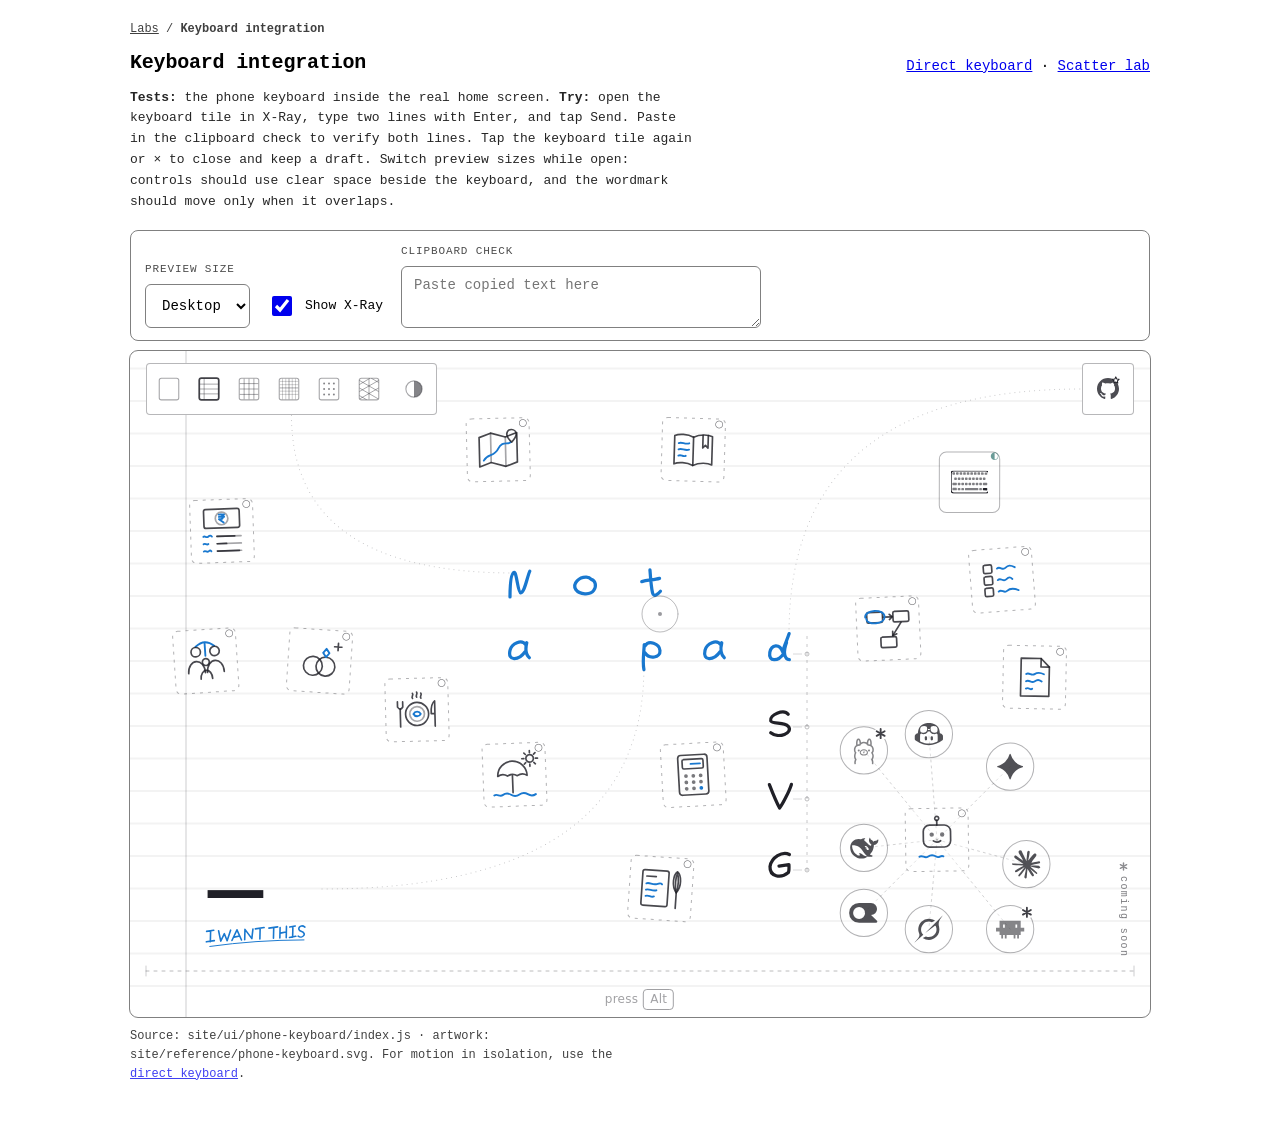
<file: site/lab/keyboard.html>
<!doctype html>
<html lang="en">
<head>
  <meta charset="utf-8">
  <meta name="viewport" content="width=device-width, initial-scale=1">
  <meta name="color-scheme" content="light dark">
  <meta name="robots" content="noindex">
  <title>Keyboard lab · not-a-padSVG</title>
  <link rel="stylesheet" href="./lab.css">
  <style>
    #preview { display: block; box-sizing: border-box; width: 100%; height: clamp(540px, 74dvh, 800px); border: 0; border-radius: 8px; }
    #preview[data-viewport="phone"] { width: min(100%, 392px); height: clamp(400px, calc(100dvh - 320px), 762px); margin: 0 auto; }
    @media (max-width: 639px) {
      #preview[data-viewport="phone"] { height: 52dvh; }
    }
  </style>
</head>
<body class="lab">
  <p class="lab-crumbs"><a href="./index.html">Labs</a> / <span aria-current="page">Keyboard integration</span></p>
  <div class="lab-head">
    <h1>Keyboard integration</h1>
    <nav aria-label="Labs"><a href="keyboard-motion.html">Direct keyboard</a> · <a href="scatter.html">Scatter lab</a></nav>
  </div>
  <p class="lab-lede">
    <strong>Tests:</strong> the phone keyboard inside the real home screen.
    <strong>Try:</strong> open the keyboard tile in X-Ray, type two lines with Enter, and
    tap Send. Paste in the clipboard check to verify both lines. Tap the keyboard tile again
    or × to close and keep a draft. Switch preview sizes while open: controls should use
    clear space beside the keyboard, and the wordmark should move only when it overlaps.
  </p>
  <div class="lab-controls">
    <div class="field">
      <span><label for="viewport">Preview size</label></span>
      <select id="viewport">
        <option value="desktop">Desktop</option>
        <option value="phone">Phone</option>
      </select>
    </div>
    <label class="lab-check"><input id="xray" type="checkbox" checked> Show X-Ray</label>
    <div class="field" style="flex:1 1 220px;max-width:360px">
      <span><label for="paste">Clipboard check</label></span>
      <textarea id="paste" rows="2" placeholder="Paste copied text here" autocomplete="off"></textarea>
    </div>
  </div>
  <div class="lab-stage">
    <iframe id="preview" src="../index.html?v=1.4.1" title="Interactive not-a-padSVG home screen" allow="clipboard-write"></iframe>
  </div>
  <p class="lab-hint">Source: <code>site/ui/phone-keyboard/index.js</code> · artwork: <code>site/reference/phone-keyboard.svg</code>. For motion in isolation, use the <a href="keyboard-motion.html">direct keyboard</a>.</p>
  <script>
    const preview = document.querySelector('#preview');
    const viewport = document.querySelector('#viewport');
    const xray = document.querySelector('#xray');
    if (window.innerWidth < 640) viewport.value = 'phone';
    const resizePreview = () => { preview.dataset.viewport = viewport.value; };
    viewport.addEventListener('change', resizePreview);
    resizePreview();

    const setXray = () => {
      const page = preview.contentDocument;
      const app = page?.querySelector('#app');
      if (app && (app.dataset.xray === 'kept') !== xray.checked) {
        page.querySelector('#mark').click();
      }
    };
    xray.addEventListener('change', setXray);
    preview.addEventListener('load', () => {
      setXray();
      const app = preview.contentDocument?.querySelector('#app');
      if (app) {
        new MutationObserver(() => {
          if (app.dataset.xray !== 'peek') xray.checked = app.dataset.xray === 'kept';
        }).observe(app, { attributeFilter: ['data-xray'] });
      }
    });
  </script>
</body>
</html>
</file>
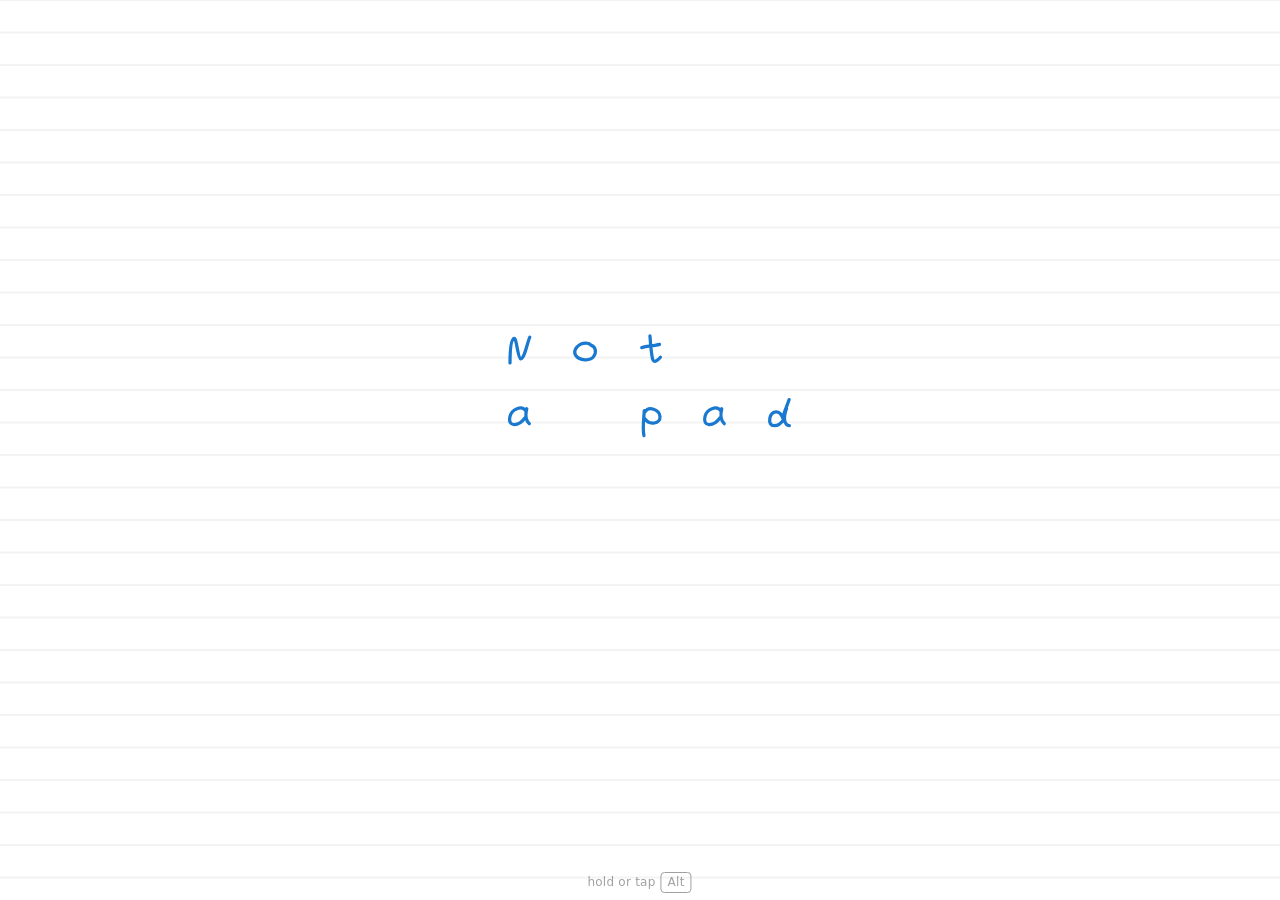
<file: site/lab/museum.html>
<!doctype html>
<html lang="en">
<head>
  <meta charset="utf-8">
  <meta name="robots" content="noindex">
  <meta http-equiv="refresh" content="0; url=../index.html">
  <title>SVG Museum · not-a-padSVG</title>
</head>
<body></body>
</html>
</file>
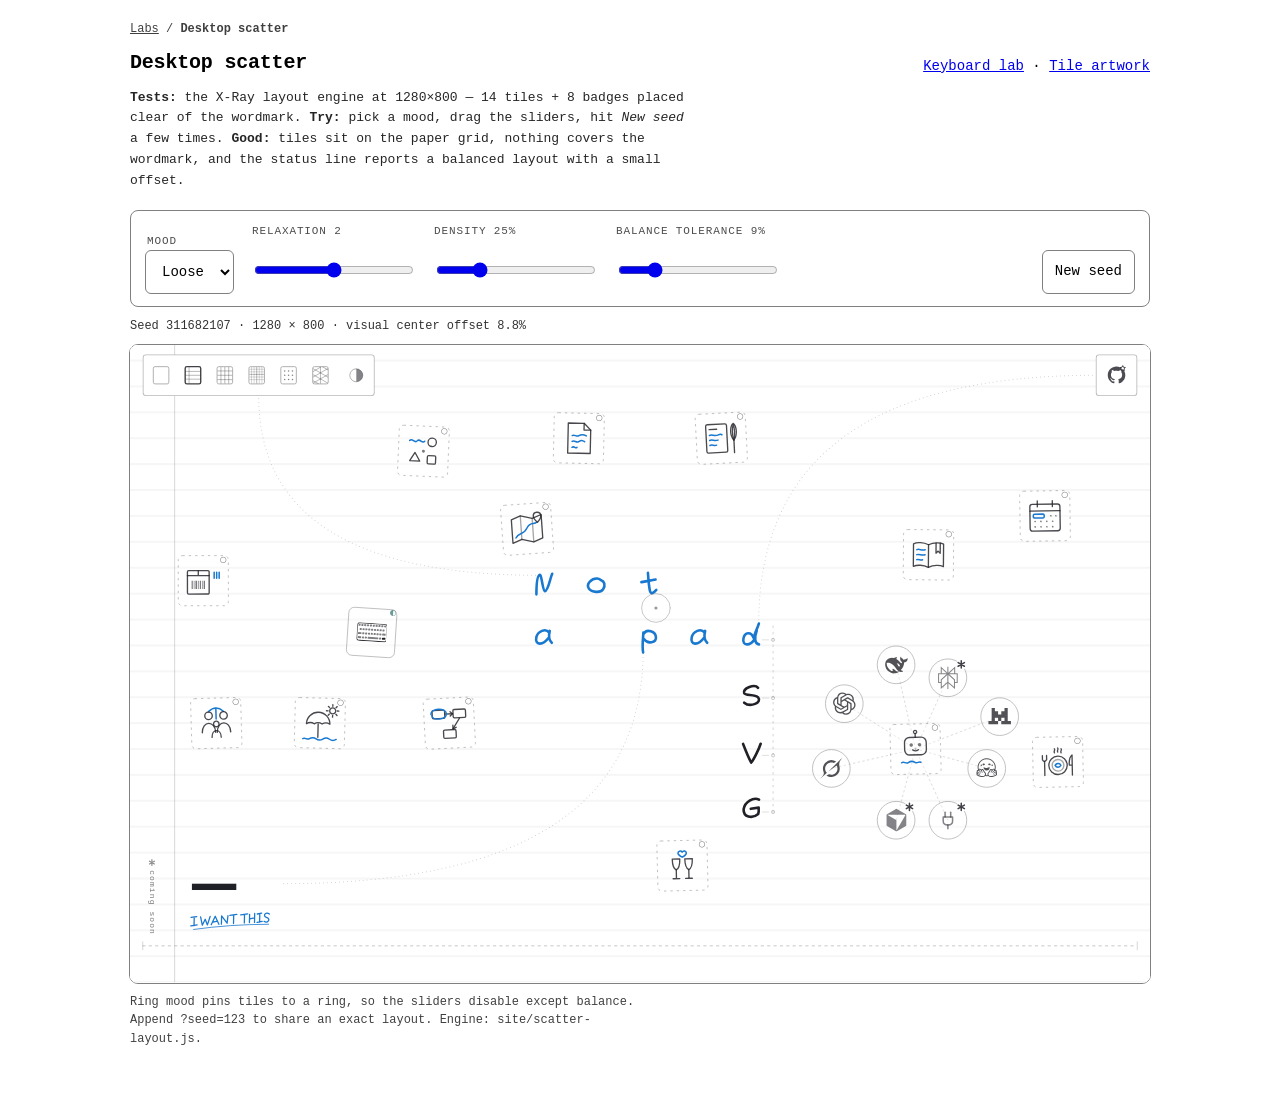
<file: site/lab/scatter.html>
<!doctype html>
<html lang="en">
<head>
  <meta charset="utf-8">
  <meta name="viewport" content="width=device-width, initial-scale=1">
  <meta name="color-scheme" content="light dark">
  <meta name="robots" content="noindex">
  <title>Desktop scatter lab · not-a-padSVG</title>
  <link rel="stylesheet" href="./lab.css">
  <style>
    #stage { aspect-ratio: 8 / 5; }
    #stage iframe {
      position: absolute; inset: 0; width: 1280px; height: 800px;
      border: 0; transform-origin: top left; background: Canvas;
    }
  </style>
  <script defer src="../scatter-layout.js"></script>
  <script defer src="scatter.js"></script>
</head>
<body class="lab">
  <p class="lab-crumbs"><a href="./index.html">Labs</a> / <span aria-current="page">Desktop scatter</span></p>
  <div class="lab-head">
    <h1>Desktop scatter</h1>
    <nav aria-label="Labs"><a href="keyboard.html">Keyboard lab</a> · <a href="tiles.html">Tile artwork</a></nav>
  </div>
  <p class="lab-lede">
    <strong>Tests:</strong> the X-Ray layout engine at 1280×800 — 14 tiles + 8 badges
    placed clear of the wordmark. <strong>Try:</strong> pick a mood, drag the sliders,
    hit <em>New seed</em> a few times. <strong>Good:</strong> tiles sit on the paper grid,
    nothing covers the wordmark, and the status line reports a balanced layout with a small offset.
  </p>
  <form class="lab-controls" id="controls">
    <fieldset>
      <legend><label for="mood">Mood</label></legend>
      <select id="mood">
        <option value="loose">Loose</option>
        <option value="swarm">Swarm</option>
        <option value="drift">Drift</option>
        <option value="ring">Ring</option>
      </select>
    </fieldset>
    <div class="field">
      <span id="steps-label">Relaxation <output for="steps" id="steps-value"></output></span>
      <input id="steps" type="range" min="0" max="4" step="1" aria-labelledby="steps-label">
    </div>
    <div class="field">
      <span id="density-label">Density <output for="density" id="density-value"></output></span>
      <input id="density" type="range" min="0" max="100" step="5" aria-labelledby="density-label">
    </div>
    <div class="field">
      <span id="balance-label">Balance tolerance <output for="balance" id="balance-value"></output></span>
      <input id="balance" type="range" min="5" max="25" step="1" aria-labelledby="balance-label">
    </div>
    <div class="lab-actions">
      <button type="button" id="new-seed">New seed</button>
    </div>
  </form>
  <p class="lab-status" id="status" role="status">Loading the x-ray preview…</p>
  <div class="lab-stage" id="stage">
    <iframe id="preview" src="../index.html" title="Desktop x-ray layout preview" inert></iframe>
  </div>
  <p class="lab-hint">Ring mood pins tiles to a ring, so the sliders disable except balance. Append <code>?seed=123</code> to share an exact layout. Engine: <code>site/scatter-layout.js</code>.</p>
</body>
</html>
</file>
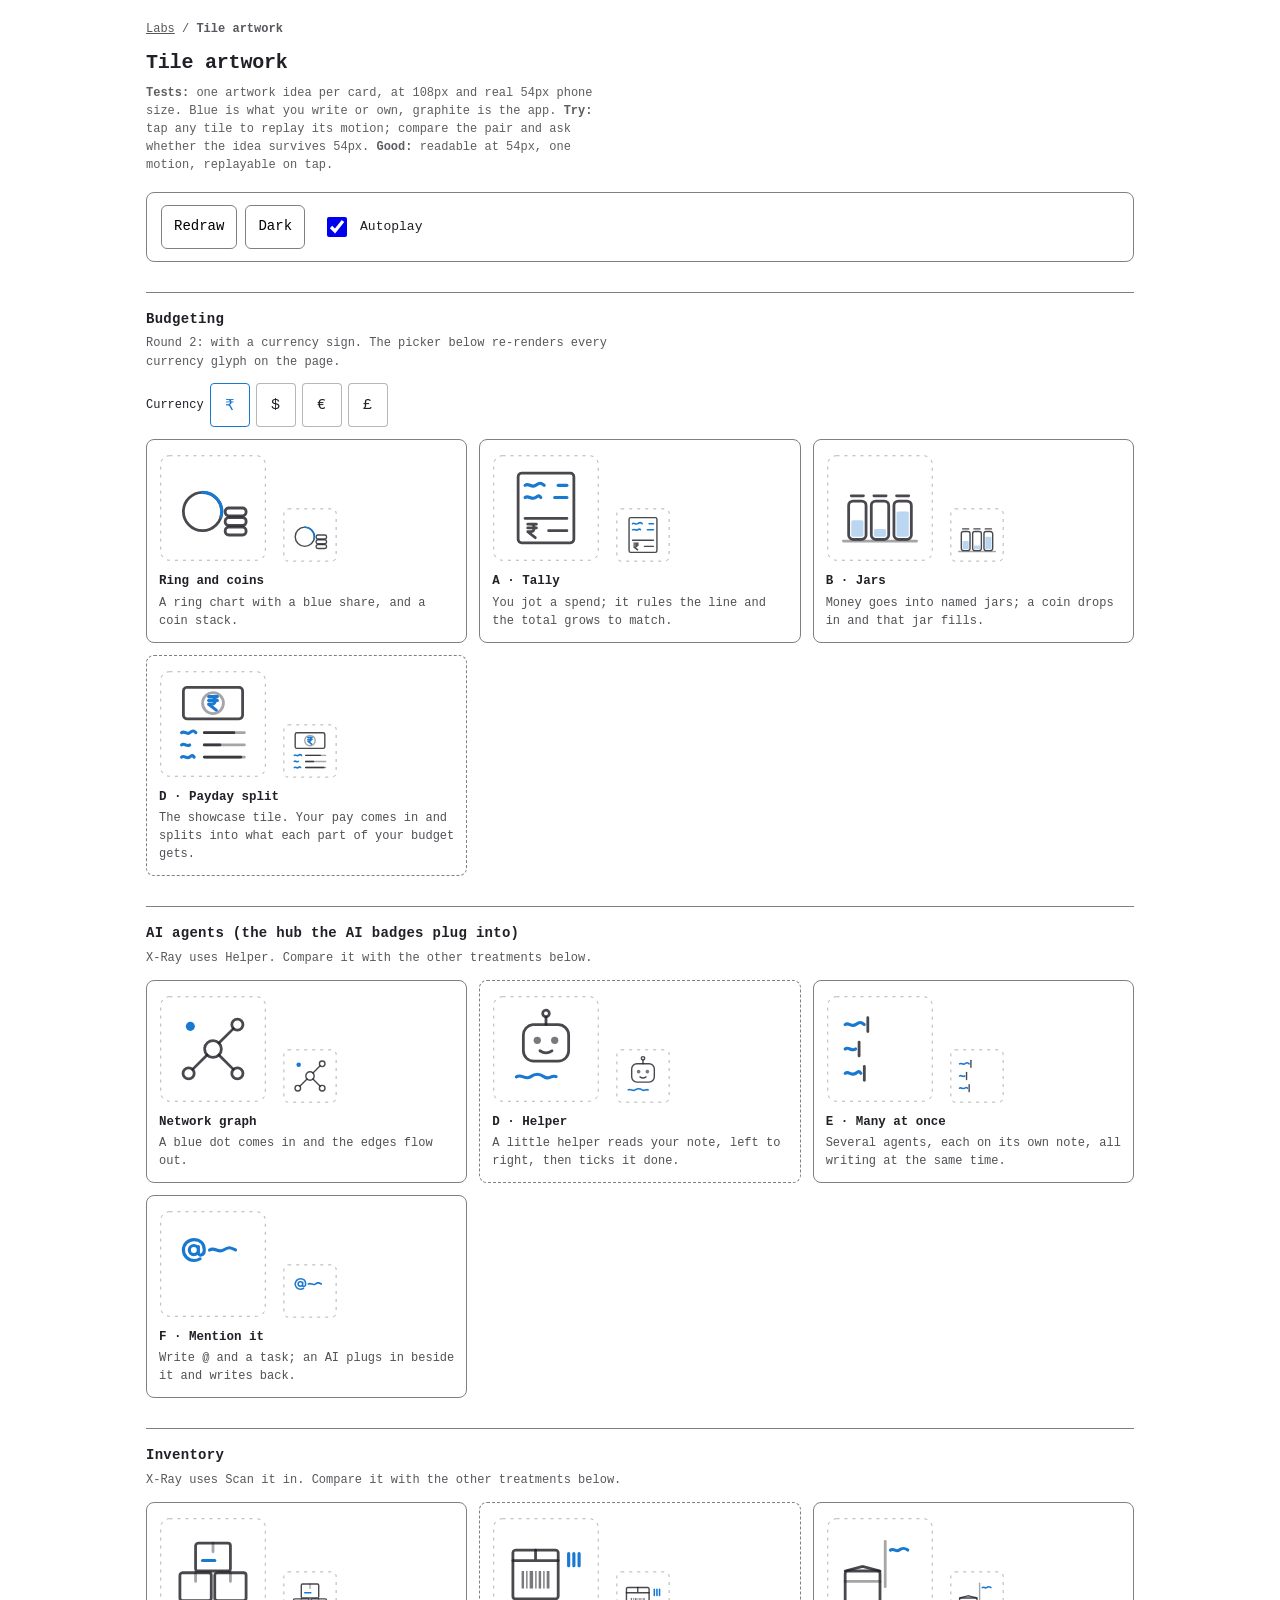
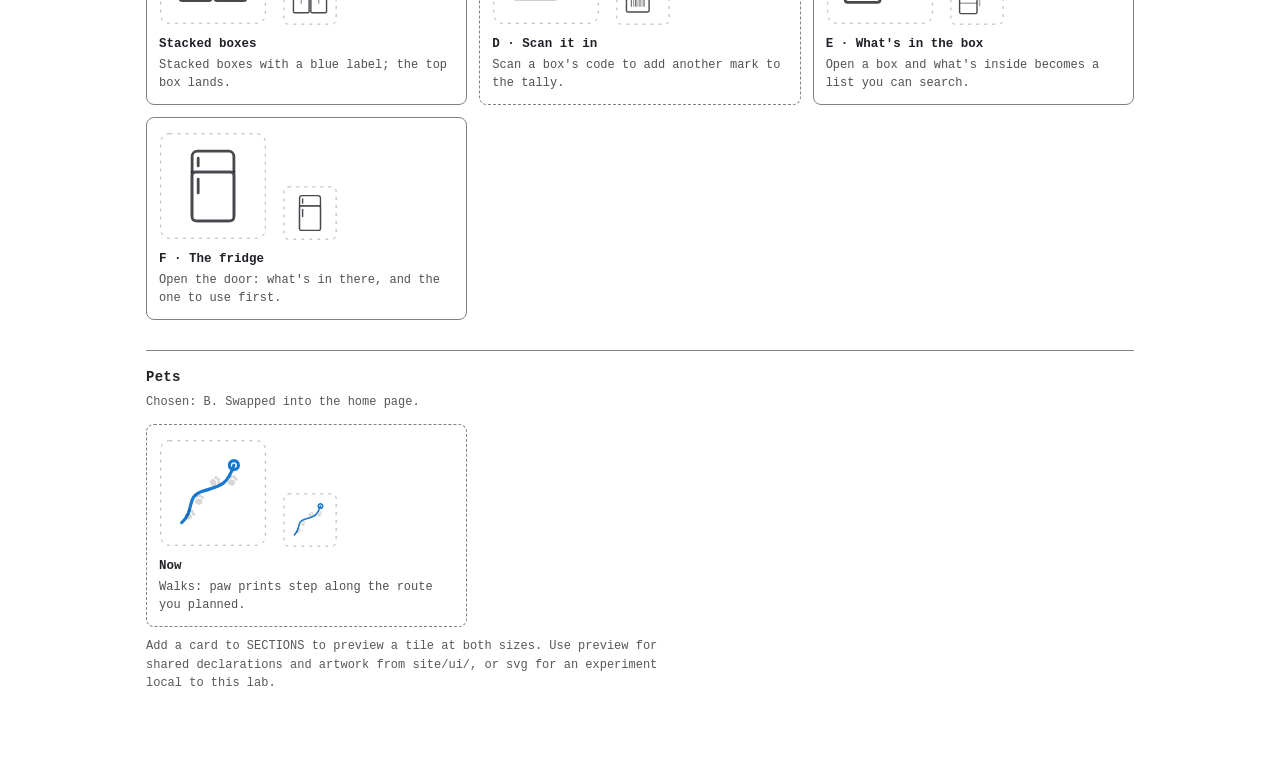
<file: site/lab/tiles.html>
<!doctype html>
<html lang="en">
<head>
  <meta charset="utf-8" />
  <meta name="viewport" content="width=device-width, initial-scale=1, viewport-fit=cover" />
  <title>Tile lab</title>
  <meta name="color-scheme" content="light dark" />
  <meta name="robots" content="noindex" />
  <link rel="stylesheet" href="../ui/preview-tile.css" />
  <link rel="stylesheet" href="../ui/agents/motion.css" />
  <link rel="stylesheet" href="../ui/budgeting/motion.css" />
  <link rel="stylesheet" href="./lab.css" />
  <link rel="stylesheet" href="../ui/pets/motion.css" />
  <link rel="stylesheet" href="../ui/inventory/motion.css" />
  <style>
    /* Dev-only comparison page. Shared tile art and base styles load from site/ui/. */
    /* Layout: one sheet of paper. The wordmark sits on the prototype's 560x440 plane, centred.
       No visible words. The x-ray shows the tasks to come as icon tiles snapped to a canvas grid,
       placed at reveal time clear of the wordmark and the thumb.
       Blue = the user's ink, graphite = the app's ink, on every paper.
       Two inks only: light and dark, following the device unless the viewer picks one (data-scheme).
       Customisation is the paper ruling, drawn as SVG patterns registered to the wordmark. */
    :root { --paper: #ffffff; --blue: #1978cf; --ink: #202027; --kl: 1; --kt: 1; color-scheme: light; }
    @media (prefers-color-scheme: dark) { :root:not([data-theme="light"]):not([data-scheme="light"]) { --paper: #16181c; --blue: #5ea9f4; --ink: #e7e9ed; --kl: 1.55; --kt: 1.15; color-scheme: dark; } }
    :root[data-theme="dark"]:not([data-scheme="light"]), :root[data-scheme="dark"] { --paper: #16181c; --blue: #5ea9f4; --ink: #e7e9ed; --kl: 1.55; --kt: 1.15; color-scheme: dark; }
    :root {
      --rule: color-mix(in srgb, var(--ink) calc(32% * var(--kl)), transparent);
      --rule-faint: color-mix(in srgb, var(--ink) calc(14% * var(--kl)), transparent);
      --mono: ui-monospace, "SF Mono", "Cascadia Mono", "Segoe UI Mono", Menlo, Consolas, "Liberation Mono", monospace;
    }
    * { box-sizing: border-box; }
    html, body { width: 100%; height: 100%; margin: 0; overflow: hidden; background: var(--paper); color: var(--ink); }

    .sr-only {
      position: absolute; width: 1px; height: 1px; padding: 0; margin: -1px;
      overflow: hidden; clip: rect(0 0 0 0); white-space: nowrap; border: 0;
    }
    #probe {
      position: fixed; left: 0; top: 0; visibility: hidden; pointer-events: none;
      padding: env(safe-area-inset-top, 0px) env(safe-area-inset-right, 0px)
               env(safe-area-inset-bottom, 0px) env(safe-area-inset-left, 0px);
    }

    #app {
      position: fixed; inset: 0; width: 100%;
      height: 100%; height: 100dvh;
      overflow: hidden; background-color: var(--paper);
      font-family: var(--mono); color: var(--ink);
      cursor: pointer; touch-action: none;
      user-select: none; -webkit-user-select: none;
      -webkit-touch-callout: none; -webkit-tap-highlight-color: transparent;
    }

    /* ---------- the wordmark (prototype sizing, unchanged) ---------- */
    .stage {
      position: absolute; inset: 0; display: grid; place-items: center;
      padding: env(safe-area-inset-top, 0px) env(safe-area-inset-right, 0px)
               env(safe-area-inset-bottom, 0px) env(safe-area-inset-left, 0px);
      pointer-events: none;
    }
    #mark {
      pointer-events: auto; display: block; margin: 0; padding: 0;
      border: 0; background: none; color: inherit; font: inherit;
      cursor: pointer; border-radius: 10px; outline: none;
      -webkit-tap-highlight-color: transparent;
    }
    #mark:focus-visible { outline: 1px dashed var(--rule); outline-offset: 4px; }
    .art {
      display: block; width: min(96vw, 560px); height: auto;
      max-height: min(67dvh, 500px); overflow: visible;
    }
    .brand-letter, .reveal-letter {
      fill: none; stroke-width: 3.25; stroke-linecap: round; stroke-linejoin: round;
    }
    .brand-letter { stroke: var(--blue); }
    .reveal-letter { stroke: var(--ink); }
    .construction { color: var(--ink); }
    .construction path, .construction circle {
      stroke: currentColor; fill: none; stroke-width: 1; vector-effect: non-scaling-stroke;
    }
    .construction .hidden { opacity: min(1, calc(.24 * var(--kl))); stroke-dasharray: 3 5; }
    .construction .witness { opacity: min(1, calc(.17 * var(--kl))); }
    .construction .node { opacity: min(1, calc(.29 * var(--kl))); }

    /* ---------- x-ray visibility ---------- */
    .xr { opacity: 0; transition: opacity 150ms ease-out; }
    .is-on .xr { opacity: 1; transition: opacity 60ms linear; }

    .xi { opacity: 0; transition: opacity 90ms linear; }
    .is-on .xi { opacity: 1; transition: opacity 240ms ease var(--d, 0ms); }
    .is-on .xi.stowed { opacity: 0; }
    .instant, .instant * { transition: none !important; }

    /* ---------- overlay marks (press point, movement, input surface) ---------- */
    #marks { position: absolute; inset: 0; width: 100%; height: 100%; pointer-events: none; overflow: visible; z-index: 2; }
    #marks path, #marks circle { fill: none; stroke: var(--ink); stroke-width: 1; stroke-linecap: round; }
    #marks .proposed { stroke-dasharray: 3 5; opacity: min(1, calc(.3 * var(--kl))); }
    #marks .witness { opacity: min(1, calc(.22 * var(--kl))); }
    #marks .press-ring { opacity: min(1, calc(.3 * var(--kl))); }
    #marks .press-node { fill: var(--ink); stroke: none; opacity: min(1, calc(.45 * var(--kl))); }
    #marks .movement { stroke-dasharray: 4 6; opacity: min(1, calc(.5 * var(--kl))); }
    #marks .movement-head { opacity: min(1, calc(.7 * var(--kl))); stroke-width: 1.25; }
    #move[hidden] { display: none; }

    /* ---------- x-ray layer ---------- */
    #xray { position: absolute; inset: 0; z-index: 3; pointer-events: none; }

    /* Task tiles: dashed = proposed, i.e. coming. */
    .tile {
      position: absolute; left: 0; top: 0; transform-origin: 50% 50%; margin: 0; padding: 0;
      border: 0; background: none; color: inherit; font: inherit; border-radius: 6px;
      cursor: pointer; pointer-events: none; outline: none; -webkit-tap-highlight-color: transparent;
    }
    #app[data-xray="kept"] .tile, #app[data-xray="kept"] .ilink { pointer-events: auto; }
    .tile.stowed, .ai.stowed { visibility: hidden; }

    /* AI badges: any model or agent can plug into the agents hub. Dashed = proposed. */
    .ai {
      position: absolute; left: 0; top: 0; margin: 0; padding: 0; border: 0; background: none;
      color: inherit; border-radius: 50%; cursor: pointer; pointer-events: none; outline: none;
      -webkit-tap-highlight-color: transparent;
      opacity: 0; transition: opacity 90ms linear;
    }
    .is-on .ai { opacity: 1; transition: opacity 260ms ease var(--d, 0ms); }
    #app[data-xray="kept"] .ai { pointer-events: auto; }
    .ai .ic { width: 100%; height: 100%; }
    .ai .ring { fill: var(--paper); stroke: var(--ink); stroke-width: 1; vector-effect: non-scaling-stroke; opacity: min(1, calc(.34 * var(--kl))); }
    .ai .ast-bg { fill: var(--paper); stroke: none; }
    .ast { fill: none; stroke: var(--ink); stroke-width: 1.3; stroke-linecap: round; opacity: min(1, calc(.85 * var(--kt))); }
    .ai.soon .logo, .ai.soon .logo-s { opacity: min(1, calc(.55 * var(--kt))); }

    /* The footnote: vertical, in a bottom corner, the one word on the page. */
    #soon {
      position: absolute; left: 0; top: 0; margin: 0; display: flex; align-items: center; gap: 5px;
      writing-mode: vertical-rl; transform-origin: 0 0;
      font-size: 10px; letter-spacing: .14em; line-height: 1; white-space: nowrap;
      opacity: 0; pointer-events: none;
    }
    .is-on #soon { opacity: min(1, calc(.6 * var(--kt))); transition: opacity 260ms ease var(--d, 0ms); }
    .is-on #soon.stowed { opacity: 0; }
    #soon svg { width: 9px; height: 9px; overflow: visible; }
    .ai .logo { fill: var(--ink); opacity: min(1, calc(.78 * var(--kt))); }
    .ai .logo-s { fill: none; stroke: var(--ink); stroke-width: 1.6; stroke-linecap: round; stroke-linejoin: round; opacity: min(1, calc(.78 * var(--kt))); }
    .ai:hover .ring, .ai.armed .ring, .ai:focus-visible .ring, .ai.play .ring { stroke-width: 1.5; opacity: min(1, calc(.7 * var(--kl))); }
    .ai.play .ic { animation: pulse .45s ease both; }
    #marks .plug { stroke-dasharray: 2 4; opacity: min(1, calc(.2 * var(--kl))); }
    #marks .plug.out { animation: plug-out .5s linear 3; opacity: min(1, calc(.45 * var(--kl))); }
    #marks .plug.in { animation: plug-in .4s linear 2; opacity: min(1, calc(.5 * var(--kl))); }
    @keyframes plug-out { to { stroke-dashoffset: -12; } }
    @keyframes plug-in { to { stroke-dashoffset: 12; } }
    /* hidden-until-played parts */
    .steam, .spark, .rep, .bub, .wave { opacity: 0; }

    /* ---------- the little demos, one per task ---------- */
    @keyframes rewrite { 0%, 16% { stroke-dashoffset: 0 } 18%, 36% { stroke-dashoffset: 1.02 } 100% { stroke-dashoffset: 0 } }
    @keyframes flow { from { stroke-dashoffset: 0 } to { stroke-dashoffset: -.36 } }
    @keyframes meet { 0% { transform: none } 28%, 44% { transform: translate(14px, 6px) } 66%, 82% { transform: translate(21px, 12px) } 100% { transform: none } }
    @keyframes flip { 0% { transform: none } 22% { transform: scaleX(.06) } 44%, 100% { transform: none } }
    @keyframes req { 0% { transform: none; opacity: 1 } 38% { transform: translate(11px, 11px); opacity: 1 } 46%, 100% { transform: translate(11px, 11px); opacity: 0 } }
    @keyframes steam { 0% { opacity: 0; transform: translateY(4px) } 45% { opacity: .75 } 100% { opacity: 0; transform: translateY(-5px) } }
    @keyframes ring-a { 0% { transform: none } 22% { transform: translateX(-7px) } 60%, 100% { transform: none } }
    @keyframes ring-b { 0% { transform: none } 22% { transform: translateX(7px) } 60%, 100% { transform: none } }
    @keyframes spark { 0%, 52% { transform: scale(0) rotate(0); opacity: 0 } 66% { transform: scale(1.2) rotate(45deg); opacity: 1 } 100% { transform: scale(0) rotate(90deg); opacity: 0 } }
    @keyframes lift { 0%, 100% { transform: none } 18% { transform: translateY(-8px) } 38% { transform: none } 58% { transform: translateY(-8px) } 78% { transform: none } }
    @keyframes rep { 0% { opacity: 0 } 8%, 86% { opacity: 1 } 100% { opacity: 0 } }
    @keyframes shuffle { 0%, 100% { transform: none } 32%, 66% { transform: translate(var(--tx), var(--ty)) rotate(var(--rot)) } }
    @keyframes land { 0% { opacity: 0; transform: translateY(-10px) } 28% { opacity: 1; transform: none } 38% { transform: translateY(-3px) } 48%, 100% { opacity: 1; transform: none } }
    @keyframes spin { to { transform: rotate(90deg) } }
    @keyframes sway { 0%, 100% { transform: none } 25% { transform: rotate(-7deg) } 70% { transform: rotate(6deg) } }
    @keyframes clink-a { 0%, 100% { transform: none } 35%, 55% { transform: rotate(13deg) } }
    @keyframes clink-b { 0%, 100% { transform: none } 35%, 55% { transform: rotate(-13deg) } }
    @keyframes hop { 0%, 100% { transform: none } 50% { transform: translateY(-4px) } }
    @keyframes press { 0%, 100% { transform: none } 50% { transform: scale(.5) } }
    @keyframes whisk { 0%, 100% { transform: none } 25% { transform: rotate(-14deg) } 75% { transform: rotate(14deg) } }
    @keyframes slide { 0% { opacity: 0; transform: translateX(10px) } 30%, 100% { opacity: 1; transform: none } }
    @keyframes nope { 20% { transform: translateX(-3px) } 40% { transform: translateX(3px) } 60% { transform: translateX(-2px) } 80% { transform: translateX(2px) } }

    .play .meet { animation: meet 2s cubic-bezier(.5, 0, .3, 1) both; }
    .play .page { animation: flip 1.9s ease both; transform-origin: 0 50%; }
    .play .ln { animation: rewrite 1.9s ease both; animation-delay: var(--ad, 0s); }
    .play .req { animation: req 1.9s ease both; }
    .play .edge { stroke-dasharray: .1 .08; animation: flow .5s linear .55s 3 both; }
    .play .core { animation: pulse .4s ease .62s both; }
    .play .kid { animation: pulse .45s ease both; animation-delay: var(--ad, 0s); }
    .play .steam { animation: steam 1s ease-out 2 both; animation-delay: var(--ad, 0s); }
    .play .ring-a { animation: ring-a 1.8s cubic-bezier(.5, 0, .3, 1) both; }
    .play .ring-b { animation: ring-b 1.8s cubic-bezier(.5, 0, .3, 1) both; }
    .play .spark { animation: spark 1.8s ease both; }
    .play .bell { animation: lift 1.9s ease-in-out both; }
    .play .rep { animation: rep 1.9s ease both; animation-delay: var(--ad, 0s); }
    .play .arrow { stroke-dasharray: .14 .1; animation: flow .5s linear 4 both; }
    .play .circ { animation: rewrite 1.9s ease both; }
    .play .rnd { animation: shuffle 1.8s cubic-bezier(.5, 0, .3, 1) both; }
    .play .land { animation: land 1.6s ease both; }
    .play .rays { animation: spin 1.9s ease-in-out both; }
    .play .sway { animation: sway 1.9s ease-in-out both; transform-origin: 50% 100%; }
    .play .clink-a { animation: clink-a 1.6s ease both; transform-origin: 50% 100%; }
    .play .clink-b { animation: clink-b 1.6s ease both; transform-origin: 50% 100%; }
    .play .heart { animation: pulse .5s ease .55s both; }
    .play .hop { animation: hop .6s ease both; animation-delay: var(--ad, 0s); }
    .play .key { animation: press .3s ease both; animation-delay: var(--ad, 0s); }
    .play .whisk { animation: whisk .9s ease-in-out 2 both; transform-origin: 50% 100%; }
    .play .bub { animation: steam 1s ease-out 2 both; animation-delay: var(--ad, 0s); }
    .play .ring-card { animation: nope .4s ease 3; }
    .play .wave { animation: rep 1.6s ease both; animation-delay: var(--ad, 0s); }
    .play .slide { animation: slide 1.9s ease both; }

    /* ---------- paper rulings (app's ink, faint) ---------- */
    #paper { position: absolute; inset: 0; width: 100%; height: 100%; pointer-events: none; z-index: 0; }
    #paper .rl { fill: none; stroke: var(--ink); opacity: min(1, calc(.11 * var(--kl))); }
    #paper .rl.major { opacity: min(1, calc(.2 * var(--kl))); }
    #paper .rl.minor { opacity: min(1, calc(.065 * var(--kl))); }
    #paper .dot { fill: var(--ink); stroke: none; opacity: min(1, calc(.3 * var(--kl))); }
    #paper .margin { fill: none; stroke: var(--ink); stroke-width: 1; opacity: min(1, calc(.22 * var(--kl))); }

    /* Paper picker: swatches drawn with the same ruling, plus light/dark. */
    #papers {
      position: absolute; left: 0; top: 0; display: flex; gap: 2px; padding: 3px;
      border: 1px solid var(--rule); background: var(--paper); border-radius: 4px;
    }
    .pbtn {
      width: 38px; height: 44px; display: grid; place-items: center; margin: 0; padding: 0;
      border: 0; background: none; color: var(--ink); border-radius: 3px; cursor: pointer;
      pointer-events: none; outline: none; -webkit-tap-highlight-color: transparent;
    }
    #app[data-xray="kept"] .pbtn { pointer-events: auto; }
    .pbtn .ic { width: 26px; height: 26px; }
    .pbtn .sw-frame { fill: var(--paper); stroke: var(--ink); stroke-width: 1; opacity: min(1, calc(.4 * var(--kl))); }
    .pbtn .sw-l { fill: none; stroke: var(--ink); stroke-width: .8; opacity: min(1, calc(.45 * var(--kl))); }
    .pbtn .sw-d { fill: var(--ink); opacity: min(1, calc(.55 * var(--kl))); }
    .pbtn[aria-pressed="true"] .sw-frame { stroke-width: 1.6; opacity: min(1, calc(.85 * var(--kt))); }
    .pbtn.sep { margin-left: 5px; }
    .pbtn:hover, .pbtn.armed { background: color-mix(in srgb, var(--ink) calc(9% * var(--kl)), transparent); }
    .pbtn:focus-visible { outline: 1.5px solid var(--ink); outline-offset: -2px; }

    /* Links: a small solid title block, icons only. Solid = exists. */
    #links {
      position: absolute; left: 0; top: 0; display: flex; gap: 2px; padding: 3px;
      border: 1px solid var(--rule); background: var(--paper); border-radius: 4px;
    }
    .ilink {
      width: 44px; height: 44px; display: grid; place-items: center; border-radius: 3px;
      color: var(--ink); pointer-events: none; outline: none; -webkit-tap-highlight-color: transparent;
    }
    .ilink .ic { width: 22px; height: 22px; overflow: visible; }
    .ilink .logo-gh { fill: var(--ink); opacity: min(1, calc(.8 * var(--kt))); }
    .ilink .star { fill: var(--paper); stroke: var(--ink); stroke-width: 1.1; stroke-linejoin: round; transition: fill 160ms; }
    .ilink:hover .star, .ilink.armed .star, .ilink:focus-visible .star { fill: var(--blue); stroke: var(--blue); }
    .ilink:hover, .ilink.armed { background: color-mix(in srgb, var(--ink) calc(9% * var(--kl)), transparent); }
    .ilink:focus-visible { outline: 1.5px solid var(--ink); outline-offset: -2px; }
    .ilink.nope { animation: nope .42s ease; }

    /* ---------- the quiet hint: press, hold, follow a path to a tile ---------- */
    #hint {
      position: absolute; left: 50%; z-index: 1; width: 76px; height: 30px; margin: 0;
      bottom: calc(env(safe-area-inset-bottom, 0px) + 9px); transform: translateX(-50%);
      opacity: min(1, calc(.62 * var(--kt))); transition: opacity 700ms ease; pointer-events: none;
    }
    #hint svg { display: block; width: 100%; height: 100%; overflow: visible; }
    #hint .s { fill: none; stroke: var(--ink); stroke-width: 1.25; stroke-linecap: round; stroke-linejoin: round; }
    #hint .h-dot { fill: var(--ink); transform-box: fill-box; transform-origin: center; animation: h-dot 3.8s ease-in-out infinite; }
    #hint .h-ring { transform-box: fill-box; transform-origin: center; animation: h-ring 3.8s ease-in-out infinite; }
    #hint .h-path { stroke-dasharray: 1 2; stroke-dashoffset: 1.02; animation: h-path 3.8s ease-in-out infinite; }
    #hint .h-head { animation: h-head 3.8s ease-in-out infinite; }
    #hint .h-tile { stroke-dasharray: 2 2.5; transform-box: fill-box; transform-origin: center; animation: h-tile 3.8s ease-in-out infinite; }
    @keyframes h-dot { 0%, 100% { transform: none } 8%, 72% { transform: scale(.75) } 84% { transform: none } }
    @keyframes h-ring { 0%, 6% { transform: scale(.3); opacity: 0 } 30%, 72% { transform: none; opacity: 1 } 86%, 100% { transform: none; opacity: 0 } }
    @keyframes h-path { 0%, 30% { stroke-dashoffset: 1.02; opacity: 1 } 54%, 72% { stroke-dashoffset: 0; opacity: 1 } 86%, 100% { stroke-dashoffset: 0; opacity: 0 } }
    @keyframes h-head { 0%, 52% { opacity: 0 } 56%, 72% { opacity: 1 } 86%, 100% { opacity: 0 } }
    @keyframes h-tile { 0%, 54% { opacity: 0; transform: scale(.6) } 62%, 74% { opacity: 1; transform: none } 88%, 100% { opacity: 0; transform: none } }
    #app[data-hint="1"] #hint { opacity: min(1, calc(.3 * var(--kt))); }
    #app[data-hint="2"] #hint { opacity: 0; }
    #app.is-on #hint { opacity: 0; transition-duration: 120ms; }

    @media (prefers-reduced-motion: reduce) {
      .xi, .is-on .xi { transition: none !important; }
      .xr, .is-on .xr { transition: opacity 120ms linear; }
      #hint * { animation: none !important; }
      #hint .h-path { stroke-dashoffset: 0; }
    }
    /* ---------- lab page ---------- */
    html, body { height: auto; overflow: auto; font-family: var(--mono); }
    body { padding: 20px 16px 48px; max-width: 980px; margin: 0 auto; }
    .lab-head { display: flex; flex-wrap: wrap; gap: 10px 16px; align-items: baseline; justify-content: space-between; }
    h1 { font-size: 15px; font-weight: 600; margin: 0; }
    .lab-head p, .note { font-size: 12px; line-height: 1.5; margin: 6px 0 0; opacity: .72; max-width: 62ch; }
    .lab-tools { display: flex; gap: 6px; }
    .lab-tools button {
      font: 12px var(--mono); color: var(--ink); background: var(--paper); border: 1px solid var(--rule);
      border-radius: 4px; padding: 8px 10px; min-height: 36px; cursor: pointer;
    }
    section { margin-top: 28px; padding-top: 14px; border-top: 1px solid var(--rule-faint); }
    h2 { font-size: 13px; font-weight: 600; margin: 0 0 12px; letter-spacing: .02em; }
    .row { display: grid; grid-template-columns: repeat(auto-fill, minmax(min(100%, 210px), 1fr)); gap: 12px; }
    .card { border: 1px solid var(--rule-faint); border-radius: 6px; padding: 10px; }
    .card.now { border-style: dashed; }
    .views { display: flex; align-items: flex-end; gap: 14px; }
    .lab-tile { position: relative; flex: none; border-radius: 6px; }
    .lab-tile .tile { position: absolute; inset: 0; width: 100%; height: 100%; pointer-events: auto; }
    .s54 { width: 54px; height: 54px; }
    .s108 { width: 108px; height: 108px; }
    .card h3 { font-size: 12px; font-weight: 600; margin: 10px 0 2px; }
    .card p { font-size: 11.5px; line-height: 1.45; margin: 0; opacity: .75; }

    /* ---------- concept parts ---------- */
    .ic .bfill { fill: var(--blue); stroke: none; opacity: .3; }
    .ic .gfill { fill: var(--ink); stroke: none; opacity: min(1, calc(.14 * var(--kl))); }
    .ic .lim { stroke-dasharray: 2 2.2; stroke-width: 1.2; }
    .ic .g.lim { opacity: min(1, calc(.6 * var(--kt))); }
    .n-total { stroke-width: 2.6; }
    .is-on .pen.n-total { stroke-dashoffset: var(--from); }
    .n-coin, .n-slide2, .n-seg { opacity: 0; }
    .n-step { opacity: .28; }

    @keyframes n-add { 0% { stroke-dashoffset: 1.02 } 18%, 86% { stroke-dashoffset: 0 } 100% { stroke-dashoffset: 1.02 } }
    @keyframes n-total { 0%, 42% { stroke-dashoffset: var(--from) } 58%, 88% { stroke-dashoffset: 0 } 100% { stroke-dashoffset: var(--from) } }
    @keyframes n-coin { 0% { opacity: 0; transform: translateY(-4px) } 12%, 30% { opacity: 1; transform: none } 48% { opacity: 1; transform: translateY(17px) } 52%, 100% { opacity: 0; transform: translateY(17px) } }
    @keyframes n-rise { 0%, 48% { transform: none } 62%, 88% { transform: scaleY(2.6) } 100% { transform: none } }
    @keyframes n-seg { 0%, 20% { opacity: 0; transform: translateX(7px) } 36%, 88% { opacity: 1; transform: none } 100% { opacity: 0; transform: none } }
    @keyframes n-hop { 0%, 20% { transform: none } 26%, 40% { transform: translateY(7.5px) } 46%, 58% { transform: translateY(13.5px) } 64%, 86% { transform: translateY(19.5px) } 100% { transform: none } }
    @keyframes n-spin { 0% { transform: none } 22% { transform: rotate(90deg) scale(1.35) } 34%, 100% { transform: rotate(90deg) } }
    @keyframes n-pin { 0%, 100% { opacity: min(1, calc(.82 * var(--kt))) } 40% { opacity: 1; stroke-width: 3 } }
    @keyframes n-req { 0% { transform: none; opacity: 1 } 34% { transform: translateX(20px); opacity: 1 } 40%, 100% { transform: translateX(20px); opacity: 0 } }
    @keyframes n-take { 0%, 12% { transform: none; opacity: 1 } 40% { transform: translate(5px, -11px) rotate(14deg); opacity: 1 } 52%, 86% { transform: translate(5px, -11px) rotate(14deg); opacity: 0 } 87% { transform: none; opacity: 0 } 100% { transform: none; opacity: 1 } }
    @keyframes n-erase { 0%, 45% { stroke-dashoffset: 0 } 60%, 88% { stroke-dashoffset: 1.02 } 100% { stroke-dashoffset: 0 } }
    @keyframes n-scan { 0%, 100% { opacity: min(1, calc(.4 * var(--kl))) } 40% { opacity: 1; stroke-width: 2.4 } }
    @keyframes n-drain { 0%, 10% { transform: none } 52%, 88% { transform: scaleY(.32) } 100% { transform: none } }
    @keyframes n-slide2 { 0%, 50% { opacity: 0; transform: translateX(-7px) } 64%, 88% { opacity: 1; transform: none } 100% { opacity: 0; transform: none } }
    @keyframes n-kib { 0% { opacity: 0; transform: translateY(-14px) } 25% { opacity: 1; transform: translateY(5px) } 32% { transform: translateY(3.5px) } 38%, 86% { opacity: 1; transform: translateY(5px) } 100% { opacity: 0; transform: translateY(5px) } }
    @keyframes n-step { 0% { opacity: .28 } 12%, 80% { opacity: 1 } 100% { opacity: .28 } }
    @keyframes n-swing { 0%, 100% { transform: none } 18% { transform: rotate(16deg) } 42% { transform: rotate(-11deg) } 64% { transform: rotate(6deg) } 82% { transform: rotate(-2deg) } }
    .n-kib { opacity: 0; }

    .play .n-add { animation: n-add 1.7s ease both; animation-delay: var(--ad, 0s); }
    .play .n-total { animation: n-total 2s ease both; }
    .play .n-coin { animation: n-coin 2s ease both; }
    .play .n-rise { animation: n-rise 2s cubic-bezier(.3, 0, .2, 1) both; transform-origin: 50% 100%; }
    .play .n-seg { animation: n-seg 2s cubic-bezier(.3, 0, .2, 1) both; }
    .play .n-hop { animation: n-hop 2s ease both; }
    .play .n-spin { animation: n-spin 1.9s ease both; }
    .play .n-branch { stroke-dasharray: .06 .05; animation: flow .5s linear .2s 2 both; }
    .play .n-pin { animation: n-pin .45s ease both; animation-delay: var(--ad, 0s); }
    .play .n-core { animation: pulse .4s ease .62s both; }
    .play .n-req { animation: n-req 1.9s ease both; }
    .play .n-take { animation: n-take 2s ease both; }
    .play .n-erase { animation: n-erase 2s ease both; }
    .play .n-scan { animation: n-scan .3s ease both; animation-delay: var(--ad, 0s); }
    .play .n-label { animation: pulse .45s ease 1s both; }
    .play .n-drain { animation: n-drain 2s ease-in-out both; transform-origin: 50% 100%; }
    .play .n-slide2 { animation: n-slide2 2s ease both; }
    .play .n-kib { animation: n-kib 1.8s ease both; animation-delay: var(--ad, 0s); }
    .play .n-step { animation: n-step 1.2s ease both; animation-delay: var(--ad, 0s); }
    .play .n-swing { animation: n-swing 1.9s ease-in-out both; transform-origin: 50% 0; }
    .ic .n-step { transform-box: view-box; transform-origin: 0 0; }
    /* ---------- round 2 ---------- */
    .ic .g.door { fill: var(--paper); opacity: 1; stroke: color-mix(in srgb, var(--ink) 82%, var(--paper)); }
    .ic .cur-s { stroke-width: 1.5; }
    .n-plug, .n-item { opacity: 0; }
    @keyframes n-run { 0% { stroke-dashoffset: 1.02 } 45%, 86% { stroke-dashoffset: 0 } 100% { stroke-dashoffset: 1.02 } }
    @keyframes n-cur { 0% { transform: none; opacity: 1 } 45%, 70% { transform: translateX(var(--go)); opacity: 1 } 76%, 82% { transform: translateX(var(--go)); opacity: 0 } 88%, 100% { transform: none; opacity: 1 } }
    @keyframes n-plug { 0%, 15% { opacity: 0; transform: scale(.4) } 30%, 86% { opacity: 1; transform: none } 100% { opacity: 0; transform: none } }
    @keyframes n-flapl { 0%, 100% { transform: none } 20%, 80% { transform: rotate(-115deg) } }
    @keyframes n-flapr { 0%, 100% { transform: none } 20%, 80% { transform: rotate(115deg) } }
    @keyframes n-item { 0% { opacity: 0; transform: none } 25% { opacity: 1; transform: translateY(-12px) } 50% { opacity: 1; transform: translate(14px, -14px) } 62%, 100% { opacity: 0; transform: translate(14px, -14px) } }
    @keyframes n-door { 0%, 8% { transform: none } 28%, 78% { transform: scaleX(.12) } 92%, 100% { transform: none } }
    .play .n-run { animation: n-run 2s ease-out both; animation-delay: var(--ad, 0s); }
    .play .n-cur { animation: n-cur 2s ease-out both; animation-delay: var(--ad, 0s); }
    .play .n-plug { animation: n-plug 2s ease both; }
    .play .n-flapl { animation: n-flapl 2s ease both; transform-origin: 0 100%; }
    .play .n-flapr { animation: n-flapr 2s ease both; transform-origin: 100% 100%; }
    .play .n-item { animation: n-item 1.5s ease both; animation-delay: var(--ad, 0s); }
    .play .n-use { animation: pulse .45s ease 1.05s both; }
    .play .n-door { animation: n-door 2s ease-in-out both; transform-origin: 0 50%; }
    .cur-pick { display: flex; gap: 6px; align-items: center; margin: 0 0 12px; font-size: 12px; }
    .cur-pick button { font: 15px var(--mono); color: var(--ink); background: var(--paper); border: 1px solid var(--rule); border-radius: 4px; min-width: 40px; min-height: 36px; cursor: pointer; }
    .cur-pick button[aria-pressed="true"] { border-color: var(--blue); color: var(--blue); border-width: 1.5px; }

    /* ---------- lab shell bridge: page-specific controls live with their experiment ---------- */
    .cur-pick button { min-height: 44px; }
    .lab-card .views { margin: 2px 0 0; }
    .lab-section .lab-tools { display: flex; gap: 6px; flex-wrap: wrap; align-items: center; margin: 0 0 12px; font-size: 12px; }
  </style>
</head>
<body class="lab">
  <p class="lab-crumbs"><a href="./index.html">Labs</a> / <span aria-current="page">Tile artwork</span></p>
  <div class="lab-head">
    <div>
      <h1>Tile artwork</h1>
      <p class="lab-lede"><strong>Tests:</strong> one artwork idea per card, at 108px and real 54px phone size.
      Blue is what you write or own, graphite is the app. <strong>Try:</strong> tap any tile to replay its motion;
      compare the pair and ask whether the idea survives 54px. <strong>Good:</strong> readable at 54px,
      one motion, replayable on tap.</p>
    </div>
  </div>
  <div class="lab-controls">
    <div class="lab-actions" style="margin-left:0">
      <button type="button" id="redraw">Redraw</button>
      <button type="button" id="scheme">Dark</button>
    </div>
    <label class="lab-check"><input id="autoplay" type="checkbox" checked> Autoplay</label>
  </div>
  <div id="sections"></div>
  <p class="lab-hint">Add a card to <code>SECTIONS</code> to preview a tile at both sizes.
  Use <code>preview</code> for shared declarations and artwork from <code>site/ui/</code>, or
  <code>svg</code> for an experiment local to this lab.</p>
  <script type="module">
    import { budgeting } from '../ui/budgeting/definition.js';
    import { budgetingArtwork } from '../ui/budgeting/artwork.js';
    import { pets, walksArtwork } from '../ui/pets/walks.js';
    import { inventory, scanArtwork } from '../ui/inventory/scan.js';
    import { agents, helperArtwork } from '../ui/agents/helper.js';
    import { drawPreviewTile, playTilePreview, preparePenStrokes } from '../ui/preview-tile.js';
    import { bindSchemeToggle, loopTiles, loadPref, savePref } from './lab.js';

    const budgetingPreview = variant => ({
      definition: budgeting,
      artwork: budgetingArtwork[variant],
      artworkLabel: budgeting.artworkLabels[variant],
    });

const SECTIONS = [
  { title: `Budgeting`, note: `Round 2: with a currency sign. The picker below re-renders every currency glyph on the page.`, cards: [
    { title: `Ring and coins`, blurb: `A ring chart with a blue share, and a coin stack.`, now: false, preview: budgetingPreview('ring-and-coins') },
    { title: `A · Tally`, blurb: `You jot a spend; it rules the line and the total grows to match.`, now: false, svg: `<g class="pop"><rect class="frame" x="-6" y="-6" width="60" height="60" rx="5" /></g>
  <rect class="g pen" x="8" y="4" width="32" height="40" rx="2" />
  <path class="b pen" d="M 12 11 c 2 -1.6 3.5 1.6 6 0 s 3 -1.6 5 0" />
  <path class="b pen" d="M 31 11 H 36" />
  <path class="b pen" d="M 12 18 c 2 -1.6 3.5 1.6 6 0 s 2 -1.2 3 0" />
  <path class="b pen" d="M 29 18 H 36" />
  <path class="b fx n-add" pathLength="1" style="--ad:.1s" d="M 12 25 c 2 -1.6 3.5 1.6 6 0 s 3 -1.6 6 0" />
  <path class="b fx n-add" pathLength="1" style="--ad:.5s" d="M 32 25 H 36" />
  <path class="g pen" d="M 12 30 H 36" />
  <path class="g pen" data-cur="16 37 .62" />
  <path class="g pen n-total" style="--from:.25" d="M 36 37 H 22" />` },
    { title: `B · Jars`, blurb: `Money goes into named jars; a coin drops in and that jar fills.`, now: false, svg: `<g class="pop"><rect class="frame" x="-6" y="-6" width="60" height="60" rx="5" /></g>
  <path class="g pen faint" d="M 3 43 H 45" />
  <g class="pop">
    <rect class="bfill" x="7.5" y="31" width="7" height="9.5" rx="1" />
    <rect class="bfill n-rise" x="20.5" y="36" width="7" height="4.5" rx="1" />
    <rect class="bfill" x="33.5" y="26" width="7" height="14.5" rx="1" />
  </g>
  <rect class="g pen" x="6" y="20" width="10" height="22" rx="2.5" />
  <rect class="g pen" x="19" y="20" width="10" height="22" rx="2.5" />
  <rect class="g pen" x="32" y="20" width="10" height="22" rx="2.5" />
  <path class="g pen" d="M 7.5 17 H 14.5 M 20.5 17 H 27.5 M 33.5 17 H 40.5" />
  <g class="n-coin"><circle class="b" cx="24" cy="6" r="5.6" /><path class="b cur-s" data-cur="24 6 .55" /></g>` },
    { title: `D · Payday split`, blurb: `The showcase tile. Your pay comes in and splits into what each part of your budget gets.`, now: true, preview: budgetingPreview('payday-split') },
  ] },
  { title: `AI agents (the hub the AI badges plug into)`, note: `X-Ray uses Helper. Compare it with the other treatments below.`, cards: [
    { title: `Network graph`, blurb: `A blue dot comes in and the edges flow out.`, now: false, svg: `<g class="pop"><rect class="frame" x="-6" y="-6" width="60" height="60" rx="5" /></g>
          <path class="g pen edge" d="M20.6 27.4 L12.3 35.7" />
          <path class="g pen edge" d="M27.4 27.4 L35.7 35.7" />
          <path class="g pen edge" d="M27.4 20.6 L35.7 12.3" />
          <circle class="g pen core" cx="24" cy="24" r="4.8" />
          <circle class="g pen kid" style="--ad:1s" cx="10" cy="38" r="3.2" />
          <circle class="g pen kid" style="--ad:1.12s" cx="38" cy="38" r="3.2" />
          <circle class="g pen kid" style="--ad:1.24s" cx="38" cy="10" r="3.2" />
          <g class="pop"><circle class="bf req" cx="11" cy="11" r="2.6" /></g>` },
    { title: `D · Helper`, blurb: `A little helper reads your note, left to right, then ticks it done.`, now: true,
      preview: { definition: agents, artwork: helperArtwork } },
    { title: `E · Many at once`, blurb: `Several agents, each on its own note, all writing at the same time.`, now: false, svg: `<g class="pop"><rect class="frame" x="-6" y="-6" width="60" height="60" rx="5" /></g>
  <path class="b pen" d="M 4 10 c 2 -1.6 3.5 1.6 6 0 s 3 -1.6 5 0" />
  <path class="b pen" d="M 4 24 c 2 -1.6 3.5 1.6 6 0" />
  <path class="b pen" d="M 4 38 c 2 -1.6 3.5 1.6 6 0 s 2 -1.2 3 0" />
  <path class="g fx n-run" pathLength="1" style="--ad:.15s" d="M 17 10 H 36" />
  <path class="g fx n-run" pathLength="1" style="--ad:.3s" d="M 12 24 H 40" />
  <path class="g fx n-run" pathLength="1" style="--ad:.05s" d="M 15 38 H 32" />
  <g class="pop">
    <g class="n-cur" style="--ad:.15s;--go:19px"><path class="g" d="M 17 6 V 14" /></g>
    <g class="n-cur" style="--ad:.3s;--go:28px"><path class="g" d="M 12 20 V 28" /></g>
    <g class="n-cur" style="--ad:.05s;--go:17px"><path class="g" d="M 15 34 V 42" /></g>
  </g>` },
    { title: `F · Mention it`, blurb: `Write @ and a task; an AI plugs in beside it and writes back.`, now: false, svg: `<g class="pop"><rect class="frame" x="-6" y="-6" width="60" height="60" rx="5" /></g>
  <path class="b pen" d="M 13 16 m -2.6 0 a 2.6 2.6 0 1 0 5.2 0 a 2.6 2.6 0 1 0 -5.2 0 M 15.6 14 V 17.4 C 15.6 19.6 19 19.6 19 16 C 19 12 16.3 10 13 10 C 9.7 10 7 12.7 7 16 C 7 19.3 9.7 22 13 22 C 14.5 22 15.6 21.6 16.6 21" />
  <path class="b pen" d="M 22 16 c 3 -2 5 2 8 0 s 4 -1.6 7 0" />
  <g class="n-plug"><circle class="g" cx="40" cy="8" r="5" /><path class="gf" d="M 40 5 L 40.8 7.2 L 43 8 L 40.8 8.8 L 40 11 L 39.2 8.8 L 37 8 L 39.2 7.2 Z" /></g>
  <path class="g fx n-add" pathLength="1" style="--ad:.7s" d="M 7 30 H 38" />
  <path class="g fx n-add" pathLength="1" style="--ad:1s" d="M 7 37 H 31" />` },
  ] },
  { title: `Inventory`, note: `X-Ray uses Scan it in. Compare it with the other treatments below.`, cards: [
    { title: `Stacked boxes`, blurb: `Stacked boxes with a blue label; the top box lands.`, now: false, svg: `<g class="pop"><rect class="frame" x="-6" y="-6" width="60" height="60" rx="5" /></g>
          <rect class="g pen" x="5" y="25" width="18" height="16" rx="1.5" />
          <rect class="g pen" x="25" y="25" width="18" height="16" rx="1.5" />
          <path class="g pen faint" d="M 14 25 V 30 M 34 25 V 30" />
          <g class="land">
            <rect class="g pen" x="14" y="8" width="20" height="16" rx="1.5" />
            <path class="g pen faint" d="M 24 8 V 13" />
            <path class="b pen" d="M 18 18 h 7" />
          </g>` },
    { title: `D · Scan it in`, blurb: `Scan a box's code to add another mark to the tally.`, now: true,
      preview: { definition: inventory, artwork: scanArtwork } },
    { title: `E · What&#x27;s in the box`, blurb: `Open a box and what&#x27;s inside becomes a list you can search.`, now: false, svg: `<g class="pop"><g class="n-item" style="--ad:.35s"><circle class="g" cx="11" cy="28" r="3" /></g><g class="n-item" style="--ad:.5s"><rect class="g" x="15" y="25" width="5" height="6" rx="1" /></g></g>
  <g class="pop"><rect class="frame" x="-6" y="-6" width="60" height="60" rx="5" style="fill:none" /></g>
  <rect class="g pen n-boxbody" x="4" y="24" width="20" height="18" rx="1.5" />
  <path class="g pen n-flapl" d="M 4 24 L 13.6 21.5" />
  <path class="g pen n-flapr" d="M 24 24 L 14.4 21.5" />
  <path class="g pen faint" d="M 4 30 H 24" />
  <path class="b pen" d="M 30 12 c 2 -1.4 3.2 1.4 5 0 s 3 -1.4 5 0" />
  <path class="b fx n-add" pathLength="1" style="--ad:.75s" d="M 30 20 c 2 -1.4 3.2 1.4 5 0 s 2 -1 4 0" />
  <path class="b fx n-add" pathLength="1" style="--ad:1s" d="M 30 28 c 2 -1.4 3.2 1.4 5 0 s 3 -1.4 6 0" />
  <path class="g pen faint" d="M 27 7 V 33" />` },
    { title: `F · The fridge`, blurb: `Open the door: what&#x27;s in there, and the one to use first.`, now: false, svg: `<g class="pop"><rect class="frame" x="-6" y="-6" width="60" height="60" rx="5" /></g>
  <path class="g pen faint" d="M 14 27 H 34 M 14 35 H 34" />
  <g class="pop">
    <rect class="g" x="16" y="21" width="5" height="6" rx="1" />
    <circle class="g" cx="27" cy="24.5" r="2.5" />
    <rect class="g" x="16" y="30" width="6" height="5" rx="1" />
    <g class="n-use"><rect class="g" x="26" y="29" width="5" height="6" rx="1" /><path class="b" d="M 25 31.5 H 32" /></g>
  </g>
  <rect class="g pen" x="12" y="4" width="24" height="40" rx="3" />
  <path class="g pen" d="M 12 16 H 36 M 15.5 8 V 12.5" />
  <g class="n-door"><rect class="g door" x="12" y="16" width="24" height="28" rx="2" /><path class="g" d="M 15.5 20 V 28" /></g>` },
  ] },
  { title: `Pets`, note: `Chosen: B. Swapped into the home page.`, cards: [
    { title: `Now`, blurb: `Walks: paw prints step along the route you planned.`, now: true,
      preview: { definition: pets, artwork: walksArtwork } },
  ] },
];

    const host = document.getElementById('sections');

    // Currency picker belongs to the Budgeting section, not the global bar.
    const CUR = {
      inr: 'M -4 -6 H 4 M -4 -2.5 H 4 M -1 -6 C 3 -6 3 1 -1 1 H -4 L 3 6.5',
      usd: 'M 3.5 -3.8 C 2.6 -5.8 -3.6 -5.8 -3.6 -2.4 C -3.6 .6 3.6 -.4 3.6 2.8 C 3.6 6 -2.6 6.2 -3.9 3.6 M 0 -7.5 V 7.5',
      eur: 'M 4.2 -4.6 C 1.2 -7.6 -4.4 -5.6 -4.4 0 C -4.4 5.6 1.2 7.6 4.2 4.6 M -6.2 -1.6 H 1.8 M -6.2 1.6 H 1.8',
      gbp: 'M 3.8 -4 C 3.2 -7.2 -2 -7.2 -2 -3 V 3 C -2 5 -3 6 -4.6 6.5 H 4 M -4.6 0 H 2'
    };
    const placeCur = (d, X, Y, k) => {
      let c = '', i = 0;
      return d.trim().split(/\s+/).map((t) => {
        if (/^[A-Za-z]$/.test(t)) { c = t; i = 0; return t; }
        const v = parseFloat(t), axis = c === 'H' ? 0 : c === 'V' ? 1 : i++ % 2;
        return +(axis ? Y + v * k : X + v * k).toFixed(2);
      }).join(' ');
    };
    let cur = loadPref('lab.cur', 'inr');
    const setCur = (c) => {
      cur = CUR[c] ? c : 'inr';
      document.querySelectorAll('[data-cur]').forEach((el) => {
        const [x, y, k] = el.dataset.cur.split(' ').map(Number);
        el.setAttribute('d', placeCur(CUR[cur], x, y, k));
      });
      document.querySelectorAll('.cur-pick button').forEach((b) => b.setAttribute('aria-pressed', String(b.dataset.c === cur)));
    };

    for (const section of SECTIONS) {
      const el = document.createElement('section');
      el.className = 'lab-section';
      const tools = section.title === 'Budgeting'
        ? `<div class="cur-pick lab-tools" role="group" aria-label="Currency">Currency
             ${['inr', 'usd', 'eur', 'gbp'].map((c) => `<button type="button" data-c="${c}">${{ inr: '\u20B9', usd: '$', eur: '\u20AC', gbp: '\u00A3' }[c]}</button>`).join('')}</div>`
        : '';
      el.innerHTML = `<h2>${section.title}</h2><p class="lab-note">${section.note}</p>${tools}<div class="lab-grid"></div>`;
      const grid = el.querySelector('.lab-grid');
      for (const card of section.cards) {
        const item = document.createElement('div');
        item.className = 'lab-card' + (card.now ? ' is-now' : '');
        item.innerHTML = `<div class="views">
            <div class="lab-tile s108"><button class="tile" type="button"></button></div>
            <div class="lab-tile s54"><button class="tile" type="button"></button></div>
          </div>
          <h3>${card.title}</h3><p>${card.blurb}</p>`;
        const [big, small] = item.querySelectorAll('.tile');
        if (card.preview) {
          const { definition, artwork, artworkLabel } = card.preview;
          for (const btn of [big, small]) drawPreviewTile(btn, definition, artwork, artworkLabel);
        } else {
          const label = `${section.title}, ${card.title}`;
          for (const btn of [big, small]) {
            btn.setAttribute('aria-label', label);
            btn.innerHTML = `<svg class="ic" viewBox="-7 -7 62 62" aria-hidden="true">${card.svg}</svg>`;
          }
        }
        grid.append(item);
      }
      host.append(el);
    }

    setCur(cur);
    document.querySelectorAll('.cur-pick button').forEach((b) =>
      b.addEventListener('click', () => { setCur(b.dataset.c); savePref('lab.cur', cur); }));

    preparePenStrokes(document);
    const tiles = [...document.querySelectorAll('.tile')];
    tiles.forEach((t) => t.querySelectorAll('.pen, .pop').forEach((el, j) => {
      el.style.setProperty('--d', (120 + j * 40) + 'ms');
      if (el.classList.contains('pen')) el.style.setProperty('--dur', '200ms');
    }));

    const bodyEl = document.body;
    const drawIn = () => {
      bodyEl.classList.add('instant'); bodyEl.classList.remove('is-on'); void bodyEl.offsetWidth;
      bodyEl.classList.remove('instant'); void bodyEl.offsetWidth; bodyEl.classList.add('is-on');
    };
    tiles.forEach((tile) => tile.addEventListener('click', () => playTilePreview(tile)));

    let stop = null;
    const autoplay = document.getElementById('autoplay');
    const restart = () => {
      stop?.(); stop = null;
      drawIn();
      if (autoplay.checked) stop = loopTiles(tiles, playTilePreview);
    };
    document.getElementById('redraw').addEventListener('click', restart);
    autoplay.addEventListener('change', restart);
    bindSchemeToggle(document.getElementById('scheme'));
    requestAnimationFrame(restart);
  </script>
</body>
</html>
</file>
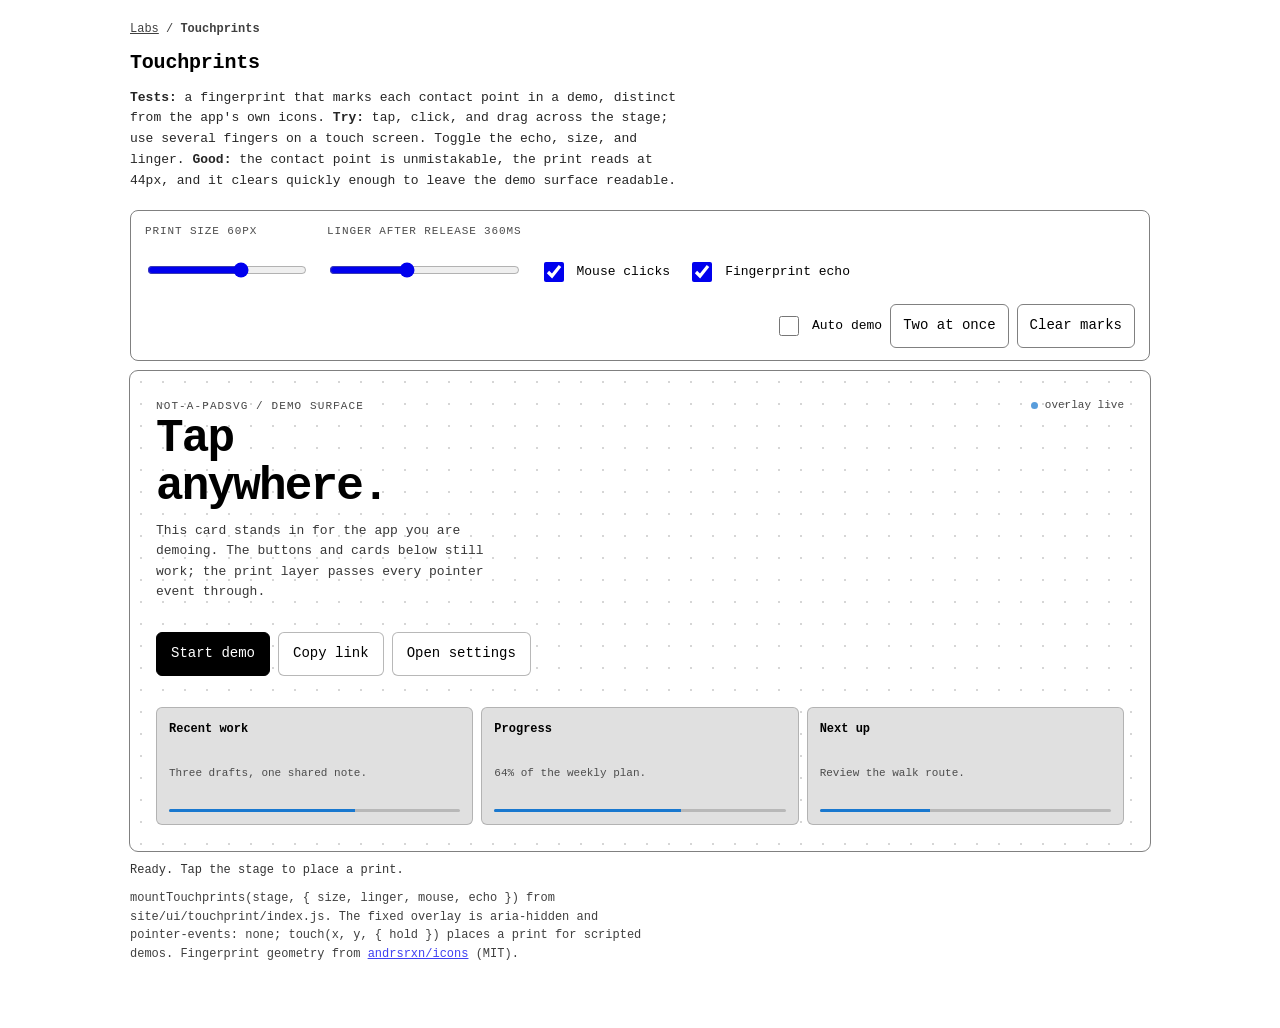
<file: site/lab/touchprint.html>
<!doctype html>
<html lang="en">
<head>
  <meta charset="utf-8">
  <meta name="viewport" content="width=device-width, initial-scale=1">
  <meta name="color-scheme" content="light dark">
  <meta name="robots" content="noindex">
  <title>Touchprints · not-a-padSVG</title>
  <link rel="stylesheet" href="./lab.css">
  <style>
    .tp-stage {
      min-height: 480px; background: Canvas; isolation: isolate;
    }
    .tp-demo {
      min-height: 480px; padding: 26px; box-sizing: border-box;
      display: flex; flex-direction: column; gap: 20px; justify-content: space-between;
      background-image: radial-gradient(color-mix(in srgb, CanvasText 16%, transparent) 1px, transparent 1px);
      background-size: 22px 22px;
    }
    .tp-top { display: flex; flex-wrap: wrap; gap: 8px 16px; align-items: baseline; justify-content: space-between; }
    .tp-mark { font-size: 11px; letter-spacing: .1em; text-transform: uppercase; opacity: .72; }
    .tp-live { display: inline-flex; align-items: center; gap: 7px; font-size: 11px; opacity: .72; }
    .tp-live::before { content: ''; width: 7px; height: 7px; border-radius: 50%; background: #1978cf; }
    @media (prefers-color-scheme: dark) { .tp-live::before { background: #5ea9f4; } }
    .tp-demo h2 { margin: 0; font-size: clamp(26px, 5vw, 46px); line-height: 1.05; letter-spacing: -.04em; max-width: 12ch; }
    .tp-demo p { margin: 10px 0 0; max-width: 44ch; font-size: 13px; line-height: 1.55; opacity: .78; }
    .tp-actions { display: flex; flex-wrap: wrap; gap: 8px; }
    .tp-actions button {
      font: inherit; min-height: 44px; padding: 10px 14px; border-radius: 6px;
      color: CanvasText; background: Canvas; border: 1px solid color-mix(in srgb, CanvasText 28%, transparent);
      cursor: pointer;
    }
    .tp-actions button:first-child { color: Canvas; background: CanvasText; border-color: CanvasText; }
    .tp-actions button:hover { border-color: CanvasText; }
    .tp-actions button:focus-visible { outline: 2px solid LinkText; outline-offset: 2px; }
    .tp-cards { display: grid; grid-template-columns: repeat(auto-fit, minmax(min(100%, 150px), 1fr)); gap: 8px; }
    .tp-card {
      min-height: 92px; padding: 12px; border: 1px solid color-mix(in srgb, CanvasText 20%, transparent);
      border-radius: 6px; background: color-mix(in srgb, Canvas 88%, CanvasText);
      display: flex; flex-direction: column; justify-content: space-between; gap: 10px;
    }
    .tp-card strong { font-size: 12px; font-weight: 600; }
    .tp-card span { font-size: 11px; line-height: 1.4; opacity: .66; }
    .tp-card .tp-bar { height: 3px; border-radius: 2px; background: color-mix(in srgb, CanvasText 18%, transparent); overflow: hidden; }
    .tp-card .tp-bar i { display: block; width: 64%; height: 100%; background: #1978cf; }
    @media (prefers-color-scheme: dark) { .tp-card .tp-bar i { background: #5ea9f4; } }
    @media (max-width: 520px) {
      .tp-demo { min-height: 520px; padding: 18px; gap: 16px; }
      .tp-cards { grid-template-columns: 1fr 1fr; }
    }
  </style>
</head>
<body class="lab">
  <p class="lab-crumbs"><a href="./index.html">Labs</a> / <span aria-current="page">Touchprints</span></p>
  <div class="lab-head">
    <div>
      <h1>Touchprints</h1>
      <p class="lab-lede"><strong>Tests:</strong> a fingerprint that marks each contact point in a demo,
      distinct from the app's own icons. <strong>Try:</strong> tap, click, and drag across the stage;
      use several fingers on a touch screen. Toggle the echo, size, and linger. <strong>Good:</strong>
      the contact point is unmistakable, the print reads at 44px, and it clears quickly enough to leave
      the demo surface readable.</p>
    </div>
  </div>

  <div class="lab-controls">
    <div class="field">
      <span><label for="size">Print size</label> <output id="size-out" for="size">60px</output></span>
      <input id="size" type="range" min="24" max="84" step="4" value="60">
    </div>
    <div class="field">
      <span><label for="linger">Linger after release</label> <output id="linger-out" for="linger">360ms</output></span>
      <input id="linger" type="range" min="0" max="900" step="60" value="360">
    </div>
    <label class="lab-check"><input id="mouse" type="checkbox" checked> Mouse clicks</label>
    <label class="lab-check"><input id="echo" type="checkbox" checked> Fingerprint echo</label>
    <div class="lab-actions">
      <label class="lab-check"><input id="auto" type="checkbox"> Auto demo</label>
      <button type="button" id="two">Two at once</button>
      <button type="button" id="clear">Clear marks</button>
    </div>
  </div>

  <div class="lab-stage tp-stage" id="stage">
    <div class="tp-demo">
      <div>
        <div class="tp-top">
          <span class="tp-mark">not-a-padSVG / demo surface</span>
          <span class="tp-live">overlay live</span>
        </div>
        <h2>Tap anywhere.</h2>
        <p>This card stands in for the app you are demoing. The buttons and cards below still work;
        the print layer passes every pointer event through.</p>
      </div>
      <div class="tp-actions">
        <button type="button" data-note="Start demo">Start demo</button>
        <button type="button" data-note="Copy link">Copy link</button>
        <button type="button" data-note="Open settings">Open settings</button>
      </div>
      <div class="tp-cards">
        <div class="tp-card"><strong>Recent work</strong><span>Three drafts, one shared note.</span><div class="tp-bar"><i></i></div></div>
        <div class="tp-card"><strong>Progress</strong><span>64% of the weekly plan.</span><div class="tp-bar"><i style="width:64%"></i></div></div>
        <div class="tp-card"><strong>Next up</strong><span>Review the walk route.</span><div class="tp-bar"><i style="width:38%"></i></div></div>
      </div>
    </div>
  </div>

  <p class="lab-status" id="status" role="status">Ready. Tap the stage to place a print.</p>
  <p class="lab-hint"><code>mountTouchprints(stage, { size, linger, mouse, echo })</code> from
  <code>site/ui/touchprint/index.js</code>. The fixed overlay is <code>aria-hidden</code> and
  <code>pointer-events: none</code>; <code>touch(x, y, { hold })</code> places a print for scripted demos.
  Fingerprint geometry from <a href="https://github.com/andrsrxn/icons">andrsrxn/icons</a> (MIT).</p>

  <script type="module">
    import { mountTouchprints } from '../ui/touchprint/index.js';
    import { announce } from './lab.js';

    const stage = document.querySelector('#stage');
    const status = document.querySelector('#status');
    const size = document.querySelector('#size');
    const sizeOut = document.querySelector('#size-out');
    const linger = document.querySelector('#linger');
    const lingerOut = document.querySelector('#linger-out');
    const mouse = document.querySelector('#mouse');
    const echo = document.querySelector('#echo');
    const auto = document.querySelector('#auto');

    let prints;
    let tourTimer = null;
    let tourIndex = 0;

    const readOptions = () => ({
      size: Number(size.value),
      linger: Number(linger.value),
      mouse: mouse.checked,
      echo: echo.checked,
    });

    const mount = () => {
      prints?.destroy();
      prints = mountTouchprints(stage, readOptions());
    };

    const TOUR = [
      [.18, .30], [.72, .27], [.48, .55], [.27, .73], [.78, .70],
    ];

    function stopTour() {
      clearInterval(tourTimer);
      tourTimer = null;
    }

    function startTour() {
      stopTour();
      const tick = () => {
        const r = stage.getBoundingClientRect();
        const [fx, fy] = TOUR[tourIndex++ % TOUR.length];
        prints.touch(r.left + r.width * fx, r.top + r.height * fy, { hold: 320 });
      };
      tick();
      tourTimer = setInterval(tick, 1150);
    }

    const syncOutputs = () => {
      sizeOut.textContent = `${size.value}px`;
      lingerOut.textContent = `${linger.value}ms`;
    };

    size.addEventListener('input', syncOutputs);
    linger.addEventListener('input', syncOutputs);
    size.addEventListener('change', mount);
    linger.addEventListener('change', mount);
    mouse.addEventListener('change', mount);
    echo.addEventListener('change', mount);

    document.querySelector('#clear').addEventListener('click', () => {
      prints.clear();
      announce(status, 'Marks cleared.');
    });

    document.querySelector('#two').addEventListener('click', () => {
      const r = stage.getBoundingClientRect();
      prints.touch(r.left + r.width * .35, r.top + r.height * .45, { hold: 500 });
      prints.touch(r.left + r.width * .65, r.top + r.height * .58, { hold: 500 });
      announce(status, 'Two prints: one for each contact.');
    });

    auto.addEventListener('change', () => {
      if (auto.checked) {
        startTour();
        announce(status, 'Auto demo running: a scripted touch lands every 1.15 seconds.');
      } else {
        stopTour();
        announce(status, 'Auto demo stopped. Tap the stage.');
      }
    });

    let interactions = 0;
    stage.addEventListener('click', (event) => {
      const button = event.target.closest('button[data-note]');
      if (!button) return;
      interactions += 1;
      announce(status, `${button.dataset.note} selected. ${interactions} demo interaction${interactions === 1 ? '' : 's'} so far.`);
    });

    syncOutputs();
    mount();
  </script>
</body>
</html>
</file>
<file: site/ui/preview-tile.css>
/* Plotter pen: every revealed stroke is written in, never faded in.
   pathLength="1" on each path; offset 1.02 hides the start cap too. */
.pen { stroke-dasharray: 1 2; stroke-dashoffset: 1.02; transition: stroke-dashoffset 0s linear 170ms; }
.is-on .pen {
  stroke-dashoffset: 0;
  transition: stroke-dashoffset var(--dur, 220ms) cubic-bezier(.55, .05, .35, 1) var(--d, 0ms);
}
.wipe-y, .wipe-x { transform-box: fill-box; transition: transform 0s linear 170ms; }
.wipe-y { transform-origin: 50% 0; transform: scaleY(0); }
.wipe-x { transform-origin: 0 50%; transform: scaleX(0); }
.is-on .wipe-y, .is-on .wipe-x {
  transform: none; transition: transform var(--dur, 320ms) cubic-bezier(.4, 0, .2, 1) var(--d, 0ms);
}
.pop { opacity: 0; transition: opacity 0s linear 170ms; }
.is-on .pop { opacity: 1; transition: opacity 160ms ease var(--d, 0ms); }
/* Shared icon ink: graphite for the app's structure, blue for what you put in. */
.ic { display: block; width: 100%; height: 100%; overflow: visible; }
.ic * { transform-box: fill-box; transform-origin: center; }
/* The SVG transform attribute is a CSS transform too, so the rule above would pivot a logo's
   scale on its own ink. Logos scale about the icon's 24x24 box instead. */
.ic .logo-g { transform-box: view-box; transform-origin: 0 0; }
.ic .g { fill: none; stroke: var(--ink); stroke-width: 1.6; stroke-linecap: round; stroke-linejoin: round; opacity: min(1, calc(.82 * var(--kt))); }
.ic .g.faint { opacity: min(1, calc(.4 * var(--kl))); }
.ic .b { fill: none; stroke: var(--blue); stroke-width: 1.8; stroke-linecap: round; stroke-linejoin: round; }
.ic .gf { fill: var(--ink); stroke: none; opacity: min(1, calc(.6 * var(--kt))); }
.ic .bf { fill: var(--blue); stroke: none; }

.tile .frame {
  fill: var(--paper); stroke: var(--ink); stroke-width: 1; stroke-dasharray: 3 5;
  vector-effect: non-scaling-stroke; opacity: min(1, calc(.34 * var(--kl)));
  transition: opacity 120ms;
}
.tile:hover .frame, .tile.armed .frame, .tile:focus-visible .frame, .tile.play .frame {
  stroke-dasharray: none; opacity: min(1, calc(.6 * var(--kl)));
}
.tile:focus-visible .frame { stroke-width: 1.5; }

.fx { stroke-dasharray: 1 2; stroke-dashoffset: 1.02; }
@keyframes draw-hold { 0% { stroke-dashoffset: 1.02 } 22%, 82% { stroke-dashoffset: 0 } 100% { stroke-dashoffset: 1.02 } }
.play .tick { animation: draw-hold 2s ease both; animation-delay: var(--ad, 0s); }
@keyframes pulse { 0%, 100% { transform: none } 50% { transform: scale(1.4) } }

@media (prefers-reduced-motion: reduce) {
  .pen, .is-on .pen { stroke-dashoffset: 0; transition: none !important; }
  .wipe-y, .wipe-x, .is-on .wipe-y, .is-on .wipe-x { transform: none; transition: none !important; }
  .pop, .is-on .pop { transition: none !important; }
  .play * { animation-duration: 1ms !important; animation-iteration-count: 1 !important; }
}
</file>
<file: site/ui/agents/motion.css>
@keyframes helper-eyes {
  0%, 12% { transform: none; }
  22% { transform: translate(-2.5px, 2.5px); }
  48% { transform: translate(2.5px, 2.5px); }
  60%, 100% { transform: none; }
}

.play .helper-eyes {
  animation: helper-eyes var(--helper-duration, 2s) ease-in-out both;
}

.play .helper-antenna {
  animation: pulse calc(var(--helper-duration, 2s) * .2) ease calc(var(--helper-duration, 2s) * .55) both;
}

.play .helper-smile {
  animation: pulse calc(var(--helper-duration, 2s) * .2) ease calc(var(--helper-duration, 2s) * .625) both;
}

.play[data-task="agents"] .tick {
  animation-duration: var(--helper-duration, 2s);
  animation-delay: calc(var(--helper-duration, 2s) * .525);
}
</file>
<file: site/ui/budgeting/motion.css>
@keyframes budgeting-bar {
  0%, 100% { transform: scaleX(.35); }
  40%, 88% { transform: none; }
}

@keyframes budgeting-note {
  0%, 36%, 100% { transform: none; }
  12% { transform: translateY(-2px); }
  26% { transform: scale(.92); }
}

.play .budgeting-note {
  animation: budgeting-note 2s ease both;
}

.play .budgeting-bar {
  animation: budgeting-bar 1.8s cubic-bezier(.3, 0, .2, 1) both;
  animation-delay: var(--ad, 0s);
  transform-origin: 0 50%;
}

@keyframes budgeting-coin {
  0% { opacity: 0; transform: translateY(-12px); }
  30% { opacity: 1; transform: none; }
  40% { transform: translateY(-2px); }
  50%, 85% { opacity: 1; transform: none; }
  100% { opacity: 0; transform: none; }
}

.play .budgeting-coin {
  animation: budgeting-coin 1.9s ease .5s both;
}
</file>
<file: site/ui/pets/motion.css>
.ic .paw-step {
  transform-box: view-box;
  transform-origin: 0 0;
  opacity: min(1, calc(.3 * var(--kl)));
}

@keyframes paw-step {
  0%, 100% { opacity: min(1, calc(.3 * var(--kl))); }
  12%, 80% { opacity: 1; }
}

.play .paw-step {
  animation: paw-step 1.2s ease both;
  animation-delay: var(--ad, 0s);
}
</file>
<file: site/ui/inventory/motion.css>
.inventory-beam {
  opacity: 0;
}

@keyframes inventory-scan {
  0%, 100% { opacity: 0; transform: none; }
  8% { opacity: 1; }
  30% { transform: translateY(12px); }
  50% { opacity: 1; transform: none; }
  58% { opacity: 0; }
}

.play .inventory-beam {
  animation: inventory-scan 2s ease-in-out both;
}
</file>
<file: site/lab/lab.css>
/* Shared lab shell. Every page under site/lab/ links this file.
   What it does: one readable column, one header pattern, one control
   pattern, one card/stage pattern. Page-specific motion and artwork stay
   in the page or in site/ui/. */
:root { color-scheme: light dark; }

.lab {
  --lab-max: 1020px;
  --lab-gap: 14px;
  --lab-radius: 8px;
  --lab-border: GrayText;
  font: 14px/1.55 ui-monospace, "SF Mono", "Cascadia Mono", Menlo, Consolas, monospace;
  max-width: var(--lab-max);
  margin: 0 auto;
  padding: 20px 16px 64px;
}

/* ---------- header ---------- */
.lab-crumbs { font-size: 12px; margin: 0 0 8px; opacity: .75; }
.lab-crumbs a { color: inherit; }
.lab-crumbs [aria-current] { opacity: 1; font-weight: 700; }
.lab-head { display: flex; flex-wrap: wrap; gap: 8px 16px; align-items: end; justify-content: space-between; }
.lab-head h1 { font-size: 20px; margin: 0; letter-spacing: -.01em; }
.lab-lede { font-size: 13px; line-height: 1.6; max-width: 72ch; margin: 10px 0 0; opacity: .85; }
.lab-lede strong { opacity: 1; }
.lab-meta { font-size: 12px; margin: 8px 0 0; opacity: .7; }
.lab-meta code { font: inherit; }

/* ---------- controls: one pattern for every lab ---------- */
.lab-controls {
  display: flex; flex-wrap: wrap; gap: 10px 18px; align-items: end;
  margin: 18px 0 6px; padding: 12px 14px;
  border: 1px solid var(--lab-border); border-radius: var(--lab-radius);
}
.lab-controls fieldset {
  border: 0; margin: 0; padding: 0; min-width: 0;
  display: grid; gap: 6px;
}
.lab-controls legend, .lab-controls .field > span {
  font-size: 11px; text-transform: uppercase; letter-spacing: .08em; opacity: .7;
}
.lab-controls .field { display: grid; gap: 6px; margin: 0; }
.lab-controls select, .lab-controls input[type="text"], .lab-controls textarea, .lab-controls button {
  font: inherit; min-height: 44px; padding: 8px 12px; border-radius: 6px;
  border: 1px solid var(--lab-border); background: Canvas; color: CanvasText;
}
.lab-controls input[type="range"] { min-height: 44px; min-width: 160px; accent-color: LinkText; }
.lab-controls input[type="checkbox"] { width: 20px; height: 20px; accent-color: LinkText; }
.lab-controls output { font-variant-numeric: tabular-nums; }
.lab-check { display: flex; align-items: center; gap: 10px; min-height: 44px; font-size: 13px; }
.lab-segment { display: flex; gap: 6px; flex-wrap: wrap; }
.lab-segment button { min-width: 48px; }
.lab-segment button[aria-pressed="true"] { outline: 2px solid LinkText; outline-offset: -2px; }
.lab-actions { display: flex; gap: 8px; flex-wrap: wrap; align-items: end; margin-left: auto; }

/* ---------- status + stage ---------- */
.lab-status { font-size: 12px; margin: 10px 0 0; min-height: 1.5em; opacity: .8; }
.lab-stage {
  position: relative; overflow: hidden; border-radius: var(--lab-radius);
  outline: 1px solid var(--lab-border); margin-top: 10px; background: Canvas;
}
.lab-hint { font-size: 12px; margin: 10px 0 0; opacity: .75; max-width: 72ch; }

/* ---------- cards (tile lab) ---------- */
.lab-section { margin-top: 30px; padding-top: 16px; border-top: 1px solid var(--lab-border); }
.lab-section > h2 { font-size: 14px; margin: 0 0 4px; }
.lab-section > .lab-note { font-size: 12px; margin: 0 0 12px; opacity: .75; max-width: 72ch; }
.lab-grid { display: grid; grid-template-columns: repeat(auto-fill, minmax(min(100%, 240px), 1fr)); gap: 12px; }
.lab-card { border: 1px solid var(--lab-border); border-radius: var(--lab-radius); padding: 12px; background: Canvas; }
.lab-card.is-now { border-style: dashed; }
.lab-card h3 { font-size: 12.5px; margin: 10px 0 2px; }
.lab-card p { font-size: 12px; margin: 0; opacity: .78; line-height: 1.5; }
.lab-card .views { display: flex; align-items: end; gap: 16px; }
.lab-badge {
  display: inline-block; font-size: 10.5px; letter-spacing: .06em; text-transform: uppercase;
  border: 1px solid var(--lab-border); border-radius: 99px; padding: 2px 8px; margin: 0 0 8px; opacity: .8;
}

/* ---------- lab index ---------- */
.lab-index { list-style: none; margin: 18px 0 0; padding: 0; display: grid; gap: 12px; }
.lab-index a {
  display: block; padding: 14px; border: 1px solid var(--lab-border);
  border-radius: var(--lab-radius); color: inherit; text-decoration: none;
}
.lab-index a:hover { outline: 2px solid LinkText; outline-offset: -2px; }
.lab-index strong { display: block; font-size: 14px; }
.lab-index span { display: block; font-size: 12px; opacity: .75; margin-top: 4px; }

@media (max-width: 639px) {
  .lab { padding: 12px 12px 48px; }
  .lab-actions { margin-left: 0; }
}
</file>
